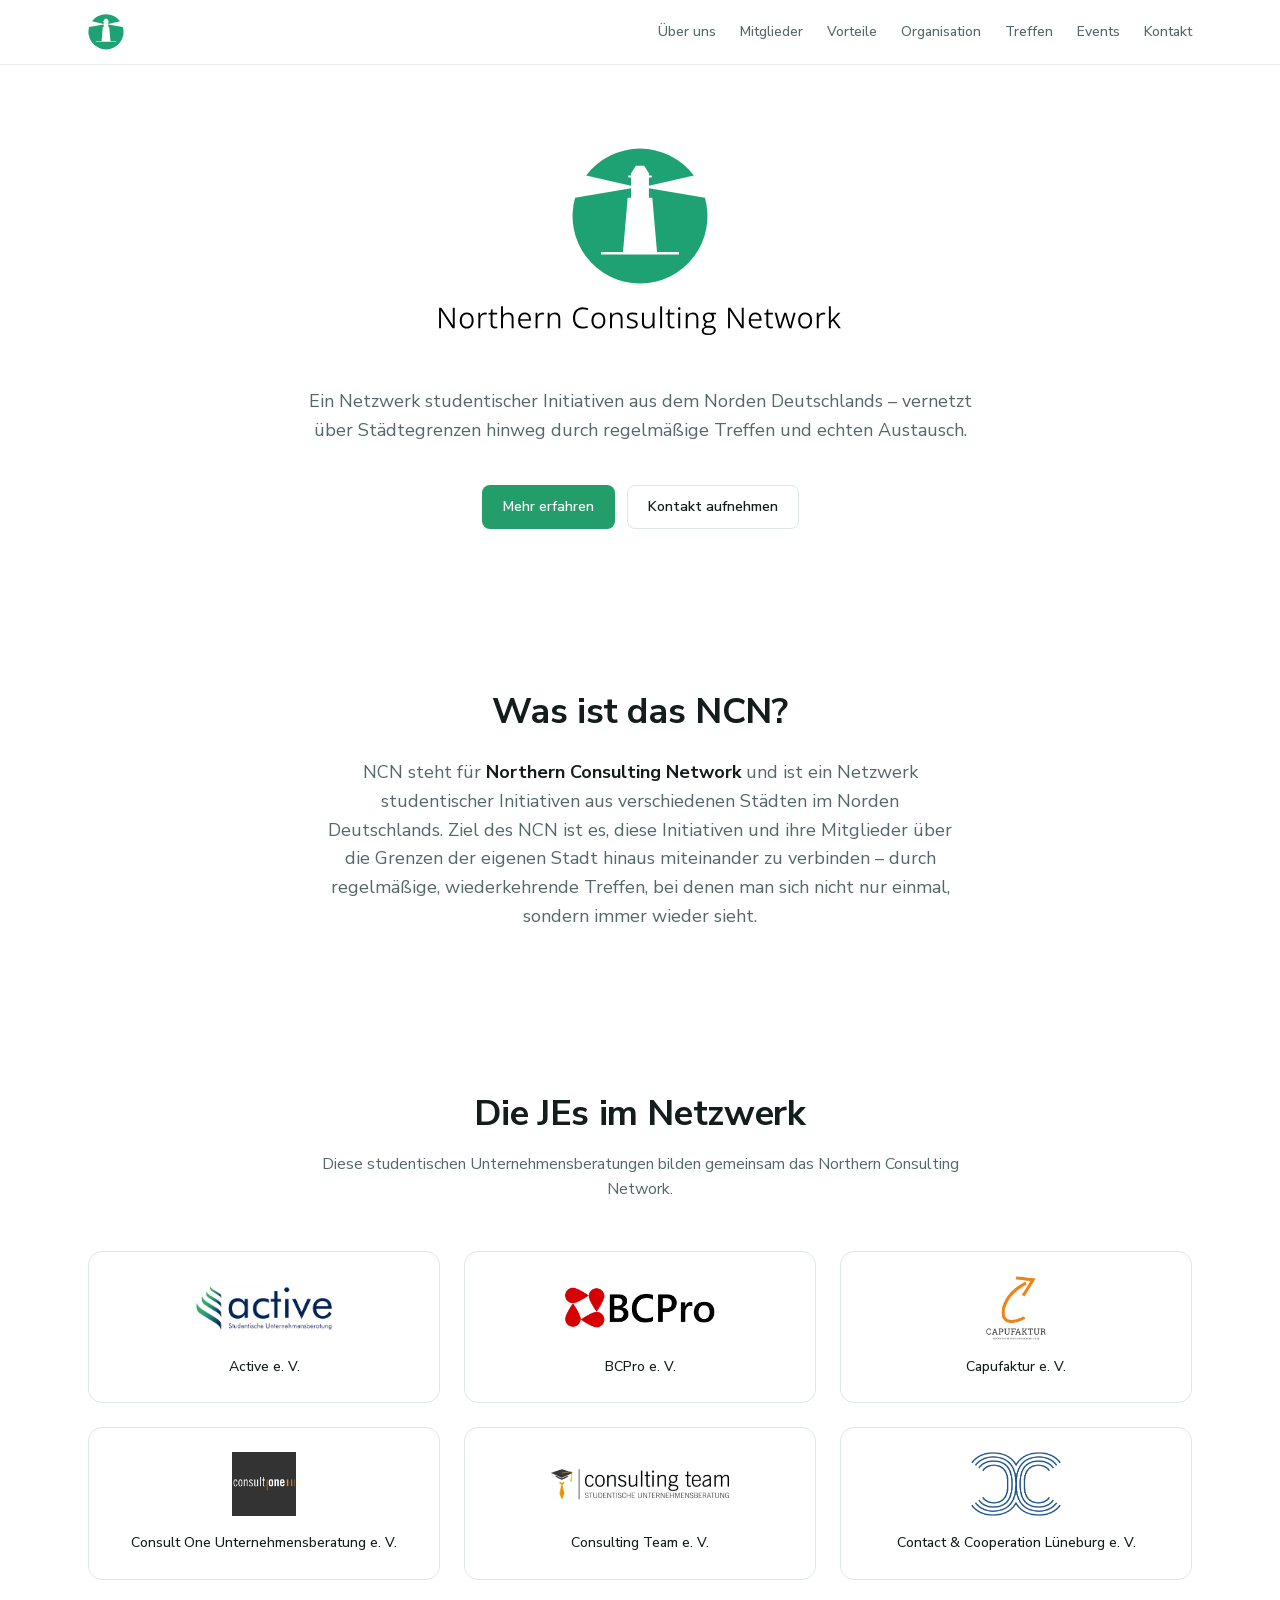
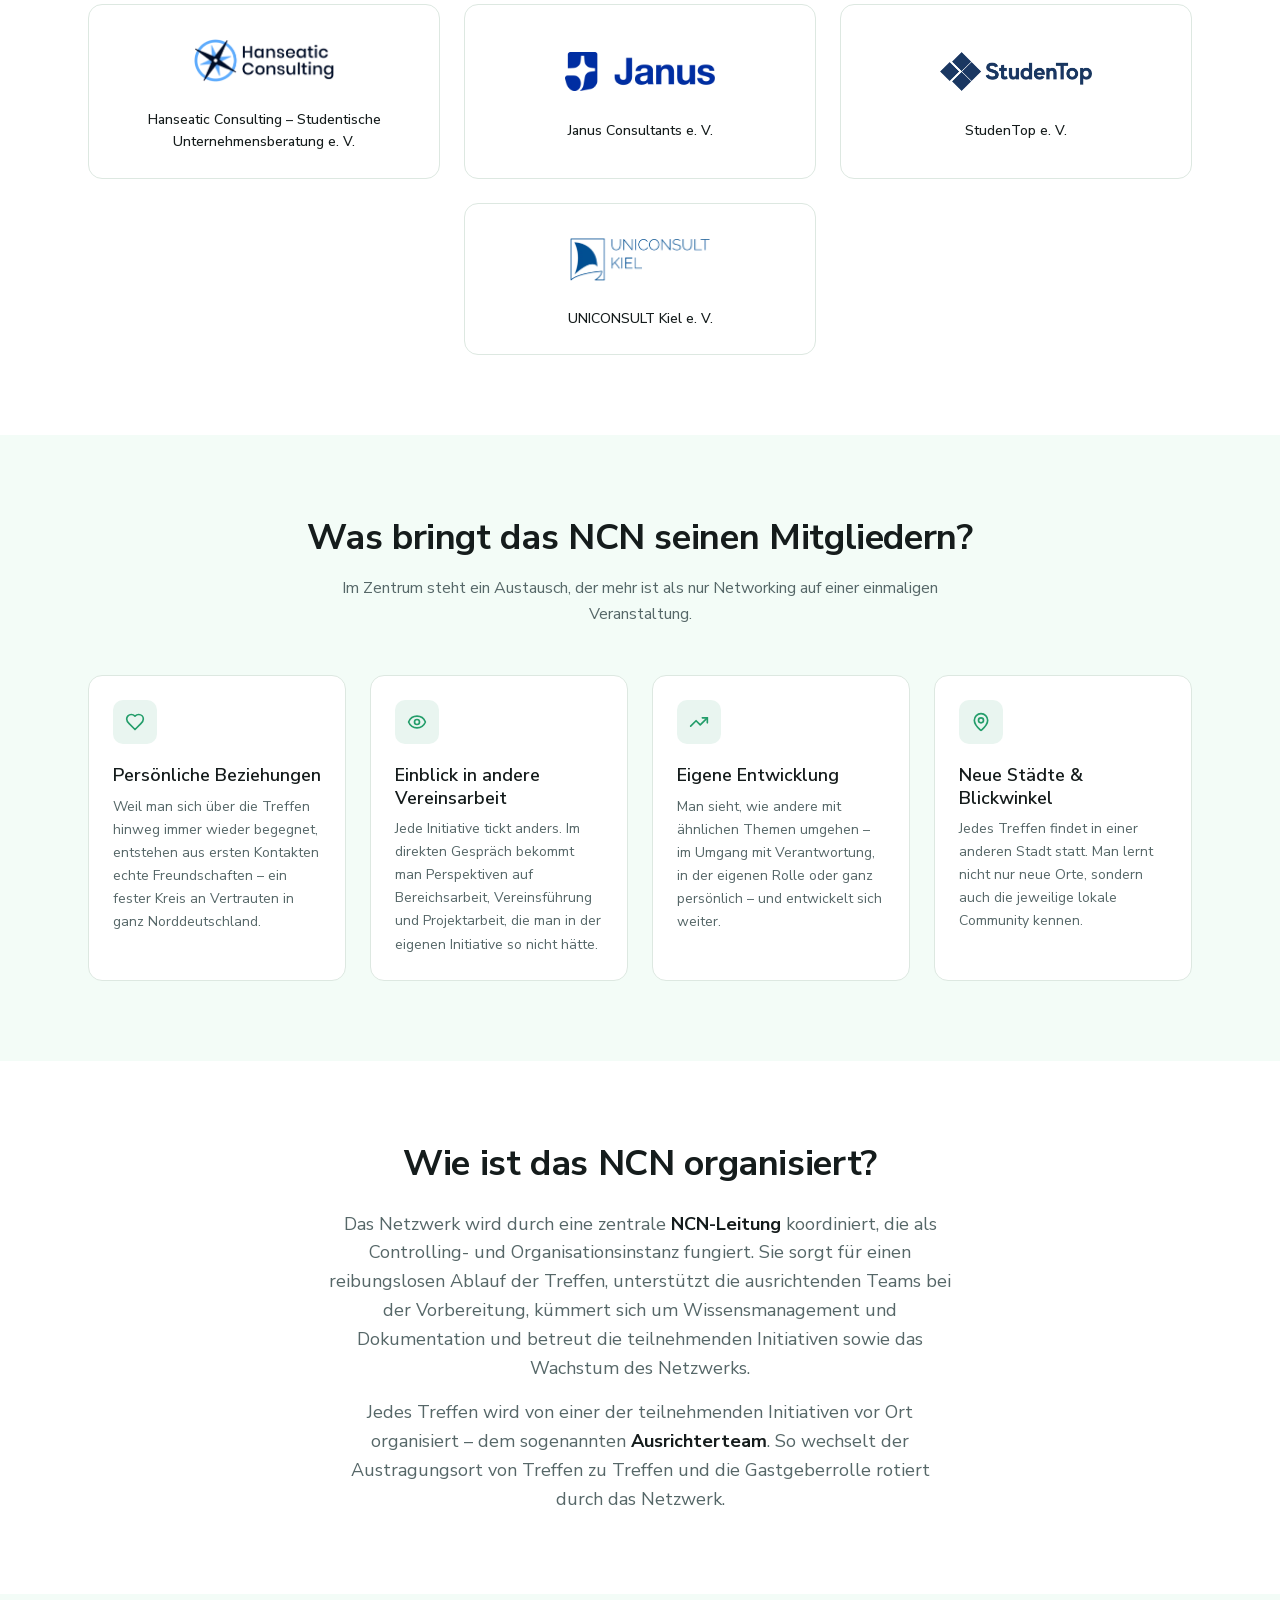
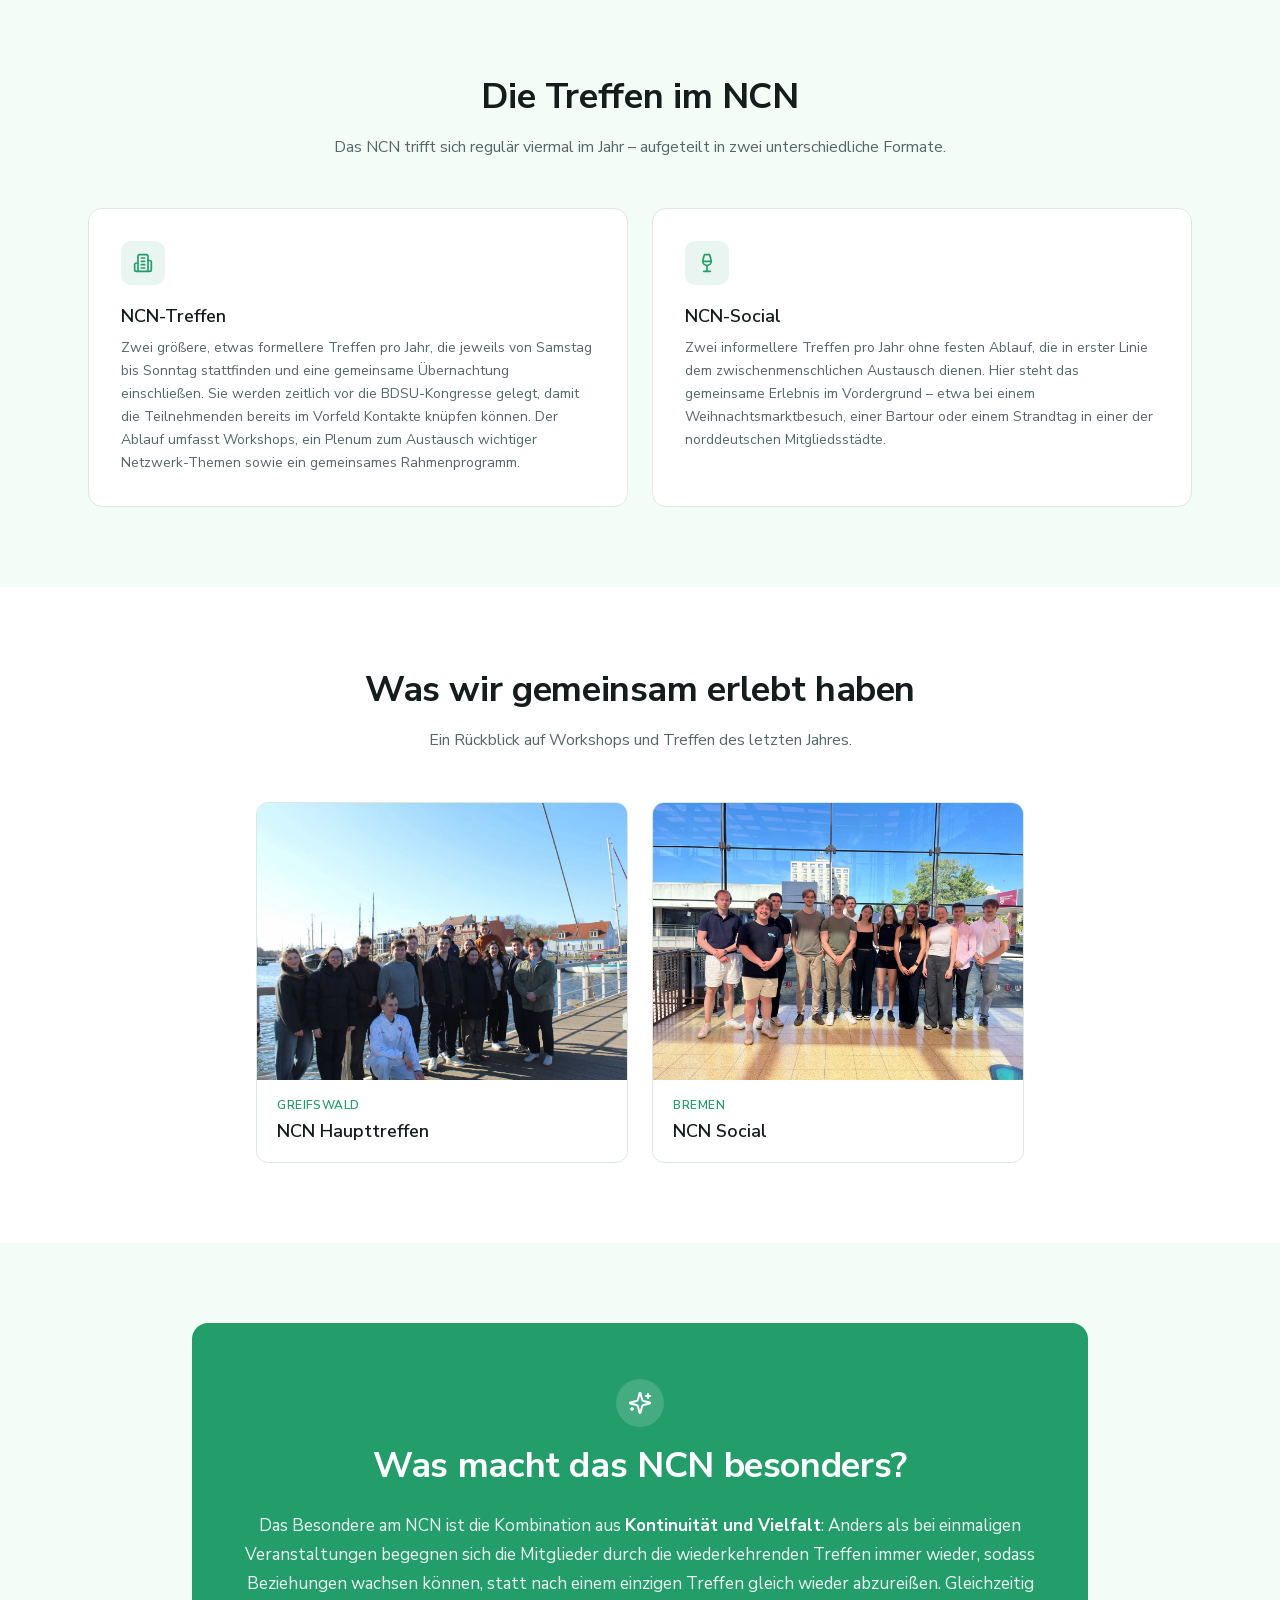
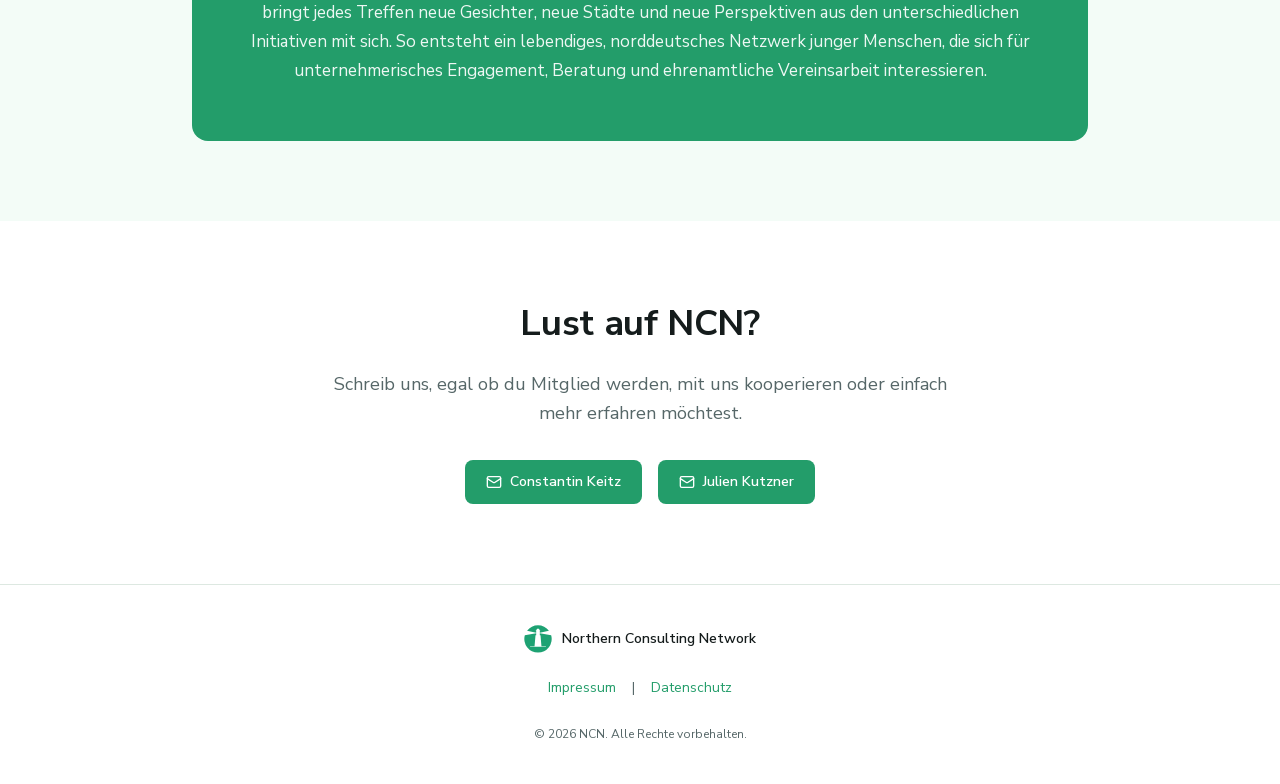
<file: index.html>
<!doctype html>
<html lang="de">
<head>
  <meta charset="utf-8">
  <meta name="viewport" content="width=device-width, initial-scale=1">
  <title>NCN – Northern Consulting Network</title>
  <meta name="description" content="Ein Netzwerk studentischer Initiativen aus dem Norden Deutschlands – vernetzt über Städtegrenzen hinweg durch regelmäßige Treffen und echten Austausch.">
  <meta name="theme-color" content="#239d6a">
  <meta property="og:title" content="NCN – Northern Consulting Network">
  <meta property="og:description" content="Ein Netzwerk studentischer Initiativen aus dem Norden Deutschlands.">
  <meta property="og:image" content="assets/logo/ncn-logo-schriftzug-1024.png">
  <meta property="og:type" content="website">
  <link rel="icon" type="image/svg+xml" href="assets/logo/ncn-logo.svg?v=cc4eda09">
  <link rel="icon" type="image/png" sizes="512x512" href="assets/logo/ncn-logo-512.png">
  <link rel="apple-touch-icon" href="assets/logo/ncn-logo-1024-weisser-hintergrund.png">
  <link rel="preload" href="assets/fonts/nunito-sans-latin.woff2" as="font" type="font/woff2" crossorigin>
  <link rel="stylesheet" href="styles.css">
</head>
<body>

<header class="header">
  <div class="container header__inner">
    <a class="header__logo" href="#top" aria-label="NCN – zum Seitenanfang">
      <img src="assets/logo/ncn-logo.svg?v=cc4eda09" alt="NCN Logo" width="36" height="36">
    </a>
    <nav class="nav" id="nav" aria-label="Hauptnavigation">
      <ul>
        <li><a href="#about">Über uns</a></li>
        <li><a href="#members">Mitglieder</a></li>
        <li><a href="#benefits">Vorteile</a></li>
        <li><a href="#organisation">Organisation</a></li>
        <li><a href="#meetings">Treffen</a></li>
        <li><a href="#events">Events</a></li>
        <li><a href="#contact">Kontakt</a></li>
      </ul>
    </nav>
    <button class="nav-toggle" aria-label="Menü öffnen" aria-expanded="false" aria-controls="nav"><span></span></button>
  </div>
</header>

<main>
  <!-- Hero -->
  <section class="hero" id="top">
    <div class="container">
      <h1><img class="hero__logo" src="assets/logo/ncn-logo-schriftzug.svg?v=cc4eda09" alt="NCN – Northern Consulting Network" width="418" height="226"></h1>
      <p>Ein Netzwerk studentischer Initiativen aus dem Norden Deutschlands – vernetzt über Städtegrenzen hinweg durch regelmäßige Treffen und echten Austausch.</p>
      <div class="hero__actions">
        <a class="btn btn--primary" href="#about">Mehr erfahren</a>
        <a class="btn btn--outline" href="#contact">Kontakt aufnehmen</a>
      </div>
    </div>
  </section>

  <!-- Über uns -->
  <section class="section" id="about">
    <div class="container narrow">
      <h2>Was ist das NCN?</h2>
      <p class="lead">NCN steht für <strong>Northern Consulting Network</strong> und ist ein Netzwerk studentischer Initiativen aus verschiedenen Städten im Norden Deutschlands. Ziel des NCN ist es, diese Initiativen und ihre Mitglieder über die Grenzen der eigenen Stadt hinaus miteinander zu verbinden – durch regelmäßige, wiederkehrende Treffen, bei denen man sich nicht nur einmal, sondern immer wieder sieht.</p>
    </div>
  </section>

  <!-- Mitglieder -->
  <section class="section" id="members">
    <div class="container">
      <div class="section-head">
        <h2>Die JEs im Netzwerk</h2>
        <p>Diese studentischen Unternehmensberatungen bilden gemeinsam das Northern Consulting Network.</p>
      </div>
      <div class="members">
        <a class="card member" href="https://www.active-bremen.de/" target="_blank" rel="noopener">
          <div class="member__logo"><img src="assets/logos/active.webp?v=7f52bd30" style="--h:44" alt="Active e. V. Logo" loading="lazy"></div>
          <p>Active e.&nbsp;V.</p>
        </a>
        <a class="card member" href="https://bcpro.de/" target="_blank" rel="noopener">
          <div class="member__logo"><img src="assets/logos/bcpro.webp?v=18778efe" style="--h:41" alt="BCPro e. V. Logo" loading="lazy"></div>
          <p>BCPro e.&nbsp;V.</p>
        </a>
        <a class="card member" href="https://www.capufaktur.de/" target="_blank" rel="noopener">
          <div class="member__logo"><img src="assets/logos/capufaktur.webp?v=cbca4695" style="--h:64" alt="Capufaktur e. V. Logo" loading="lazy"></div>
          <p>Capufaktur e.&nbsp;V.</p>
        </a>
        <a class="card member" href="https://consult-one.de/" target="_blank" rel="noopener">
          <div class="member__logo"><img src="assets/logos/consultone.webp?v=aee1ece2" style="--h:64" alt="Consult One Unternehmensberatung e. V. Logo" loading="lazy"></div>
          <p>Consult One Unternehmensberatung e.&nbsp;V.</p>
        </a>
        <a class="card member" href="https://www.consulting-team.eu/" target="_blank" rel="noopener">
          <div class="member__logo"><img src="assets/logos/consulting-team.webp?v=d029c0ea" style="--h:33" alt="Consulting Team e. V. Logo" loading="lazy"></div>
          <p>Consulting Team e.&nbsp;V.</p>
        </a>
        <a class="card member" href="https://www.contact-cooperation.de/" target="_blank" rel="noopener">
          <div class="member__logo"><img src="assets/logos/cc.webp?v=ea2e2847" style="--h:64" alt="Contact &amp; Cooperation Lüneburg e. V. Logo" loading="lazy"></div>
          <p>Contact &amp; Cooperation Lüneburg e.&nbsp;V.</p>
        </a>
        <a class="card member" href="https://hanseaticconsulting.de/" target="_blank" rel="noopener">
          <div class="member__logo"><img src="assets/logos/hanseatic.webp?v=c09eda58" style="--h:43" alt="Hanseatic Consulting – Studentische Unternehmensberatung e. V. Logo" loading="lazy"></div>
          <p>Hanseatic Consulting – Studentische Unternehmensberatung e.&nbsp;V.</p>
        </a>
        <a class="card member" href="https://janus-consultants.de/" target="_blank" rel="noopener">
          <div class="member__logo"><img src="assets/logos/janus.webp?v=9a06f813" style="--h:39" alt="Janus Consultants e. V. Logo" loading="lazy"></div>
          <p>Janus Consultants e.&nbsp;V.</p>
        </a>
        <a class="card member" href="https://studentop.de/" target="_blank" rel="noopener">
          <div class="member__logo"><img src="assets/logos/studentop.webp?v=fa76de7b" style="--h:39" alt="StudenTop e. V. Logo" loading="lazy"></div>
          <p>StudenTop e.&nbsp;V.</p>
        </a>
        <a class="card member" href="https://uniconsult-kiel.de/" target="_blank" rel="noopener">
          <div class="member__logo"><img src="assets/logos/uniconsult.webp?v=5b8a38c9" style="--h:43" alt="UNICONSULT Kiel e. V. Logo" loading="lazy"></div>
          <p>UNICONSULT Kiel e.&nbsp;V.</p>
        </a>
      </div>
    </div>
  </section>

  <!-- Vorteile -->
  <section class="section section--alt" id="benefits">
    <div class="container">
      <div class="section-head">
        <h2>Was bringt das NCN seinen Mitgliedern?</h2>
        <p>Im Zentrum steht ein Austausch, der mehr ist als nur Networking auf einer einmaligen Veranstaltung.</p>
      </div>
      <div class="benefits">
        <div class="card feature">
          <div class="feature__icon"><svg viewBox="0 0 24 24" fill="none" stroke="currentColor" stroke-width="2" stroke-linecap="round" stroke-linejoin="round" aria-hidden="true"><path d="M19 14c1.49-1.46 3-3.21 3-5.5A5.5 5.5 0 0 0 16.5 3c-1.76 0-3 .5-4.5 2-1.5-1.5-2.74-2-4.5-2A5.5 5.5 0 0 0 2 8.5c0 2.3 1.5 4.050 3 5.5l7 7Z"/></svg></div>
          <h3>Persönliche Beziehungen</h3>
          <p>Weil man sich über die Treffen hinweg immer wieder begegnet, entstehen aus ersten Kontakten echte Freundschaften – ein fester Kreis an Vertrauten in ganz Norddeutschland.</p>
        </div>
        <div class="card feature">
          <div class="feature__icon"><svg viewBox="0 0 24 24" fill="none" stroke="currentColor" stroke-width="2" stroke-linecap="round" stroke-linejoin="round" aria-hidden="true"><path d="M2.06 12.35a1 1 0 0 1 0-.7 10.75 10.75 0 0 1 19.88 0 1 1 0 0 1 0 .7 10.75 10.75 0 0 1-19.88 0"/><circle cx="12" cy="12" r="3"/></svg></div>
          <h3>Einblick in andere Vereinsarbeit</h3>
          <p>Jede Initiative tickt anders. Im direkten Gespräch bekommt man Perspektiven auf Bereichsarbeit, Vereinsführung und Projektarbeit, die man in der eigenen Initiative so nicht hätte.</p>
        </div>
        <div class="card feature">
          <div class="feature__icon"><svg viewBox="0 0 24 24" fill="none" stroke="currentColor" stroke-width="2" stroke-linecap="round" stroke-linejoin="round" aria-hidden="true"><path d="M16 7h6v6"/><path d="m22 7-8.5 8.5-5-5L2 17"/></svg></div>
          <h3>Eigene Entwicklung</h3>
          <p>Man sieht, wie andere mit ähnlichen Themen umgehen – im Umgang mit Verantwortung, in der eigenen Rolle oder ganz persönlich – und entwickelt sich weiter.</p>
        </div>
        <div class="card feature">
          <div class="feature__icon"><svg viewBox="0 0 24 24" fill="none" stroke="currentColor" stroke-width="2" stroke-linecap="round" stroke-linejoin="round" aria-hidden="true"><path d="M20 10c0 4.99-5.54 10.19-7.4 11.8a1 1 0 0 1-1.2 0C9.540 20.19 4 14.99 4 10a8 8 0 0 1 16 0"/><circle cx="12" cy="10" r="3"/></svg></div>
          <h3>Neue Städte &amp; Blickwinkel</h3>
          <p>Jedes Treffen findet in einer anderen Stadt statt. Man lernt nicht nur neue Orte, sondern auch die jeweilige lokale Community kennen.</p>
        </div>
      </div>
    </div>
  </section>

  <!-- Organisation -->
  <section class="section" id="organisation">
    <div class="container narrow">
      <h2>Wie ist das NCN organisiert?</h2>
      <p class="lead">Das Netzwerk wird durch eine zentrale <strong>NCN-Leitung</strong> koordiniert, die als Controlling- und Organisationsinstanz fungiert. Sie sorgt für einen reibungslosen Ablauf der Treffen, unterstützt die ausrichtenden Teams bei der Vorbereitung, kümmert sich um Wissensmanagement und Dokumentation und betreut die teilnehmenden Initiativen sowie das Wachstum des Netzwerks.</p>
      <p class="lead">Jedes Treffen wird von einer der teilnehmenden Initiativen vor Ort organisiert – dem sogenannten <strong>Ausrichterteam</strong>. So wechselt der Austragungsort von Treffen zu Treffen und die Gastgeberrolle rotiert durch das Netzwerk.</p>
    </div>
  </section>

  <!-- Treffen -->
  <section class="section section--alt" id="meetings">
    <div class="container">
      <div class="section-head">
        <h2>Die Treffen im NCN</h2>
        <p>Das NCN trifft sich regulär viermal im Jahr – aufgeteilt in zwei unterschiedliche Formate.</p>
      </div>
      <div class="meetings">
        <div class="card feature">
          <div class="feature__icon"><svg viewBox="0 0 24 24" fill="none" stroke="currentColor" stroke-width="2" stroke-linecap="round" stroke-linejoin="round" aria-hidden="true"><path d="M6 22V4a2 2 0 0 1 2-2h8a2 2 0 0 1 2 2v18Z"/><path d="M6 12H4a2 2 0 0 0-2 2v6a2 2 0 0 0 2 2h2"/><path d="M18 9h2a2 2 0 0 1 2 2v9a2 2 0 0 1-2 2h-2"/><path d="M10 6h4"/><path d="M10 10h4"/><path d="M10 14h4"/><path d="M10 18h4"/></svg></div>
          <h3>NCN-Treffen</h3>
          <p>Zwei größere, etwas formellere Treffen pro Jahr, die jeweils von Samstag bis Sonntag stattfinden und eine gemeinsame Übernachtung einschließen. Sie werden zeitlich vor die BDSU-Kongresse gelegt, damit die Teilnehmenden bereits im Vorfeld Kontakte knüpfen können. Der Ablauf umfasst Workshops, ein Plenum zum Austausch wichtiger Netzwerk-Themen sowie ein gemeinsames Rahmenprogramm.</p>
        </div>
        <div class="card feature">
          <div class="feature__icon"><svg viewBox="0 0 24 24" fill="none" stroke="currentColor" stroke-width="2" stroke-linecap="round" stroke-linejoin="round" aria-hidden="true"><path d="M8 22h8"/><path d="M7 10h10"/><path d="M12 15v7"/><path d="M12 15a5 5 0 0 0 5-5c0-2-.5-4-2-8H9c-1.5 4-2 6-2 8a5 5 0 0 0 5 5Z"/></svg></div>
          <h3>NCN-Social</h3>
          <p>Zwei informellere Treffen pro Jahr ohne festen Ablauf, die in erster Linie dem zwischenmenschlichen Austausch dienen. Hier steht das gemeinsame Erlebnis im Vordergrund – etwa bei einem Weihnachtsmarktbesuch, einer Bartour oder einem Strandtag in einer der norddeutschen Mitgliedsstädte.</p>
        </div>
      </div>
    </div>
  </section>

  <!-- Events -->
  <section class="section" id="events">
    <div class="container">
      <div class="section-head">
        <h2>Was wir gemeinsam erlebt haben</h2>
        <p>Ein Rückblick auf Workshops und Treffen des letzten Jahres.</p>
      </div>
      <div class="events">
        <article class="card event">
          <div class="event__img"><img src="assets/events/greifswald.webp" alt="NCN Haupttreffen" loading="lazy"></div>
          <div class="event__body">
            <p class="event__city">Greifswald</p>
            <h3>NCN Haupttreffen</h3>
          </div>
        </article>
        <article class="card event">
          <div class="event__img"><img src="assets/events/bremen.webp" alt="NCN Social" loading="lazy"></div>
          <div class="event__body">
            <p class="event__city">Bremen</p>
            <h3>NCN Social</h3>
          </div>
        </article>
      </div>
    </div>
  </section>

  <!-- Besonderheit -->
  <section class="section section--alt">
    <div class="container">
      <div class="special">
        <div class="special__icon"><svg viewBox="0 0 24 24" fill="none" stroke="currentColor" stroke-width="2" stroke-linecap="round" stroke-linejoin="round" aria-hidden="true"><path d="M9.94 15.5A2 2 0 0 0 8.5 14.06l-6.14-1.58a.5.5 0 0 1 0-.96L8.5 9.94A2 2 0 0 0 9.94 8.5l1.58-6.14a.5.5 0 0 1 .96 0L14.06 8.5A2 2 0 0 0 15.5 9.94l6.14 1.58a.5.5 0 0 1 0 .96L15.5 14.06a2 2 0 0 0-1.44 1.44l-1.58 6.14a.5.5 0 0 1-.96 0z"/><path d="M20 3v4"/><path d="M22 5h-4"/><path d="M4 17v2"/><path d="M5 18H3"/></svg></div>
        <h2>Was macht das NCN besonders?</h2>
        <p>Das Besondere am NCN ist die Kombination aus <strong>Kontinuität und Vielfalt</strong>: Anders als bei einmaligen Veranstaltungen begegnen sich die Mitglieder durch die wiederkehrenden Treffen immer wieder, sodass Beziehungen wachsen können, statt nach einem einzigen Treffen gleich wieder abzureißen. Gleichzeitig bringt jedes Treffen neue Gesichter, neue Städte und neue Perspektiven aus den unterschiedlichen Initiativen mit sich. So entsteht ein lebendiges, norddeutsches Netzwerk junger Menschen, die sich für unternehmerisches Engagement, Beratung und ehrenamtliche Vereinsarbeit interessieren.</p>
      </div>
    </div>
  </section>

  <!-- Kontakt -->
  <section class="section" id="contact">
    <div class="container narrow">
      <h2>Lust auf NCN?</h2>
      <p class="lead">Schreib uns, egal ob du Mitglied werden, mit uns kooperieren oder einfach mehr erfahren möchtest.</p>
      <div class="contact__actions">
        <a class="btn btn--primary" href="mailto:constantin.keitz@bcpro.de">
          <svg viewBox="0 0 24 24" fill="none" stroke="currentColor" stroke-width="2" stroke-linecap="round" stroke-linejoin="round" aria-hidden="true"><path d="m22 7-8.991 5.727a2 2 0 0 1-2.009 0L2 7"/><rect x="2" y="4" width="20" height="16" rx="2"/></svg>
          Constantin Keitz
        </a>
        <a class="btn btn--primary" href="mailto:julien-finley.kutzner@bcpro.de">
          <svg viewBox="0 0 24 24" fill="none" stroke="currentColor" stroke-width="2" stroke-linecap="round" stroke-linejoin="round" aria-hidden="true"><path d="m22 7-8.991 5.727a2 2 0 0 1-2.009 0L2 7"/><rect x="2" y="4" width="20" height="16" rx="2"/></svg>
          Julien Kutzner
        </a>
      </div>
    </div>
  </section>
</main>

<footer class="footer">
  <div class="container">
    <div class="footer__brand"><img src="assets/logo/ncn-logo.svg?v=cc4eda09" alt="" width="28" height="28"><span>Northern Consulting Network</span></div>
    <div class="footer__links"><a href="impressum.html">Impressum</a><span>|</span><a href="datenschutz.html">Datenschutz</a></div>
    <p class="footer__copy">© <span id="year">2026</span> NCN. Alle Rechte vorbehalten.</p>
  </div>
</footer>

<script src="main.js"></script>
</body>
</html>
</file>
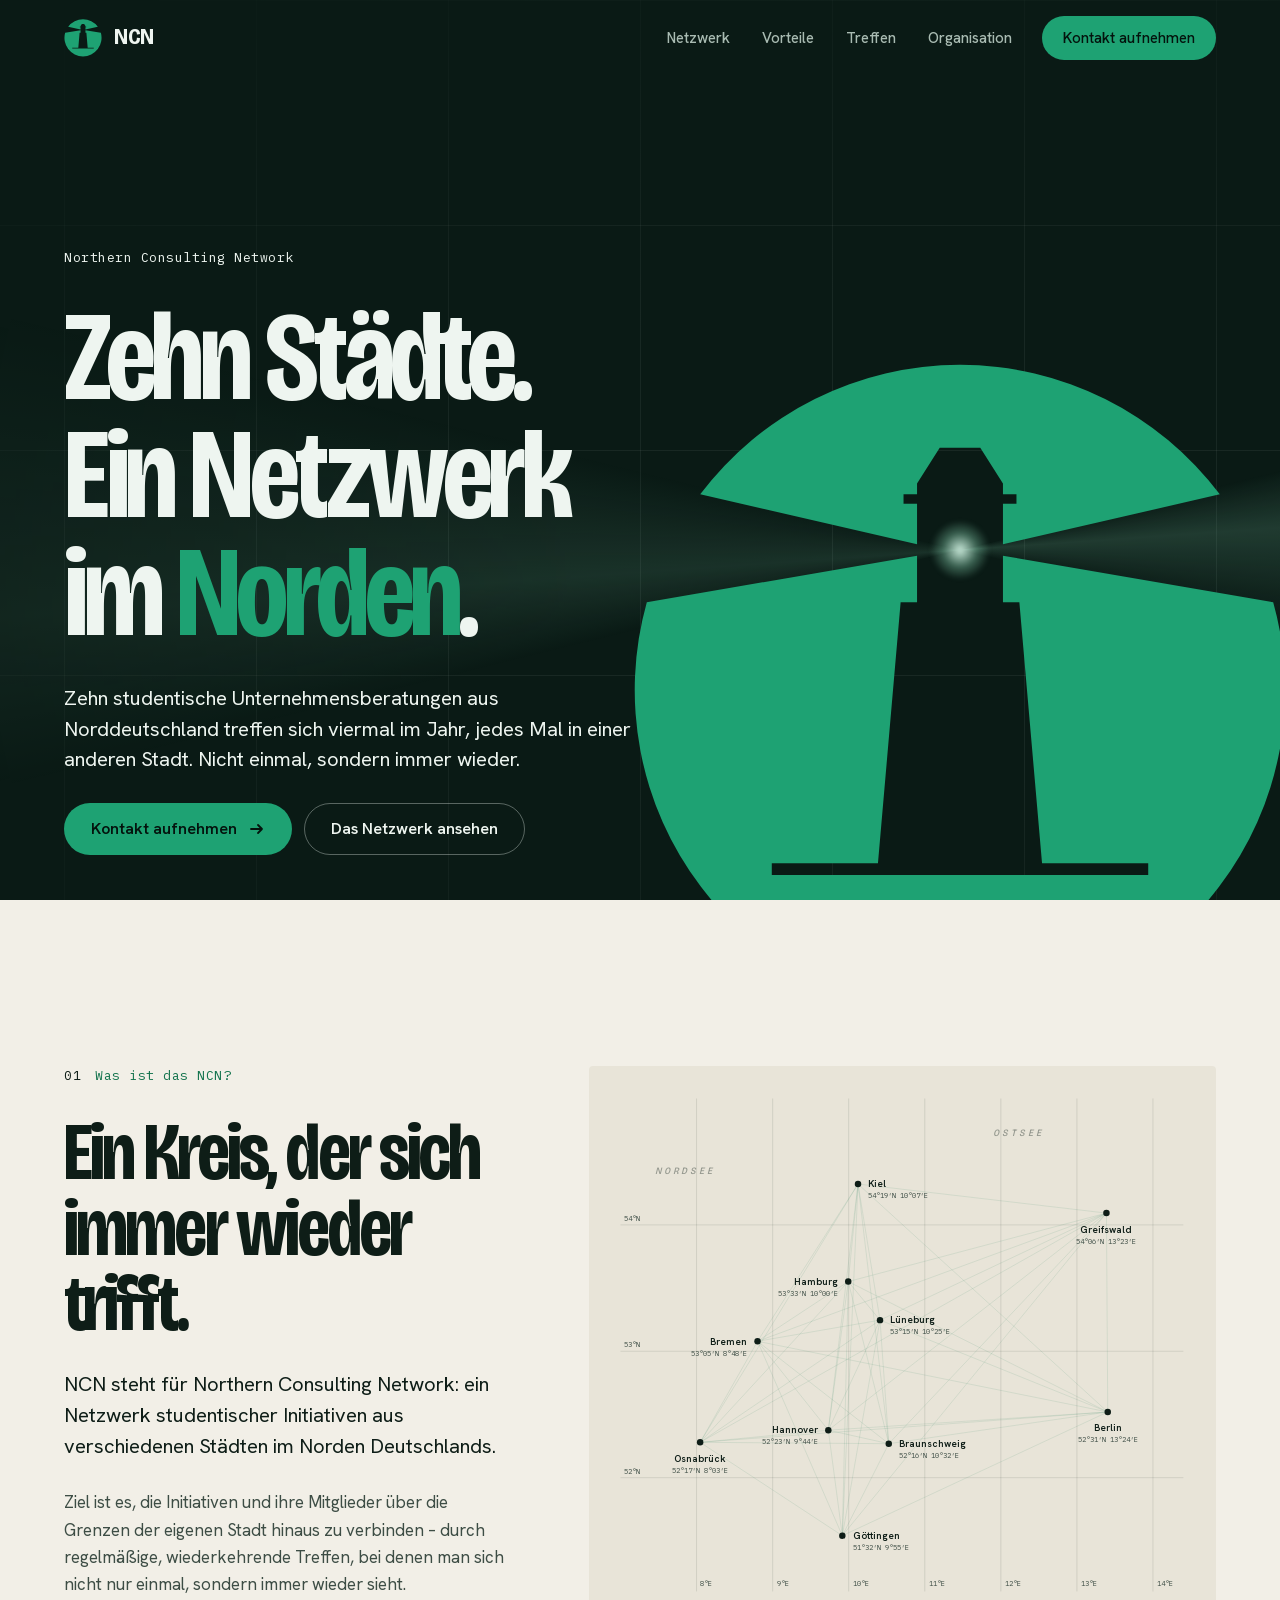
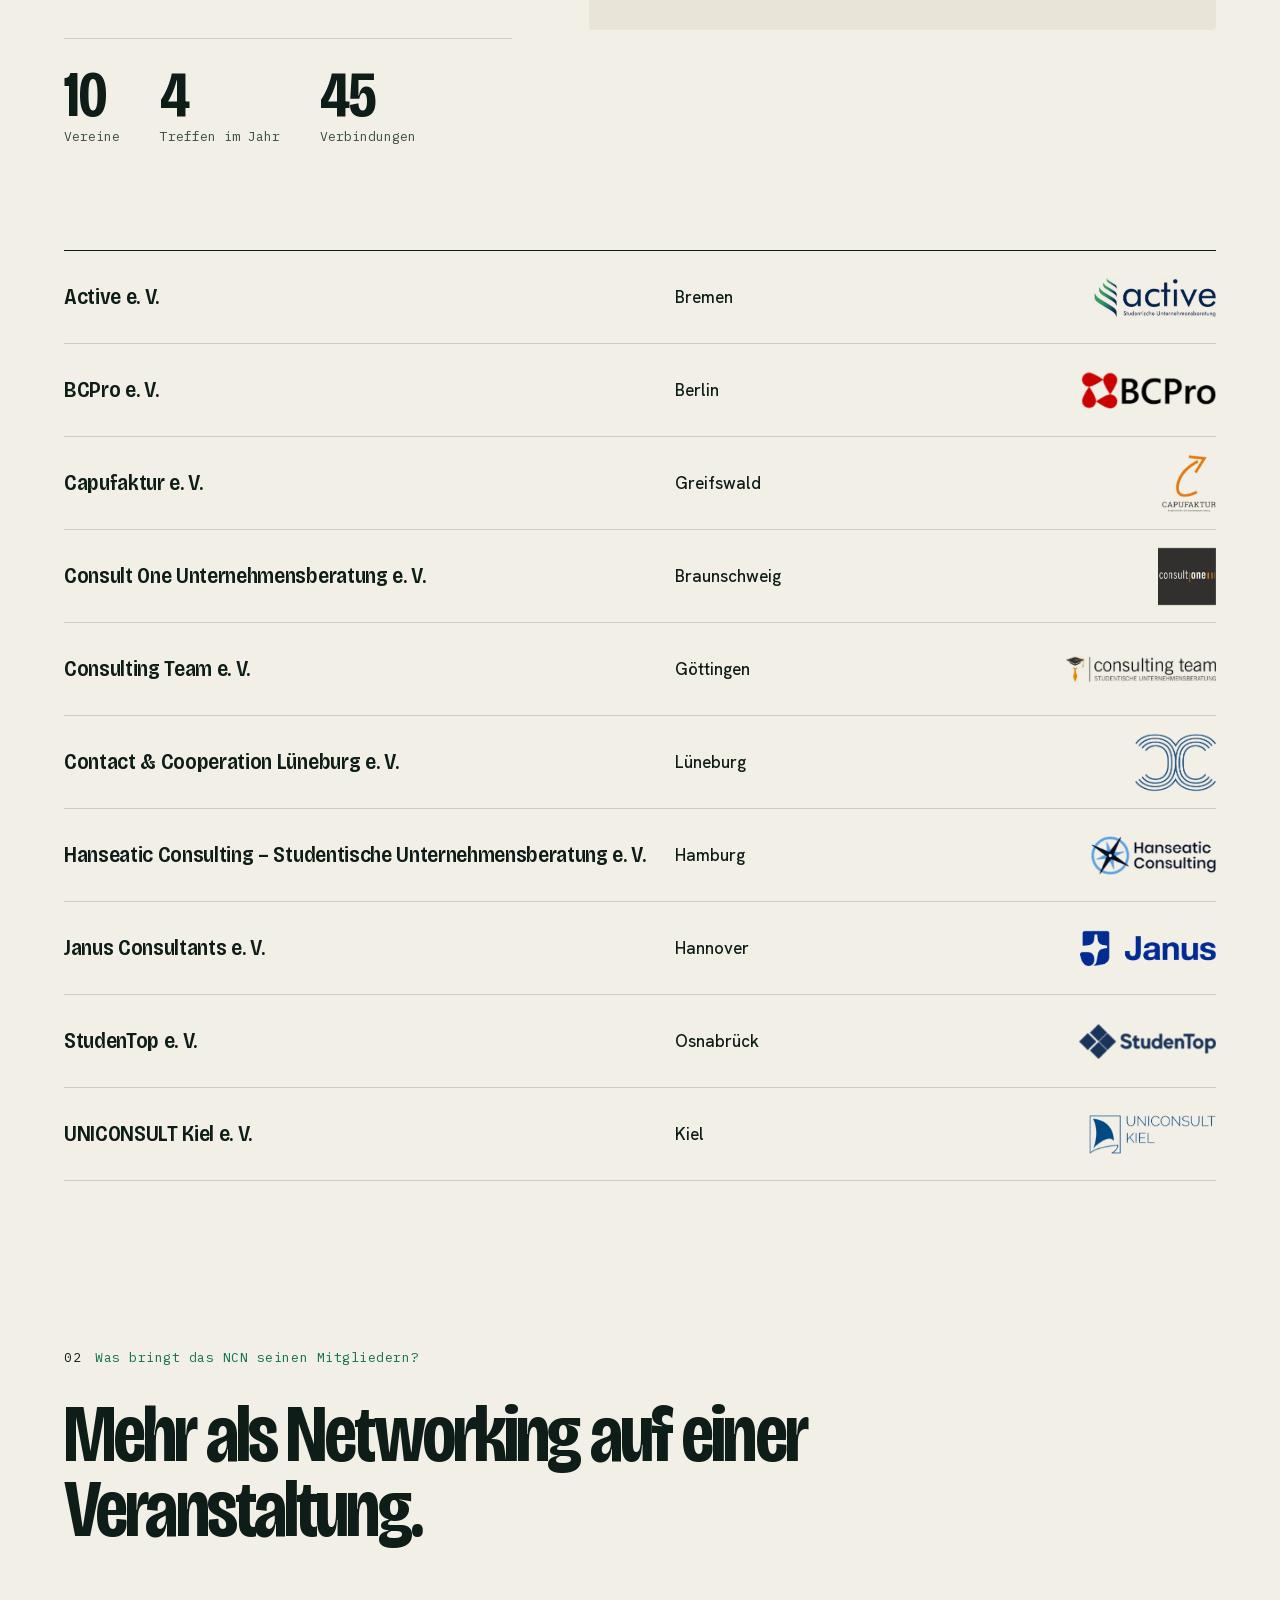
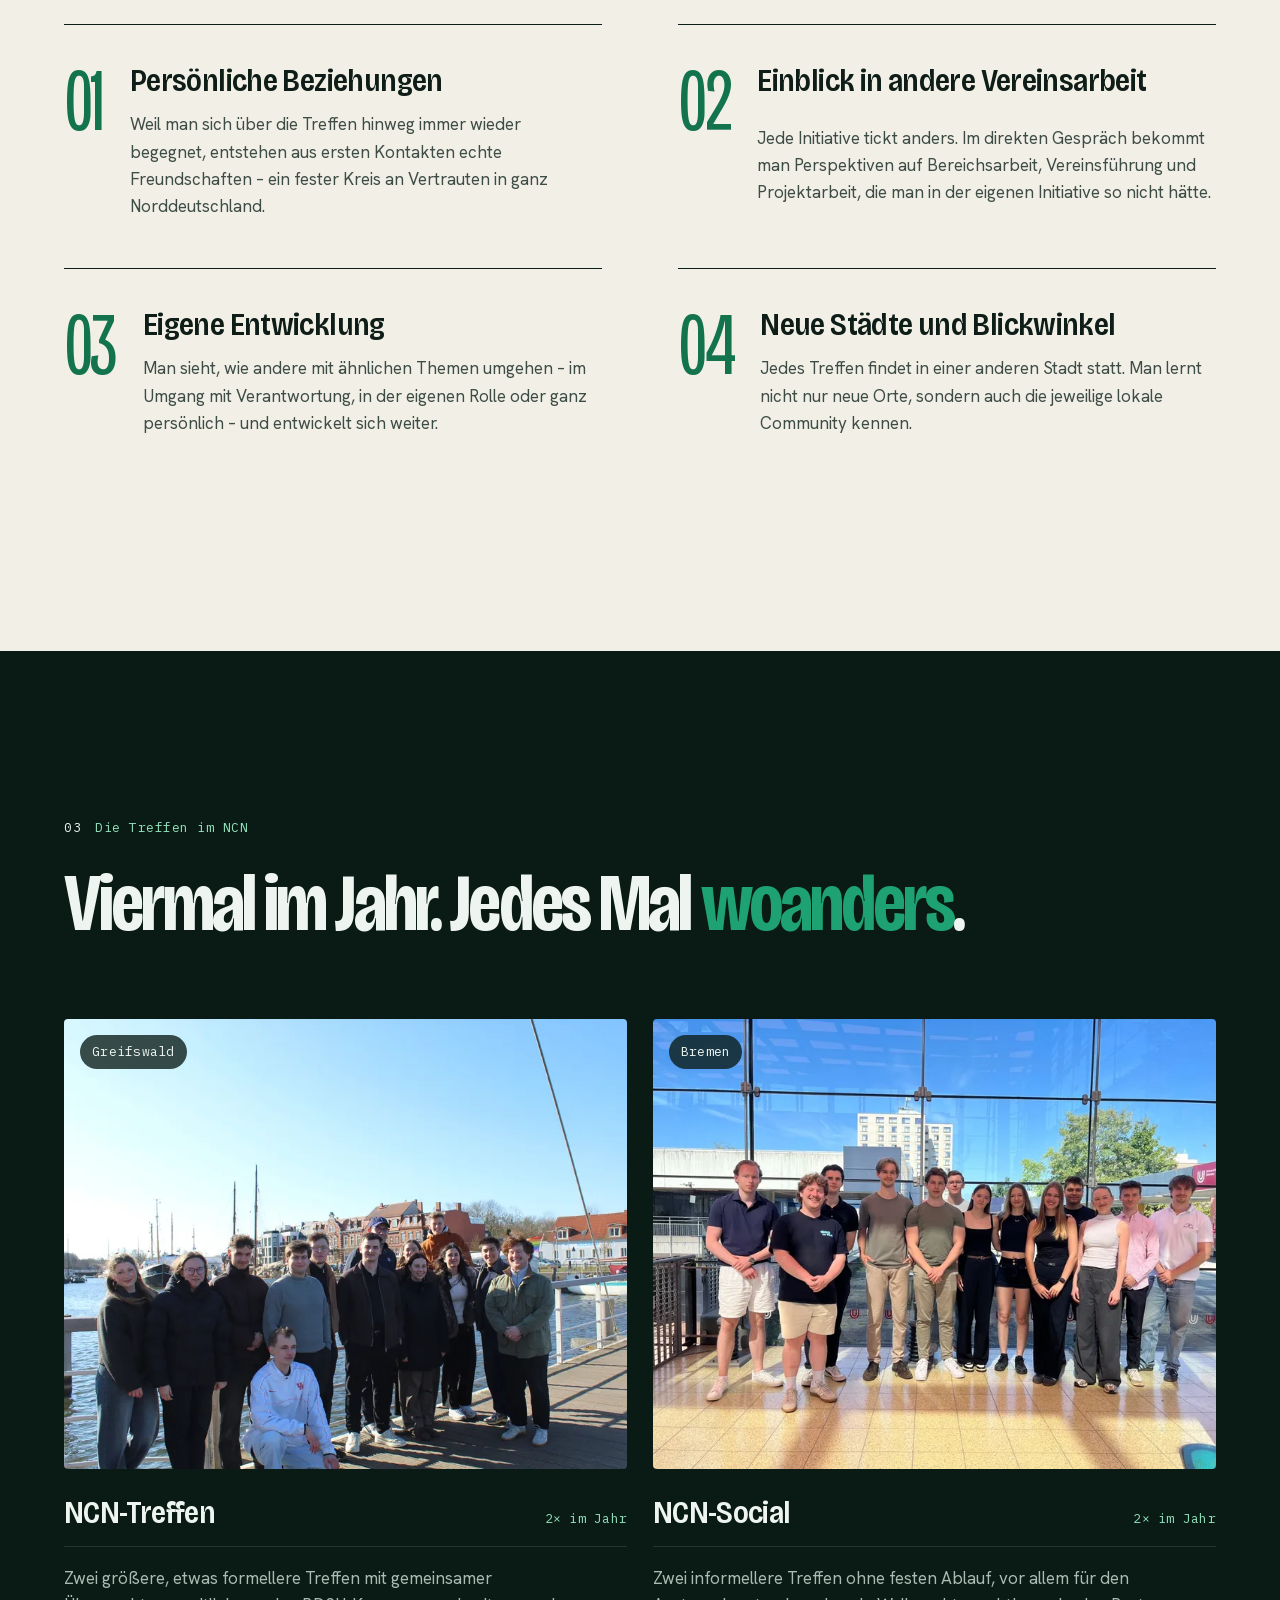
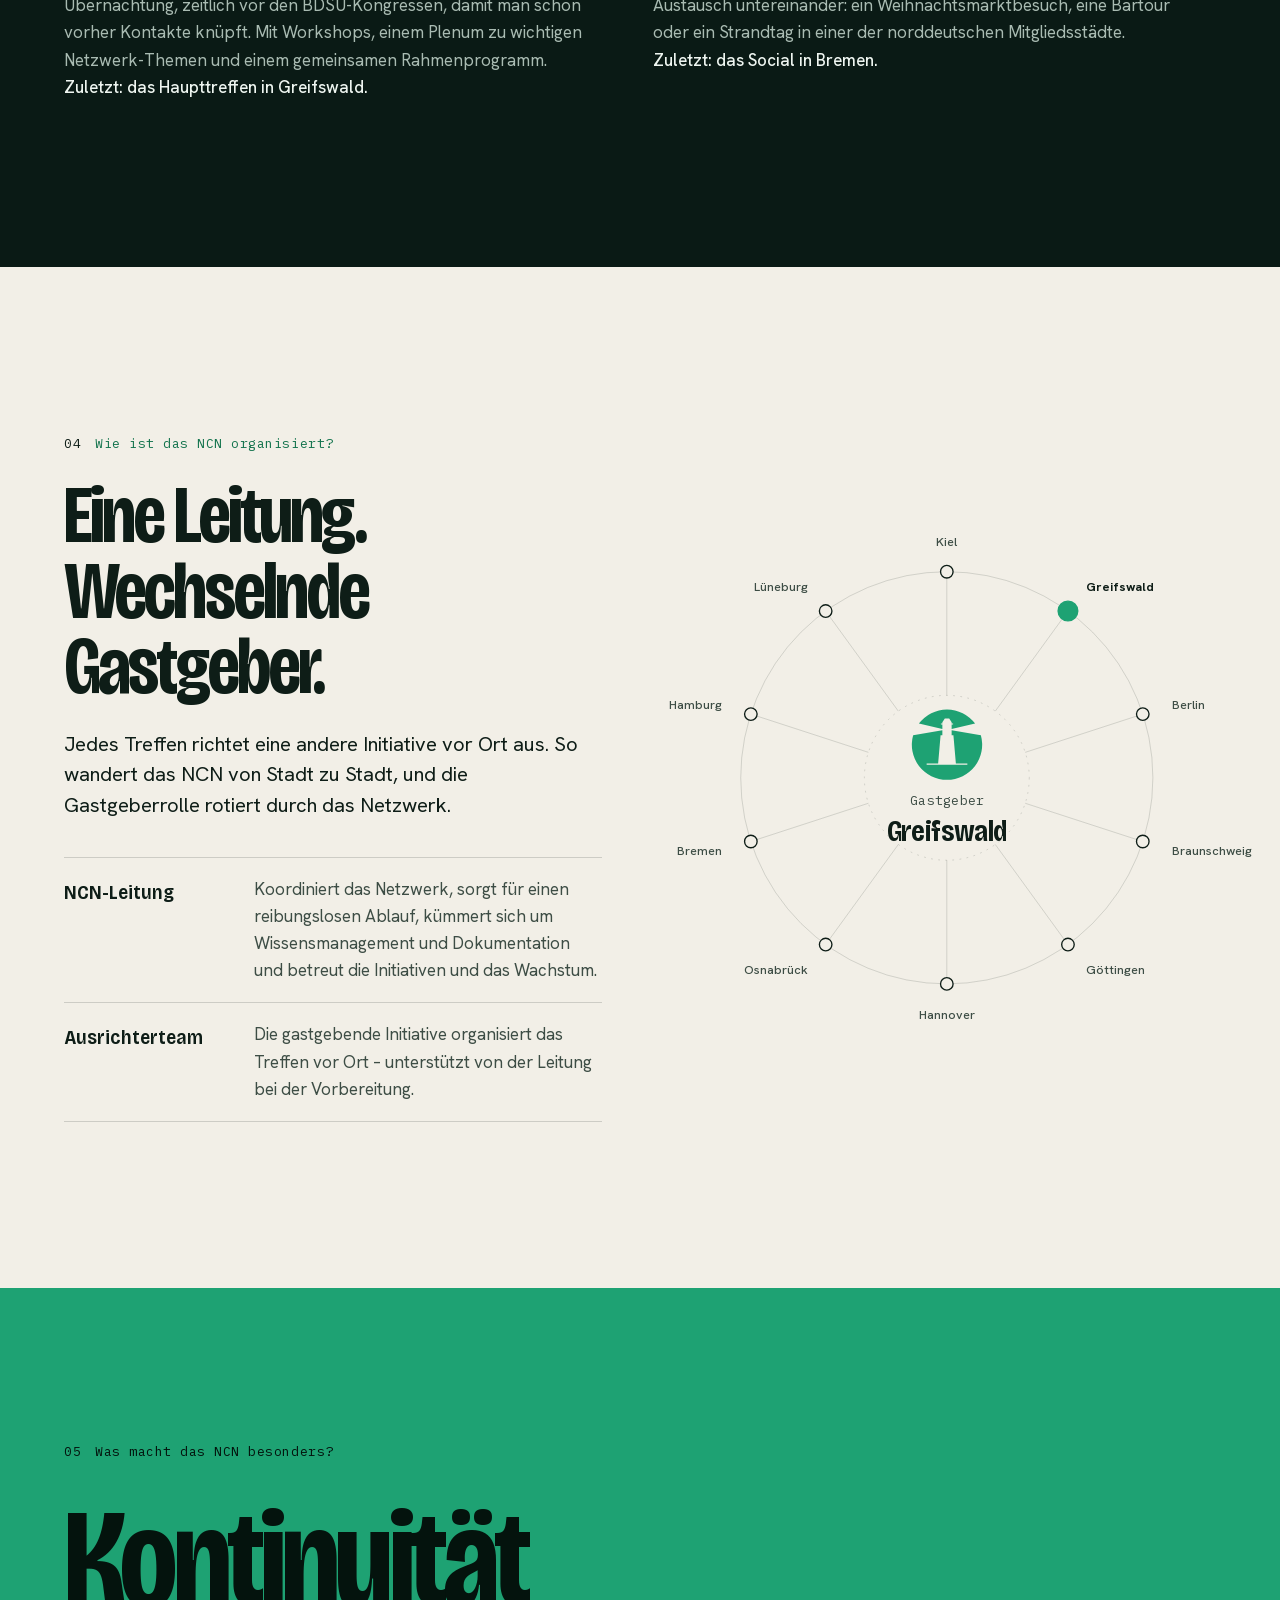
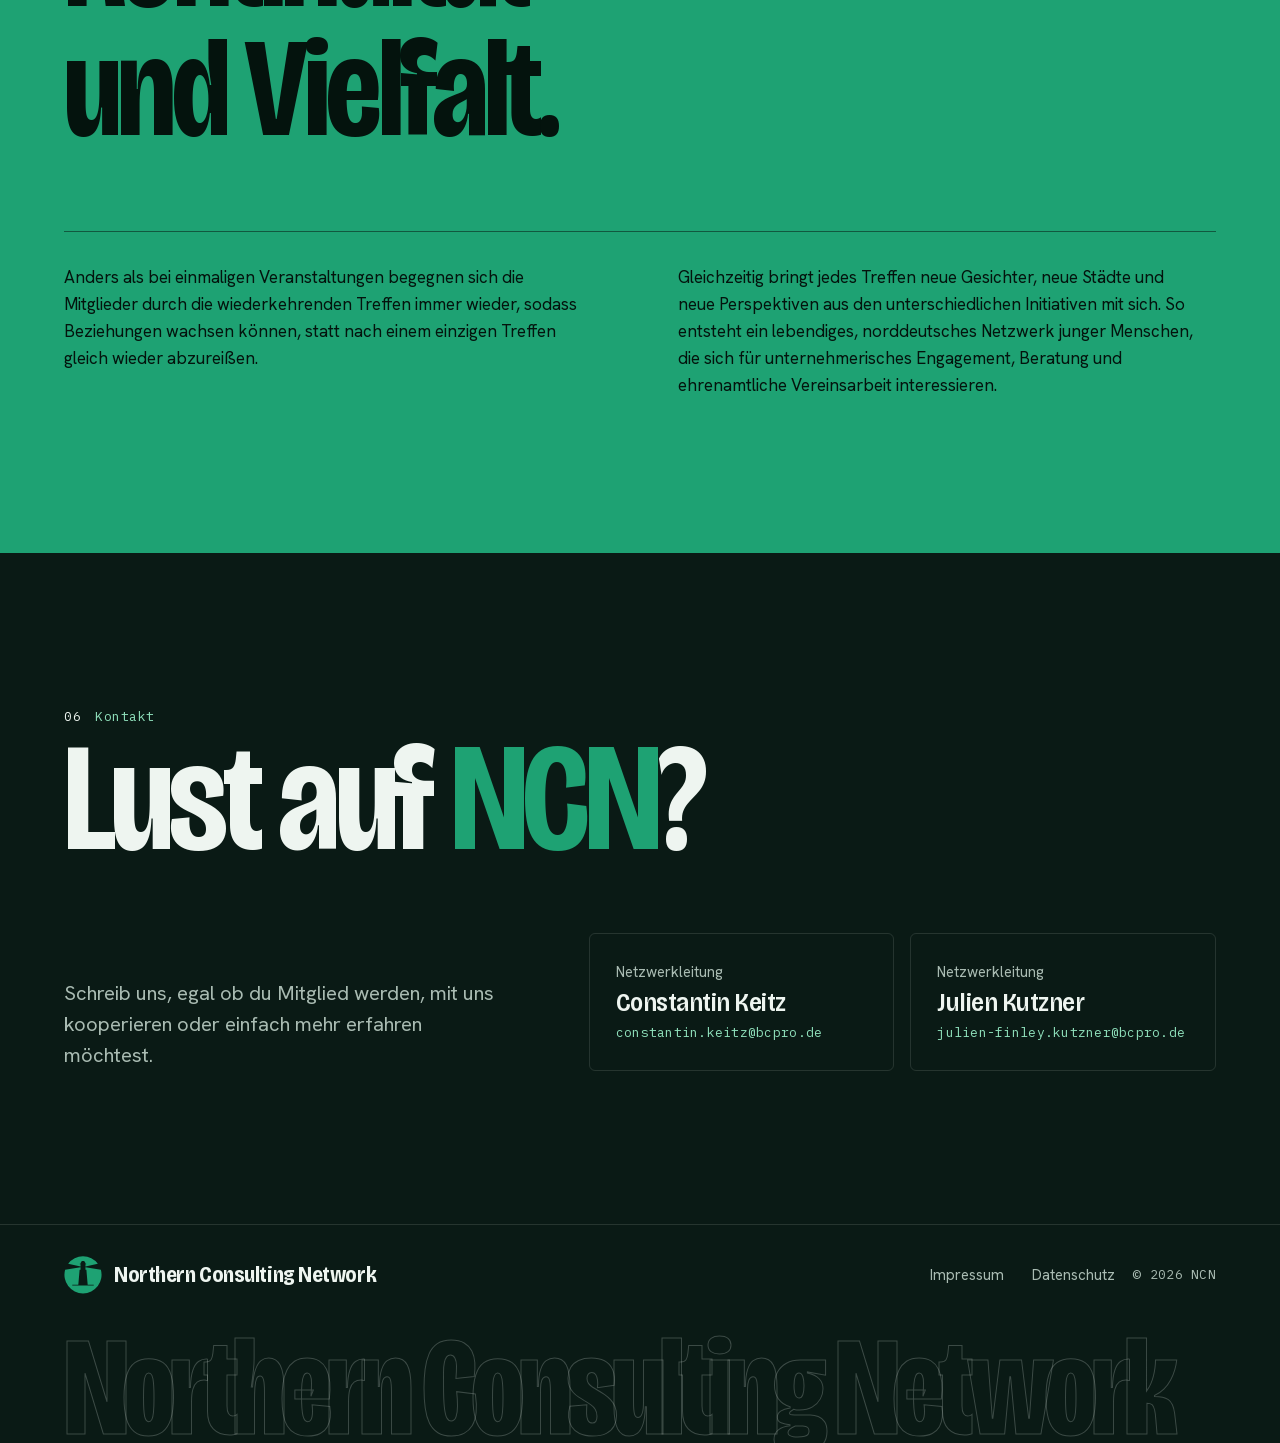
<file: v2/index.html>
<!doctype html>
<html lang="de">
<head>
<meta charset="utf-8">
<meta name="viewport" content="width=device-width, initial-scale=1, viewport-fit=cover">
<meta name="robots" content="noindex, nofollow">
<title>NCN – Northern Consulting Network: zehn studentische Unternehmensberatungen im Norden</title>
<meta name="description" content="Das Northern Consulting Network verbindet zehn studentische Unternehmensberatungen aus Norddeutschland. Viermal im Jahr treffen sie sich, jedes Mal in einer anderen Stadt.">
<meta property="og:type" content="website">
<meta property="og:title" content="NCN – Northern Consulting Network">
<meta property="og:description" content="Zehn Städte. Ein Netzwerk im Norden.">
<meta property="og:image" content="share.jpg">
<meta name="twitter:card" content="summary_large_image">
<link rel="icon" href="assets/logo/ncn-logo.svg" type="image/svg+xml">
<link rel="apple-touch-icon" href="assets/logo/ncn-logo-1024-weisser-hintergrund.png">
<meta name="theme-color" content="#0a1a15">
<link rel="preload" href="assets/fonts/bricolage-latin.woff2" as="font" type="font/woff2" crossorigin>
<link rel="preload" href="assets/fonts/hanken-grotesk-latin.woff2" as="font" type="font/woff2" crossorigin>
<link rel="stylesheet" href="assets/site.css?v=ffa34dd1">
</head>
<body>
<a class="skip" href="#netzwerk">Zum Inhalt</a>

<header class="top" id="top-bar">
  <div class="wrap top__bar">
    <a class="brand" href="#start"><img src="assets/logo/ncn-logo.svg" alt="" width="38" height="38">NCN</a>
    <nav class="menu" id="menu" aria-label="Hauptnavigation">
      <a href="#netzwerk">Netzwerk</a>
      <a href="#vorteile">Vorteile</a>
      <a href="#treffen">Treffen</a>
      <a href="#organisation">Organisation</a>
      <a class="btn btn--light" href="mailto:constantin.keitz@bcpro.de,julien-finley.kutzner@bcpro.de?subject=NCN">Kontakt aufnehmen</a>
    </nav>
    <button class="burger" type="button" aria-expanded="false" aria-controls="menu" aria-label="Menü öffnen"><span></span></button>
  </div>
</header>

<main>
  <!-- 1 · Leuchtfeuer -->
  <section class="hero night" id="start" aria-labelledby="hero-h">
    <div class="hero__grid" aria-hidden="true"></div>
    <div class="lighthouse" aria-hidden="true">
      <div class="beam"></div><div class="lamp"></div>
      <img src="assets/logo/ncn-logo.svg" alt="" width="760" height="760">
    </div>
    <div class="wrap hero__body">
      <p class="kicker fade-in"><b>Northern Consulting Network</b></p>
      <h1 class="display rise" id="hero-h"><span><span>Zehn Städte.</span></span><span><span>Ein Netzwerk</span></span><span><span>im <span class="green">Norden</span>.</span></span></h1>
      <div class="hero__foot fade-in">
        <div>
          <p class="lead hero__lead">Zehn studentische Unternehmensberatungen aus Norddeutschland treffen sich viermal im Jahr, jedes Mal in einer anderen Stadt. Nicht einmal, sondern immer wieder.</p>
          <div class="hero__actions">
            <a class="btn btn--light" href="mailto:constantin.keitz@bcpro.de,julien-finley.kutzner@bcpro.de?subject=NCN">Kontakt aufnehmen <svg viewBox="0 0 16 16" aria-hidden="true"><path d="M2 8h11M9 4l4 4-4 4" fill="none" stroke="currentColor" stroke-width="1.8" stroke-linecap="round" stroke-linejoin="round"/></svg></a>
            <a class="btn btn--ghost" href="#netzwerk">Das Netzwerk ansehen</a>
          </div>
        </div>
      </div>
    </div>
  </section>

  <!-- 2 · Seekarte -->
  <section class="sec" id="netzwerk" aria-labelledby="netzwerk-h">
    <div class="wrap">
      <div class="net">
        <div class="net__text">
          <p class="kicker"><b>01</b><span>Was ist das NCN?</span></p>
          <h2 class="display h2" id="netzwerk-h">Ein Kreis, der sich immer wieder trifft.</h2>
          <p class="lead">NCN steht für Northern Consulting Network: ein Netzwerk studentischer Initiativen aus verschiedenen Städten im Norden Deutschlands.</p>
          <p class="soft">Ziel ist es, die Initiativen und ihre Mitglieder über die Grenzen der eigenen Stadt hinaus zu verbinden – durch regelmäßige, wiederkehrende Treffen, bei denen man sich nicht nur einmal, sondern immer wieder sieht.</p>
          <dl class="facts">
            <div><dt>Vereine</dt><dd>10</dd></div>
            <div><dt>Treffen im Jahr</dt><dd>4</dd></div>
            <div><dt>Verbindungen</dt><dd>45</dd></div>
          </dl>
        </div>
        <figure class="chart">
          <svg viewBox="-10 -10 888 790" aria-labelledby="chart-t">
          <title id="chart-t">Seekarte Norddeutschlands mit den zehn Städten der NCN-Mitgliedsvereine, jede mit jeder verbunden</title>
          <line class="grat" x1="0" y1="584.6" x2="867.8" y2="584.6"/><text class="grat-label" x="6" y="578.6">52°N</text><line class="grat" x1="0" y1="389.7" x2="867.8" y2="389.7"/><text class="grat-label" x="6" y="383.7">53°N</text><line class="grat" x1="0" y1="194.9" x2="867.8" y2="194.9"/><text class="grat-label" x="6" y="188.9">54°N</text><line class="grat" x1="117.3" y1="0" x2="117.3" y2="760"/><text class="grat-label" x="123.3" y="752">8°E</text><line class="grat" x1="234.6" y1="0" x2="234.6" y2="760"/><text class="grat-label" x="240.6" y="752">9°E</text><line class="grat" x1="351.8" y1="0" x2="351.8" y2="760"/><text class="grat-label" x="357.8" y="752">10°E</text><line class="grat" x1="469.1" y1="0" x2="469.1" y2="760"/><text class="grat-label" x="475.1" y="752">11°E</text><line class="grat" x1="586.4" y1="0" x2="586.4" y2="760"/><text class="grat-label" x="592.4" y="752">12°E</text><line class="grat" x1="703.7" y1="0" x2="703.7" y2="760"/><text class="grat-label" x="709.7" y="752">13°E</text><line class="grat" x1="820.9" y1="0" x2="820.9" y2="760"/><text class="grat-label" x="826.9" y="752">14°E</text>
          <text class="sea" x="52.8" y="116.9">NORDSEE</text><text class="sea" x="574.7" y="58.5">OSTSEE</text>
          <line class="link" data-a="kiel" data-b="greifswald" x1="366.2" y1="131.9" x2="749.2" y2="176.7"/><line class="link" data-a="kiel" data-b="hamburg" x1="366.2" y1="131.9" x2="351.1" y2="282.3"/><line class="link" data-a="kiel" data-b="lueneburg" x1="366.2" y1="131.9" x2="400.1" y2="341.7"/><line class="link" data-a="kiel" data-b="bremen" x1="366.2" y1="131.9" x2="211.3" y2="374.3"/><line class="link" data-a="kiel" data-b="berlin" x1="366.2" y1="131.9" x2="751.2" y2="483.3"/><line class="link" data-a="kiel" data-b="hannover" x1="366.2" y1="131.9" x2="320.4" y2="511.4"/><line class="link" data-a="kiel" data-b="osnabrueck" x1="366.2" y1="131.9" x2="122.8" y2="530.1"/><line class="link" data-a="kiel" data-b="braunschweig" x1="366.2" y1="131.9" x2="413.6" y2="532.2"/><line class="link" data-a="kiel" data-b="goettingen" x1="366.2" y1="131.9" x2="342.0" y2="674.0"/><line class="link" data-a="greifswald" data-b="hamburg" x1="749.2" y1="176.7" x2="351.1" y2="282.3"/><line class="link" data-a="greifswald" data-b="lueneburg" x1="749.2" y1="176.7" x2="400.1" y2="341.7"/><line class="link" data-a="greifswald" data-b="bremen" x1="749.2" y1="176.7" x2="211.3" y2="374.3"/><line class="link" data-a="greifswald" data-b="berlin" x1="749.2" y1="176.7" x2="751.2" y2="483.3"/><line class="link" data-a="greifswald" data-b="hannover" x1="749.2" y1="176.7" x2="320.4" y2="511.4"/><line class="link" data-a="greifswald" data-b="osnabrueck" x1="749.2" y1="176.7" x2="122.8" y2="530.1"/><line class="link" data-a="greifswald" data-b="braunschweig" x1="749.2" y1="176.7" x2="413.6" y2="532.2"/><line class="link" data-a="greifswald" data-b="goettingen" x1="749.2" y1="176.7" x2="342.0" y2="674.0"/><line class="link" data-a="hamburg" data-b="lueneburg" x1="351.1" y1="282.3" x2="400.1" y2="341.7"/><line class="link" data-a="hamburg" data-b="bremen" x1="351.1" y1="282.3" x2="211.3" y2="374.3"/><line class="link" data-a="hamburg" data-b="berlin" x1="351.1" y1="282.3" x2="751.2" y2="483.3"/><line class="link" data-a="hamburg" data-b="hannover" x1="351.1" y1="282.3" x2="320.4" y2="511.4"/><line class="link" data-a="hamburg" data-b="osnabrueck" x1="351.1" y1="282.3" x2="122.8" y2="530.1"/><line class="link" data-a="hamburg" data-b="braunschweig" x1="351.1" y1="282.3" x2="413.6" y2="532.2"/><line class="link" data-a="hamburg" data-b="goettingen" x1="351.1" y1="282.3" x2="342.0" y2="674.0"/><line class="link" data-a="lueneburg" data-b="bremen" x1="400.1" y1="341.7" x2="211.3" y2="374.3"/><line class="link" data-a="lueneburg" data-b="berlin" x1="400.1" y1="341.7" x2="751.2" y2="483.3"/><line class="link" data-a="lueneburg" data-b="hannover" x1="400.1" y1="341.7" x2="320.4" y2="511.4"/><line class="link" data-a="lueneburg" data-b="osnabrueck" x1="400.1" y1="341.7" x2="122.8" y2="530.1"/><line class="link" data-a="lueneburg" data-b="braunschweig" x1="400.1" y1="341.7" x2="413.6" y2="532.2"/><line class="link" data-a="lueneburg" data-b="goettingen" x1="400.1" y1="341.7" x2="342.0" y2="674.0"/><line class="link" data-a="bremen" data-b="berlin" x1="211.3" y1="374.3" x2="751.2" y2="483.3"/><line class="link" data-a="bremen" data-b="hannover" x1="211.3" y1="374.3" x2="320.4" y2="511.4"/><line class="link" data-a="bremen" data-b="osnabrueck" x1="211.3" y1="374.3" x2="122.8" y2="530.1"/><line class="link" data-a="bremen" data-b="braunschweig" x1="211.3" y1="374.3" x2="413.6" y2="532.2"/><line class="link" data-a="bremen" data-b="goettingen" x1="211.3" y1="374.3" x2="342.0" y2="674.0"/><line class="link" data-a="berlin" data-b="hannover" x1="751.2" y1="483.3" x2="320.4" y2="511.4"/><line class="link" data-a="berlin" data-b="osnabrueck" x1="751.2" y1="483.3" x2="122.8" y2="530.1"/><line class="link" data-a="berlin" data-b="braunschweig" x1="751.2" y1="483.3" x2="413.6" y2="532.2"/><line class="link" data-a="berlin" data-b="goettingen" x1="751.2" y1="483.3" x2="342.0" y2="674.0"/><line class="link" data-a="hannover" data-b="osnabrueck" x1="320.4" y1="511.4" x2="122.8" y2="530.1"/><line class="link" data-a="hannover" data-b="braunschweig" x1="320.4" y1="511.4" x2="413.6" y2="532.2"/><line class="link" data-a="hannover" data-b="goettingen" x1="320.4" y1="511.4" x2="342.0" y2="674.0"/><line class="link" data-a="osnabrueck" data-b="braunschweig" x1="122.8" y1="530.1" x2="413.6" y2="532.2"/><line class="link" data-a="osnabrueck" data-b="goettingen" x1="122.8" y1="530.1" x2="342.0" y2="674.0"/><line class="link" data-a="braunschweig" data-b="goettingen" x1="413.6" y1="532.2" x2="342.0" y2="674.0"/>
          <g class="city" data-city="kiel" tabindex="0" role="img" aria-label="Kiel, 54°19′N 10°07′E: UNICONSULT Kiel e. V."><circle class="halo" cx="366.2" cy="131.9" r="22"/><circle class="dot" cx="366.2" cy="131.9" r="5"/><text x="382.2" y="136.9" text-anchor="start">Kiel</text><text class="sub" x="382.2" y="153.9" text-anchor="start">54°19′N 10°07′E</text></g><g class="city" data-city="greifswald" tabindex="0" role="img" aria-label="Greifswald, 54°06′N 13°23′E: Capufaktur e. V."><circle class="halo" cx="749.2" cy="176.7" r="22"/><circle class="dot" cx="749.2" cy="176.7" r="5"/><text x="749.2" y="206.7" text-anchor="middle">Greifswald</text><text class="sub" x="749.2" y="223.7" text-anchor="middle">54°06′N 13°23′E</text></g><g class="city" data-city="hamburg" tabindex="0" role="img" aria-label="Hamburg, 53°33′N 10°00′E: Hanseatic Consulting – Studentische Unternehmensberatung e. V."><circle class="halo" cx="351.1" cy="282.3" r="22"/><circle class="dot" cx="351.1" cy="282.3" r="5"/><text x="335.1" y="287.3" text-anchor="end">Hamburg</text><text class="sub" x="335.1" y="304.3" text-anchor="end">53°33′N 10°00′E</text></g><g class="city" data-city="lueneburg" tabindex="0" role="img" aria-label="Lüneburg, 53°15′N 10°25′E: Contact & Cooperation Lüneburg e. V."><circle class="halo" cx="400.1" cy="341.7" r="22"/><circle class="dot" cx="400.1" cy="341.7" r="5"/><text x="416.1" y="346.7" text-anchor="start">Lüneburg</text><text class="sub" x="416.1" y="363.7" text-anchor="start">53°15′N 10°25′E</text></g><g class="city" data-city="bremen" tabindex="0" role="img" aria-label="Bremen, 53°05′N 8°48′E: Active e. V."><circle class="halo" cx="211.3" cy="374.3" r="22"/><circle class="dot" cx="211.3" cy="374.3" r="5"/><text x="195.3" y="379.3" text-anchor="end">Bremen</text><text class="sub" x="195.3" y="396.3" text-anchor="end">53°05′N 8°48′E</text></g><g class="city" data-city="berlin" tabindex="0" role="img" aria-label="Berlin, 52°31′N 13°24′E: BCPro e. V."><circle class="halo" cx="751.2" cy="483.3" r="22"/><circle class="dot" cx="751.2" cy="483.3" r="5"/><text x="751.2" y="513.3" text-anchor="middle">Berlin</text><text class="sub" x="751.2" y="530.3" text-anchor="middle">52°31′N 13°24′E</text></g><g class="city" data-city="hannover" tabindex="0" role="img" aria-label="Hannover, 52°23′N 9°44′E: Janus Consultants e. V."><circle class="halo" cx="320.4" cy="511.4" r="22"/><circle class="dot" cx="320.4" cy="511.4" r="5"/><text x="304.4" y="516.4" text-anchor="end">Hannover</text><text class="sub" x="304.4" y="533.4" text-anchor="end">52°23′N 9°44′E</text></g><g class="city" data-city="osnabrueck" tabindex="0" role="img" aria-label="Osnabrück, 52°17′N 8°03′E: StudenTop e. V."><circle class="halo" cx="122.8" cy="530.1" r="22"/><circle class="dot" cx="122.8" cy="530.1" r="5"/><text x="122.8" y="560.1" text-anchor="middle">Osnabrück</text><text class="sub" x="122.8" y="577.1" text-anchor="middle">52°17′N 8°03′E</text></g><g class="city" data-city="braunschweig" tabindex="0" role="img" aria-label="Braunschweig, 52°16′N 10°32′E: Consult One Unternehmensberatung e. V."><circle class="halo" cx="413.6" cy="532.2" r="22"/><circle class="dot" cx="413.6" cy="532.2" r="5"/><text x="429.6" y="537.2" text-anchor="start">Braunschweig</text><text class="sub" x="429.6" y="554.2" text-anchor="start">52°16′N 10°32′E</text></g><g class="city" data-city="goettingen" tabindex="0" role="img" aria-label="Göttingen, 51°32′N 9°55′E: Consulting Team e. V."><circle class="halo" cx="342.0" cy="674.0" r="22"/><circle class="dot" cx="342.0" cy="674.0" r="5"/><text x="358.0" y="679.0" text-anchor="start">Göttingen</text><text class="sub" x="358.0" y="696.0" text-anchor="start">51°32′N 9°55′E</text></g>
        </svg>
        </figure>
      </div>

      <ol class="register" aria-label="Die zehn Mitgliedsvereine">
          <li><a href="https://www.active-bremen.de/" target="_blank" rel="noopener" data-city="bremen">
            <span class="name">Active e. V.</span><span class="city">Bremen</span>
            <span class="logo"><img src="assets/logos/active.webp" srcset="assets/logos/active-360.webp 360w, assets/logos/active.webp 725w" sizes="150px" style="--h:44" width="135" height="44" alt="Logo Active e. V." loading="lazy"></span></a></li>
          <li><a href="https://bcpro.de/" target="_blank" rel="noopener" data-city="berlin">
            <span class="name">BCPro e. V.</span><span class="city">Berlin</span>
            <span class="logo"><img src="assets/logos/bcpro.webp" srcset="assets/logos/bcpro-360.webp 360w, assets/logos/bcpro.webp 515w" sizes="150px" style="--h:41" width="150" height="41" alt="Logo BCPro e. V." loading="lazy"></span></a></li>
          <li><a href="https://www.capufaktur.de/" target="_blank" rel="noopener" data-city="greifswald">
            <span class="name">Capufaktur e. V.</span><span class="city">Greifswald</span>
            <span class="logo"><img src="assets/logos/capufaktur.webp" srcset="assets/logos/capufaktur-360.webp 360w, assets/logos/capufaktur.webp 409w" sizes="150px" style="--h:64" width="60" height="64" alt="Logo Capufaktur e. V." loading="lazy"></span></a></li>
          <li><a href="https://consult-one.de/" target="_blank" rel="noopener" data-city="braunschweig">
            <span class="name">Consult One Unternehmensberatung e. V.</span><span class="city">Braunschweig</span>
            <span class="logo"><img src="assets/logos/consultone.webp" srcset="assets/logos/consultone-360.webp 360w, assets/logos/consultone.webp 447w" sizes="150px" style="--h:64" width="64" height="64" alt="Logo Consult One Unternehmensberatung e. V." loading="lazy"></span></a></li>
          <li><a href="https://www.consulting-team.eu/" target="_blank" rel="noopener" data-city="goettingen">
            <span class="name">Consulting Team e. V.</span><span class="city">Göttingen</span>
            <span class="logo"><img src="assets/logos/consulting-team.webp" style="--h:33" width="179" height="33" alt="Logo Consulting Team e. V." loading="lazy"></span></a></li>
          <li><a href="https://www.contact-cooperation.de/" target="_blank" rel="noopener" data-city="lueneburg">
            <span class="name">Contact &amp; Cooperation Lüneburg e. V.</span><span class="city">Lüneburg</span>
            <span class="logo"><img src="assets/logos/cc.webp" srcset="assets/logos/cc-360.webp 360w, assets/logos/cc.webp 586w" sizes="150px" style="--h:64" width="90" height="64" alt="Logo Contact & Cooperation Lüneburg e. V." loading="lazy"></span></a></li>
          <li><a href="https://hanseaticconsulting.de/" target="_blank" rel="noopener" data-city="hamburg">
            <span class="name">Hanseatic Consulting – Studentische Unternehmensberatung e. V.</span><span class="city">Hamburg</span>
            <span class="logo"><img src="assets/logos/hanseatic.webp" srcset="assets/logos/hanseatic-360.webp 360w, assets/logos/hanseatic.webp 570w" sizes="150px" style="--h:43" width="139" height="43" alt="Logo Hanseatic Consulting – Studentische Unternehmensberatung e. V." loading="lazy"></span></a></li>
          <li><a href="https://janus-consultants.de/" target="_blank" rel="noopener" data-city="hannover">
            <span class="name">Janus Consultants e. V.</span><span class="city">Hannover</span>
            <span class="logo"><img src="assets/logos/janus.webp" srcset="assets/logos/janus-360.webp 360w, assets/logos/janus.webp 772w" sizes="150px" style="--h:39" width="151" height="39" alt="Logo Janus Consultants e. V." loading="lazy"></span></a></li>
          <li><a href="https://studentop.de/" target="_blank" rel="noopener" data-city="osnabrueck">
            <span class="name">StudenTop e. V.</span><span class="city">Osnabrück</span>
            <span class="logo"><img src="assets/logos/studentop.webp" srcset="assets/logos/studentop-360.webp 360w, assets/logos/studentop.webp 600w" sizes="150px" style="--h:39" width="152" height="39" alt="Logo StudenTop e. V." loading="lazy"></span></a></li>
          <li><a href="https://uniconsult-kiel.de/" target="_blank" rel="noopener" data-city="kiel">
            <span class="name">UNICONSULT Kiel e. V.</span><span class="city">Kiel</span>
            <span class="logo"><img src="assets/logos/uniconsult.webp" srcset="assets/logos/uniconsult-360.webp 360w, assets/logos/uniconsult.webp 567w" sizes="150px" style="--h:43" width="140" height="43" alt="Logo UNICONSULT Kiel e. V." loading="lazy"></span></a></li>
      </ol>
    </div>
  </section>

  <!-- 3 · Vorteile -->
  <section class="sec" id="vorteile" aria-labelledby="vorteile-h" style="padding-top: 0">
    <div class="wrap">
      <div class="sec__head">
        <p class="kicker"><b>02</b><span>Was bringt das NCN seinen Mitgliedern?</span></p>
        <h2 class="display h2" id="vorteile-h">Mehr als Networking auf einer Veranstaltung.</h2>
      </div>
      <div class="gains">
        <article class="gain"><span class="gain__no">01</span><h3 class="h3">Persönliche Beziehungen</h3><p>Weil man sich über die Treffen hinweg immer wieder begegnet, entstehen aus ersten Kontakten echte Freundschaften – ein fester Kreis an Vertrauten in ganz Norddeutschland.</p></article>
        <article class="gain"><span class="gain__no">02</span><h3 class="h3">Einblick in andere Vereinsarbeit</h3><p>Jede Initiative tickt anders. Im direkten Gespräch bekommt man Perspektiven auf Bereichsarbeit, Vereinsführung und Projektarbeit, die man in der eigenen Initiative so nicht hätte.</p></article>
        <article class="gain"><span class="gain__no">03</span><h3 class="h3">Eigene Entwicklung</h3><p>Man sieht, wie andere mit ähnlichen Themen umgehen – im Umgang mit Verantwortung, in der eigenen Rolle oder ganz persönlich – und entwickelt sich weiter.</p></article>
        <article class="gain"><span class="gain__no">04</span><h3 class="h3">Neue Städte und Blickwinkel</h3><p>Jedes Treffen findet in einer anderen Stadt statt. Man lernt nicht nur neue Orte, sondern auch die jeweilige lokale Community kennen.</p></article>
      </div>
    </div>
  </section>

  <!-- 4 · Treffen -->
  <section class="sec night" id="treffen" aria-labelledby="treffen-h">
    <div class="wrap">
      <div class="sec__head">
        <p class="kicker"><b>03</b><span>Die Treffen im NCN</span></p>
        <h2 class="display h2" id="treffen-h">Viermal im Jahr. Jedes Mal <span class="green">woanders</span>.</h2>
      </div>
      <div class="meets">
        <article class="meet">
          <div class="meet__img"><img src="assets/events/greifswald-1920.webp" srcset="assets/events/greifswald-960.webp 960w, assets/events/greifswald-1920.webp 1920w" sizes="(max-width: 960px) 100vw, 50vw" width="1920" height="1280" alt="Gruppenfoto der Teilnehmenden des NCN-Haupttreffens am Hafen in Greifswald" loading="lazy" style="object-position: 30% 50%"><span class="meet__tag mono">Greifswald</span></div>
          <div>
            <div class="meet__head"><h3 class="h3">NCN-Treffen</h3><span class="mono">2× im Jahr</span></div>
            <p>Zwei größere, etwas formellere Treffen mit gemeinsamer Übernachtung, zeitlich vor den BDSU-Kongressen, damit man schon vorher Kontakte knüpft. Mit Workshops, einem Plenum zu wichtigen Netzwerk-Themen und einem gemeinsamen Rahmenprogramm. <strong>Zuletzt: das Haupttreffen in Greifswald.</strong></p>
          </div>
        </article>
        <article class="meet">
          <div class="meet__img"><img src="assets/events/bremen-1600.webp" srcset="assets/events/bremen-800.webp 800w, assets/events/bremen-1600.webp 1600w" sizes="(max-width: 960px) 100vw, 50vw" width="1600" height="1200" alt="Die Teilnehmenden des NCN-Socials in Bremen vor einer Glasfassade" loading="lazy"><span class="meet__tag mono">Bremen</span></div>
          <div>
            <div class="meet__head"><h3 class="h3">NCN-Social</h3><span class="mono">2× im Jahr</span></div>
            <p>Zwei informellere Treffen ohne festen Ablauf, vor allem für den Austausch untereinander: ein Weihnachtsmarktbesuch, eine Bartour oder ein Strandtag in einer der norddeutschen Mitgliedsstädte. <strong>Zuletzt: das Social in Bremen.</strong></p>
          </div>
        </article>
      </div>
    </div>
  </section>

  <!-- 5 · Organisation -->
  <section class="sec" id="organisation" aria-labelledby="organisation-h">
    <div class="wrap org">
      <div class="org__text">
        <p class="kicker"><b>04</b><span>Wie ist das NCN organisiert?</span></p>
        <h2 class="display h2" id="organisation-h">Eine Leitung. Wechselnde Gastgeber.</h2>
        <p class="lead">Jedes Treffen richtet eine andere Initiative vor Ort aus. So wandert das NCN von Stadt zu Stadt, und die Gastgeberrolle rotiert durch das Netzwerk.</p>
        <dl class="roles">
          <div><dt>NCN-Leitung</dt><dd>Koordiniert das Netzwerk, sorgt für einen reibungslosen Ablauf, kümmert sich um Wissensmanagement und Dokumentation und betreut die Initiativen und das Wachstum.</dd></div>
          <div><dt>Ausrichterteam</dt><dd>Die gastgebende Initiative organisiert das Treffen vor Ort – unterstützt von der Leitung bei der Vorbereitung.</dd></div>
        </dl>
      </div>
      <div class="wheel" id="wheel">
        <svg viewBox="0 0 600 600" aria-hidden="true">
            <circle class="ring" cx="300" cy="300" r="230"/><circle class="ring ring--dash" cx="300" cy="300" r="92"/>
            <line class="spoke" x1="300.0" y1="208.0" x2="300.0" y2="70.0"/><line class="spoke" x1="354.1" y1="225.6" x2="435.2" y2="113.9"/><line class="spoke" x1="387.5" y1="271.6" x2="518.7" y2="228.9"/><line class="spoke" x1="387.5" y1="328.4" x2="518.7" y2="371.1"/><line class="spoke" x1="354.1" y1="374.4" x2="435.2" y2="486.1"/><line class="spoke" x1="300.0" y1="392.0" x2="300.0" y2="530.0"/><line class="spoke" x1="245.9" y1="374.4" x2="164.8" y2="486.1"/><line class="spoke" x1="212.5" y1="328.4" x2="81.3" y2="371.1"/><line class="spoke" x1="212.5" y1="271.6" x2="81.3" y2="228.9"/><line class="spoke" x1="245.9" y1="225.6" x2="164.8" y2="113.9"/><g class="node" data-host="Kiel"><circle cx="300.0" cy="70.0" r="7"/><text x="300.0" y="41.0" text-anchor="middle">Kiel</text></g><g class="node" data-host="Greifswald"><circle cx="435.2" cy="113.9" r="7"/><text x="455.2" y="91.4" text-anchor="start">Greifswald</text></g><g class="node" data-host="Berlin"><circle cx="518.7" cy="228.9" r="7"/><text x="551.1" y="223.4" text-anchor="start">Berlin</text></g><g class="node" data-host="Braunschweig"><circle cx="518.7" cy="371.1" r="7"/><text x="551.1" y="386.6" text-anchor="start">Braunschweig</text></g><g class="node" data-host="Göttingen"><circle cx="435.2" cy="486.1" r="7"/><text x="455.2" y="518.6" text-anchor="start">Göttingen</text></g><g class="node" data-host="Hannover"><circle cx="300.0" cy="530.0" r="7"/><text x="300.0" y="569.0" text-anchor="middle">Hannover</text></g><g class="node" data-host="Osnabrück"><circle cx="164.8" cy="486.1" r="7"/><text x="144.8" y="518.6" text-anchor="end">Osnabrück</text></g><g class="node" data-host="Bremen"><circle cx="81.3" cy="371.1" r="7"/><text x="48.9" y="386.6" text-anchor="end">Bremen</text></g><g class="node" data-host="Hamburg"><circle cx="81.3" cy="228.9" r="7"/><text x="48.9" y="223.4" text-anchor="end">Hamburg</text></g><g class="node" data-host="Lüneburg"><circle cx="164.8" cy="113.9" r="7"/><text x="144.8" y="91.4" text-anchor="end">Lüneburg</text></g>
          </svg>
        <div class="wheel__center" aria-live="off">
          <img src="assets/logo/ncn-logo.svg" alt="" width="72" height="72">
          <span class="mono">Gastgeber</span>
          <span class="wheel__host" id="wheel-host">Greifswald</span>
        </div>
      </div>
    </div>
  </section>

  <!-- 6 · Statement in NCN-Grün -->
  <section class="statement" id="besonders" aria-labelledby="besonders-h">
    <div class="wrap">
      <p class="kicker"><b>05</b><span>Was macht das NCN besonders?</span></p>
      <h2 class="display statement__text" id="besonders-h">Kontinuität und Vielfalt.</h2>
      <div class="statement__sub">
        <p>Anders als bei einmaligen Veranstaltungen begegnen sich die Mitglieder durch die wiederkehrenden Treffen immer wieder, sodass Beziehungen wachsen können, statt nach einem einzigen Treffen gleich wieder abzureißen.</p>
        <p>Gleichzeitig bringt jedes Treffen neue Gesichter, neue Städte und neue Perspektiven aus den unterschiedlichen Initiativen mit sich. So entsteht ein lebendiges, norddeutsches Netzwerk junger Menschen, die sich für unternehmerisches Engagement, Beratung und ehrenamtliche Vereinsarbeit interessieren.</p>
      </div>
    </div>
  </section>
</main>

<!-- 7 · Kontakt + Footer -->
<footer class="night contact" id="kontakt" aria-labelledby="kontakt-h">
  <div class="wrap">
    <p class="kicker"><b>06</b><span>Kontakt</span></p>
    <h2 class="display" id="kontakt-h">Lust auf <span class="green">NCN</span>?</h2>
    <div class="contact__grid">
      <p class="lead soft">Schreib uns, egal ob du Mitglied werden, mit uns kooperieren oder einfach mehr erfahren möchtest.</p>
      <div class="people">
        <a class="person" href="mailto:constantin.keitz@bcpro.de"><span class="soft">Netzwerkleitung</span><span class="h3">Constantin Keitz</span><span class="mono">constantin.keitz@bcpro.de</span></a>
        <a class="person" href="mailto:julien-finley.kutzner@bcpro.de"><span class="soft">Netzwerkleitung</span><span class="h3">Julien Kutzner</span><span class="mono">julien-finley.kutzner@bcpro.de</span></a>
      </div>
    </div>
  </div>
  <div class="foot">
    <div class="wrap foot__row">
      <a class="brand" href="#start"><img src="assets/logo/ncn-logo.svg" alt="" width="38" height="38">Northern Consulting Network</a>
      <nav class="foot__links" aria-label="Rechtliches">
        <a href="impressum.html">Impressum</a><a href="datenschutz.html">Datenschutz</a><span class="mono" style="align-self:center;color:var(--on-night-soft)">© <span id="year">2026</span> NCN</span>
      </nav>
    </div>
    <div class="wrap wordmark-wrap"><p class="wordmark" aria-hidden="true"><span>Northern</span> <span>Consulting</span> <span>Network</span></p></div>
  </div>
</footer>

<script src="assets/site.js?v=ffa34dd1" defer></script>
</body>
</html>
</file>
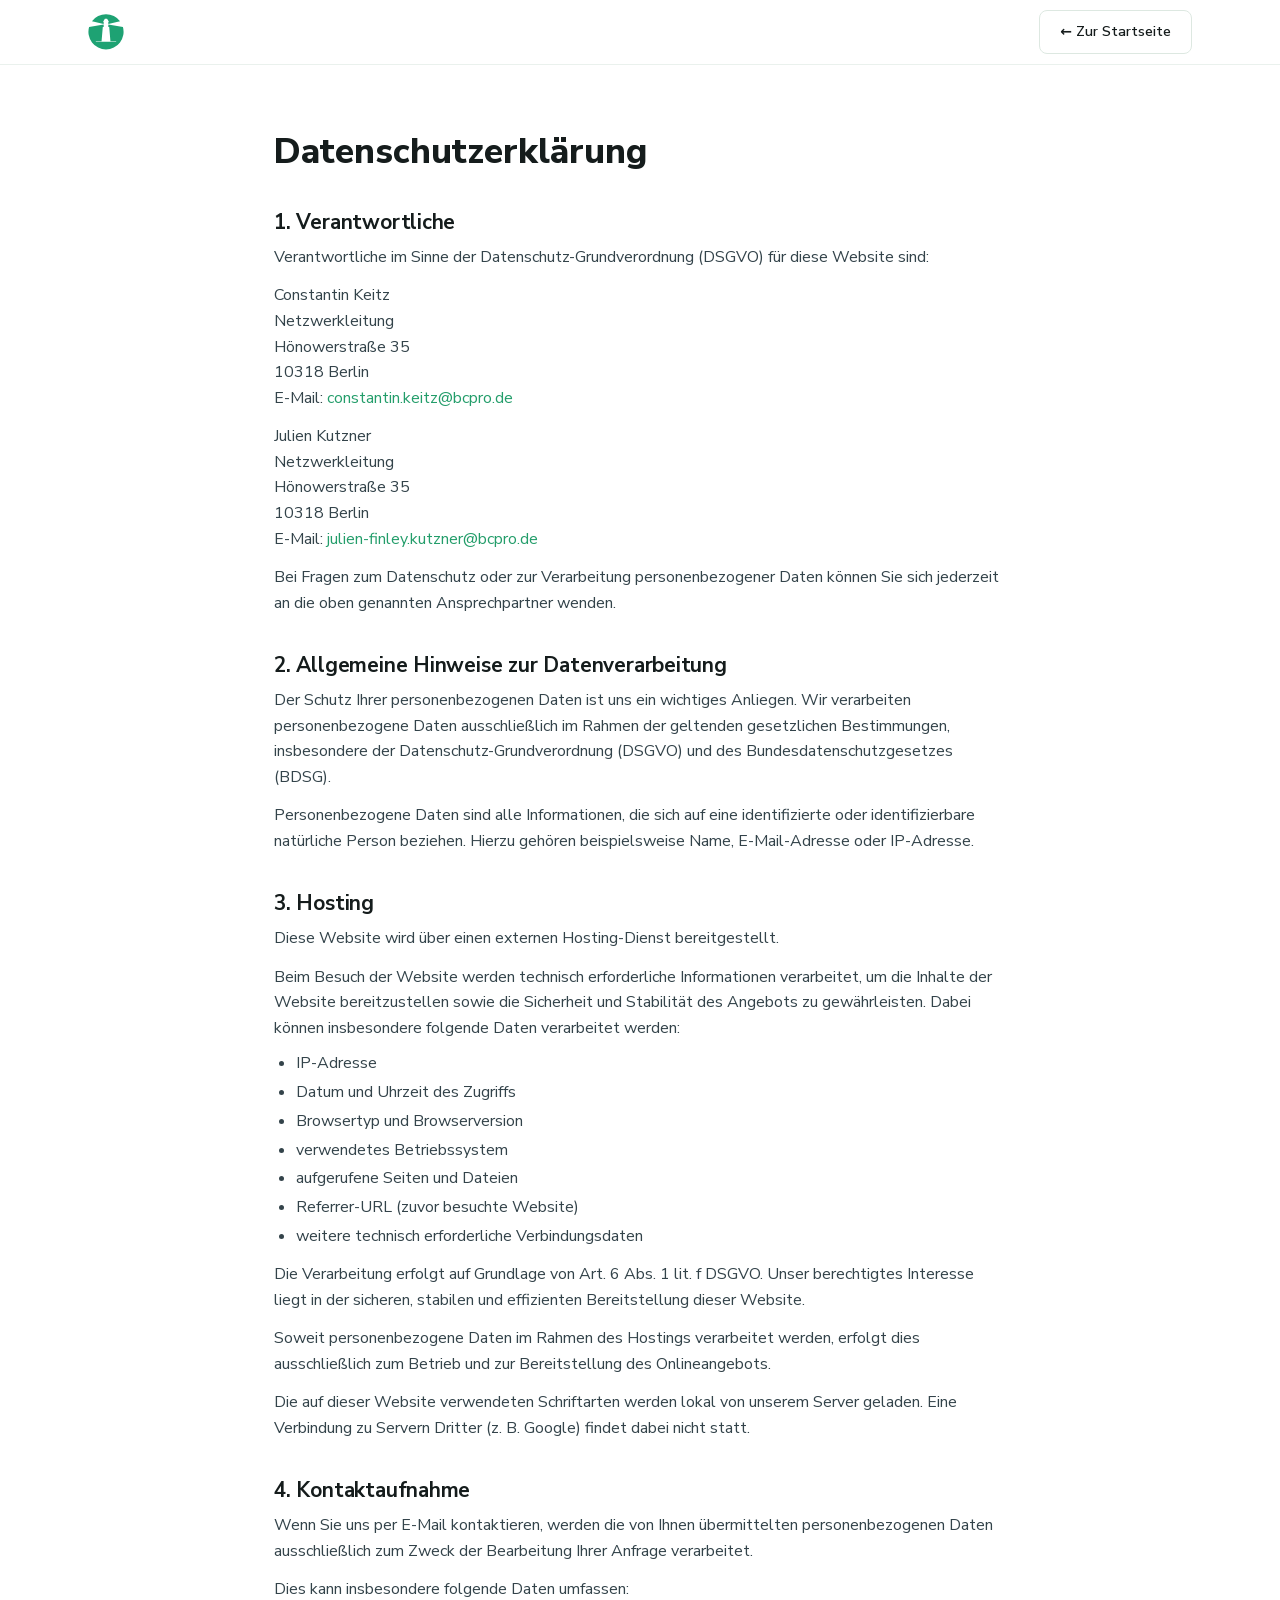
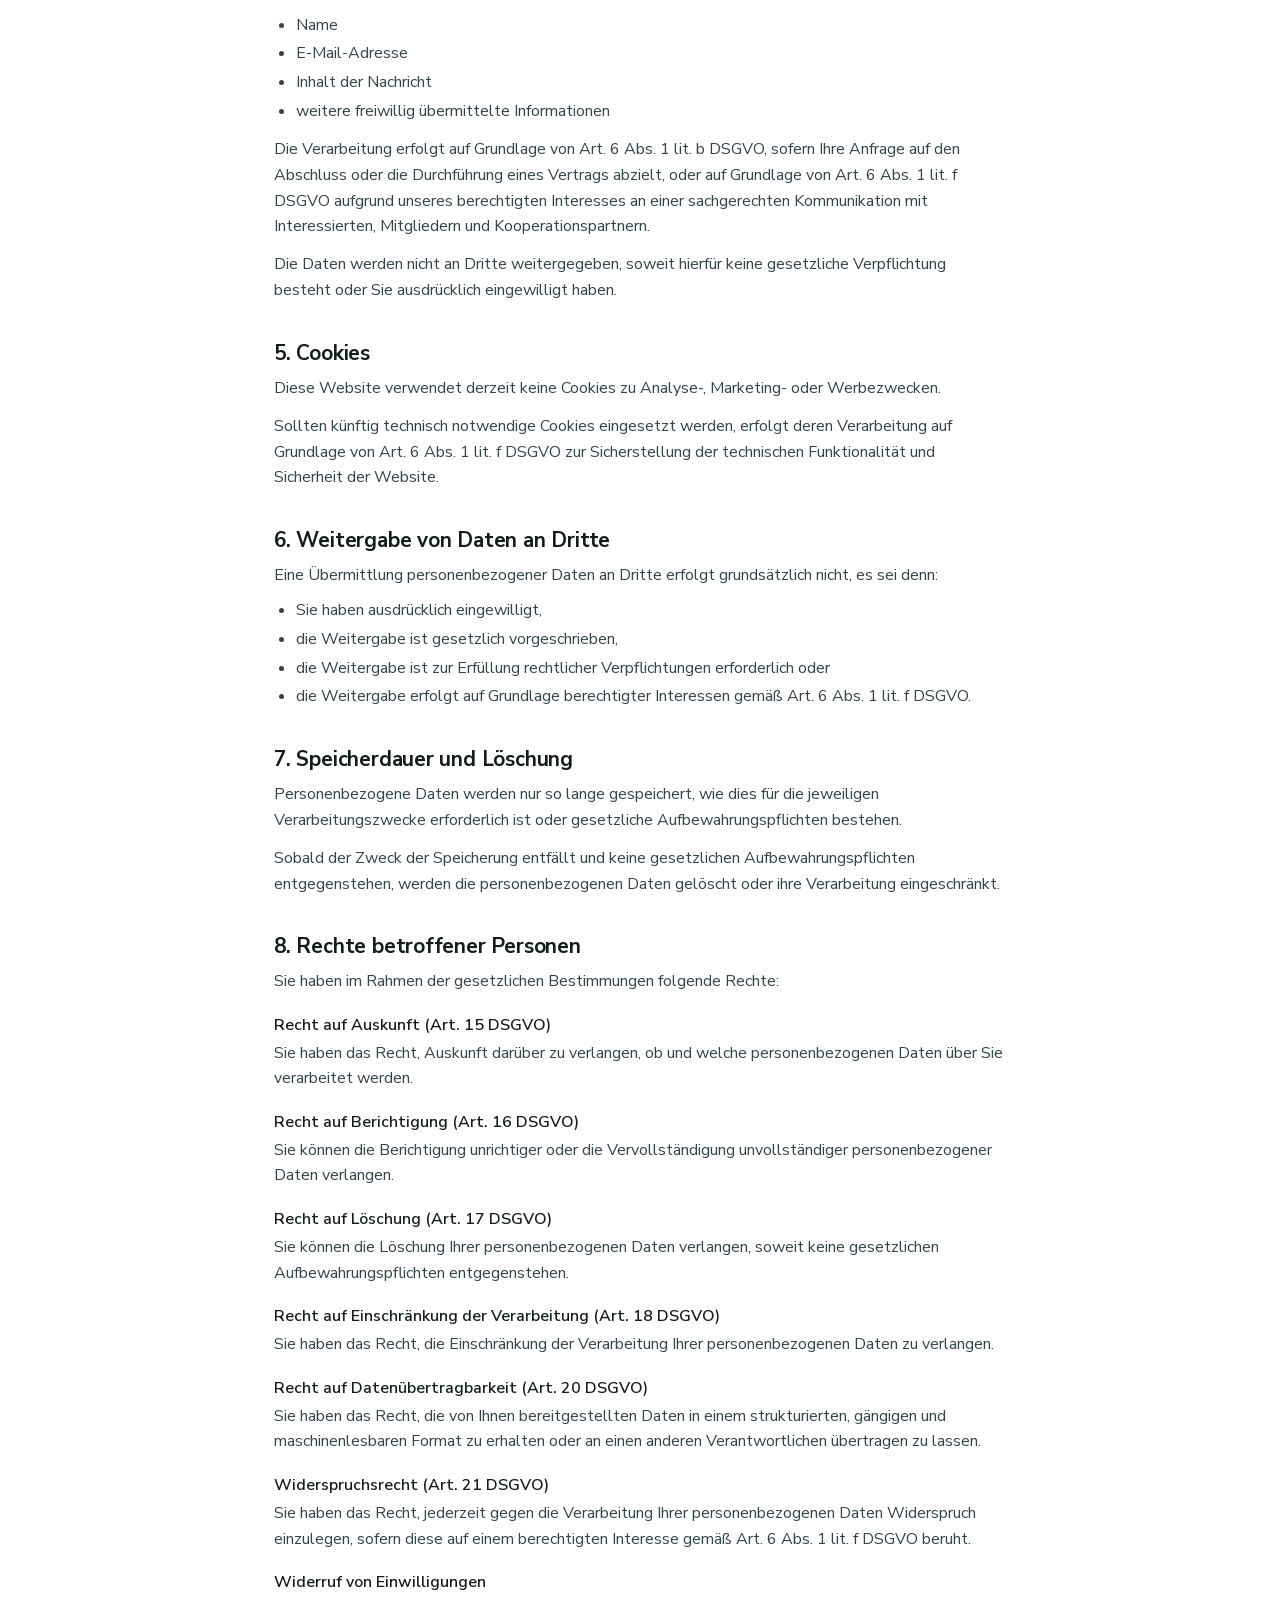
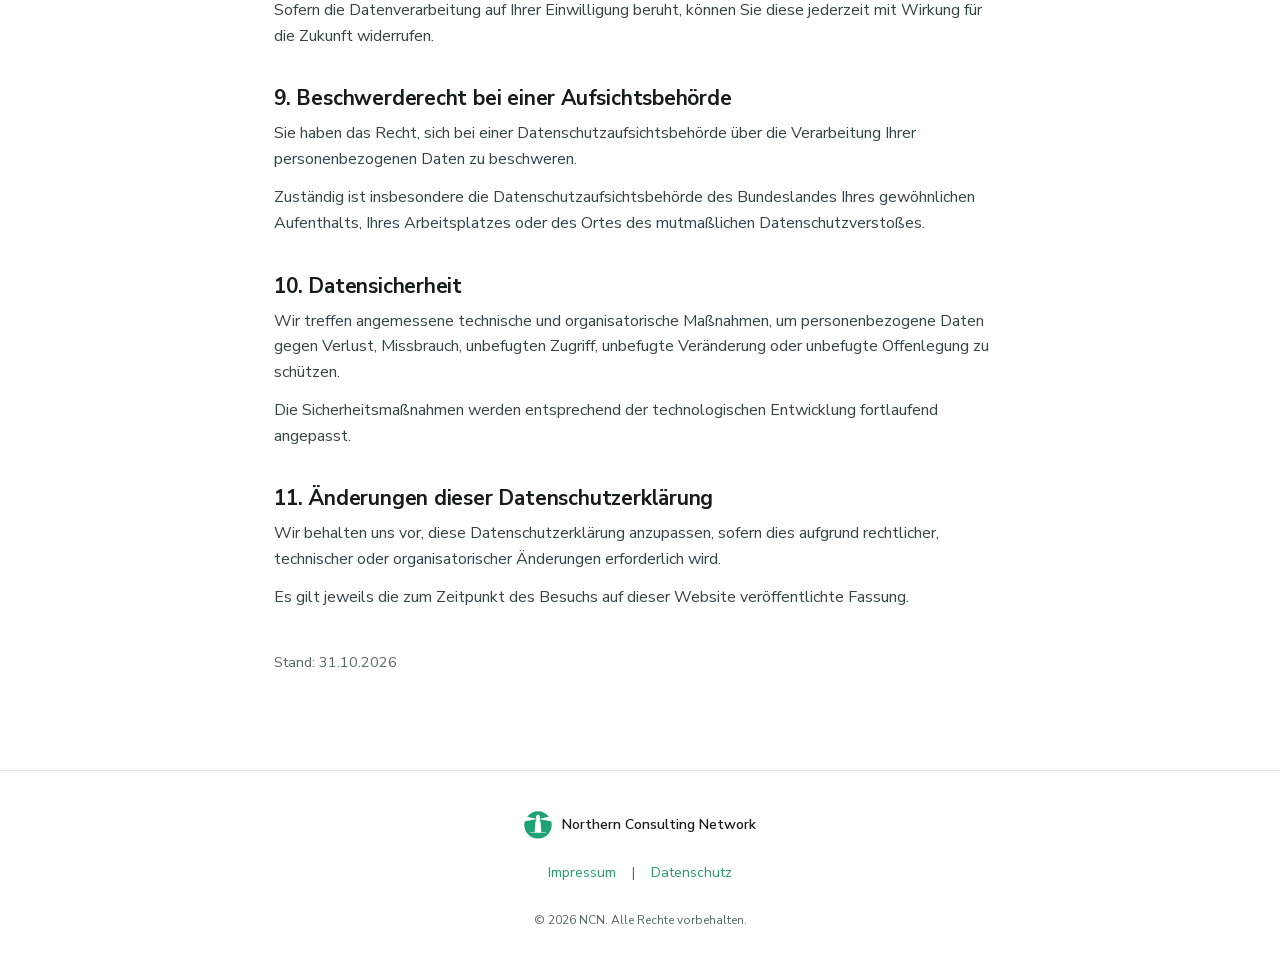
<file: datenschutz.html>
<!doctype html>
<html lang="de">
<head>
  <meta charset="utf-8">
  <meta name="viewport" content="width=device-width, initial-scale=1">
  <title>Datenschutzerklärung – NCN Northern Consulting Network</title>
  <meta name="robots" content="noindex">
  <link rel="icon" type="image/svg+xml" href="assets/logo/ncn-logo.svg?v=cc4eda09">
  <link rel="icon" type="image/png" sizes="512x512" href="assets/logo/ncn-logo-512.png">
  <link rel="apple-touch-icon" href="assets/logo/ncn-logo-1024-weisser-hintergrund.png">
  <link rel="preload" href="assets/fonts/nunito-sans-latin.woff2" as="font" type="font/woff2" crossorigin>
  <link rel="stylesheet" href="styles.css">
</head>
<body>
<header class="header">
  <div class="container header__inner">
    <a class="header__logo" href="index.html" aria-label="Zur Startseite"><img src="assets/logo/ncn-logo.svg?v=cc4eda09" alt="NCN Logo" width="36" height="36"></a>
    <a class="btn btn--outline" href="index.html">← Zur Startseite</a>
  </div>
</header>

<main class="legal">
  <div class="container">
    <h1>Datenschutzerklärung</h1>

    <h2>1. Verantwortliche</h2>
    <p>Verantwortliche im Sinne der Datenschutz-Grundverordnung (DSGVO) für diese Website sind:</p>
    <p>Constantin Keitz<br>Netzwerkleitung<br>Hönowerstraße 35<br>10318 Berlin<br>
      E-Mail: <a href="mailto:constantin.keitz@bcpro.de">constantin.keitz@bcpro.de</a></p>
    <p>Julien Kutzner<br>Netzwerkleitung<br>Hönowerstraße 35<br>10318 Berlin<br>
      E-Mail: <a href="mailto:julien-finley.kutzner@bcpro.de">julien-finley.kutzner@bcpro.de</a></p>
    <p>Bei Fragen zum Datenschutz oder zur Verarbeitung personenbezogener Daten können Sie sich jederzeit an die oben genannten Ansprechpartner wenden.</p>

    <h2>2. Allgemeine Hinweise zur Datenverarbeitung</h2>
    <p>Der Schutz Ihrer personenbezogenen Daten ist uns ein wichtiges Anliegen. Wir verarbeiten personenbezogene Daten ausschließlich im Rahmen der geltenden gesetzlichen Bestimmungen, insbesondere der Datenschutz-Grundverordnung (DSGVO) und des Bundesdatenschutzgesetzes (BDSG).</p>
    <p>Personenbezogene Daten sind alle Informationen, die sich auf eine identifizierte oder identifizierbare natürliche Person beziehen. Hierzu gehören beispielsweise Name, E-Mail-Adresse oder IP-Adresse.</p>

    <h2>3. Hosting</h2>
    <p>Diese Website wird über einen externen Hosting-Dienst bereitgestellt.</p>
    <p>Beim Besuch der Website werden technisch erforderliche Informationen verarbeitet, um die Inhalte der Website bereitzustellen sowie die Sicherheit und Stabilität des Angebots zu gewährleisten. Dabei können insbesondere folgende Daten verarbeitet werden:</p>
    <ul>
      <li>IP-Adresse</li>
      <li>Datum und Uhrzeit des Zugriffs</li>
      <li>Browsertyp und Browserversion</li>
      <li>verwendetes Betriebssystem</li>
      <li>aufgerufene Seiten und Dateien</li>
      <li>Referrer-URL (zuvor besuchte Website)</li>
      <li>weitere technisch erforderliche Verbindungsdaten</li>
    </ul>
    <p>Die Verarbeitung erfolgt auf Grundlage von Art. 6 Abs. 1 lit. f DSGVO. Unser berechtigtes Interesse liegt in der sicheren, stabilen und effizienten Bereitstellung dieser Website.</p>
    <p>Soweit personenbezogene Daten im Rahmen des Hostings verarbeitet werden, erfolgt dies ausschließlich zum Betrieb und zur Bereitstellung des Onlineangebots.</p>
    <p>Die auf dieser Website verwendeten Schriftarten werden lokal von unserem Server geladen. Eine Verbindung zu Servern Dritter (z.&nbsp;B. Google) findet dabei nicht statt.</p>

    <h2>4. Kontaktaufnahme</h2>
    <p>Wenn Sie uns per E-Mail kontaktieren, werden die von Ihnen übermittelten personenbezogenen Daten ausschließlich zum Zweck der Bearbeitung Ihrer Anfrage verarbeitet.</p>
    <p>Dies kann insbesondere folgende Daten umfassen:</p>
    <ul>
      <li>Name</li>
      <li>E-Mail-Adresse</li>
      <li>Inhalt der Nachricht</li>
      <li>weitere freiwillig übermittelte Informationen</li>
    </ul>
    <p>Die Verarbeitung erfolgt auf Grundlage von Art. 6 Abs. 1 lit. b DSGVO, sofern Ihre Anfrage auf den Abschluss oder die Durchführung eines Vertrags abzielt, oder auf Grundlage von Art. 6 Abs. 1 lit. f DSGVO aufgrund unseres berechtigten Interesses an einer sachgerechten Kommunikation mit Interessierten, Mitgliedern und Kooperationspartnern.</p>
    <p>Die Daten werden nicht an Dritte weitergegeben, soweit hierfür keine gesetzliche Verpflichtung besteht oder Sie ausdrücklich eingewilligt haben.</p>

    <h2>5. Cookies</h2>
    <p>Diese Website verwendet derzeit keine Cookies zu Analyse-, Marketing- oder Werbezwecken.</p>
    <p>Sollten künftig technisch notwendige Cookies eingesetzt werden, erfolgt deren Verarbeitung auf Grundlage von Art. 6 Abs. 1 lit. f DSGVO zur Sicherstellung der technischen Funktionalität und Sicherheit der Website.</p>

    <h2>6. Weitergabe von Daten an Dritte</h2>
    <p>Eine Übermittlung personenbezogener Daten an Dritte erfolgt grundsätzlich nicht, es sei denn:</p>
    <ul>
      <li>Sie haben ausdrücklich eingewilligt,</li>
      <li>die Weitergabe ist gesetzlich vorgeschrieben,</li>
      <li>die Weitergabe ist zur Erfüllung rechtlicher Verpflichtungen erforderlich oder</li>
      <li>die Weitergabe erfolgt auf Grundlage berechtigter Interessen gemäß Art. 6 Abs. 1 lit. f DSGVO.</li>
    </ul>

    <h2>7. Speicherdauer und Löschung</h2>
    <p>Personenbezogene Daten werden nur so lange gespeichert, wie dies für die jeweiligen Verarbeitungszwecke erforderlich ist oder gesetzliche Aufbewahrungspflichten bestehen.</p>
    <p>Sobald der Zweck der Speicherung entfällt und keine gesetzlichen Aufbewahrungspflichten entgegenstehen, werden die personenbezogenen Daten gelöscht oder ihre Verarbeitung eingeschränkt.</p>

    <h2>8. Rechte betroffener Personen</h2>
    <p>Sie haben im Rahmen der gesetzlichen Bestimmungen folgende Rechte:</p>
    <h3>Recht auf Auskunft (Art. 15 DSGVO)</h3>
    <p>Sie haben das Recht, Auskunft darüber zu verlangen, ob und welche personenbezogenen Daten über Sie verarbeitet werden.</p>
    <h3>Recht auf Berichtigung (Art. 16 DSGVO)</h3>
    <p>Sie können die Berichtigung unrichtiger oder die Vervollständigung unvollständiger personenbezogener Daten verlangen.</p>
    <h3>Recht auf Löschung (Art. 17 DSGVO)</h3>
    <p>Sie können die Löschung Ihrer personenbezogenen Daten verlangen, soweit keine gesetzlichen Aufbewahrungspflichten entgegenstehen.</p>
    <h3>Recht auf Einschränkung der Verarbeitung (Art. 18 DSGVO)</h3>
    <p>Sie haben das Recht, die Einschränkung der Verarbeitung Ihrer personenbezogenen Daten zu verlangen.</p>
    <h3>Recht auf Datenübertragbarkeit (Art. 20 DSGVO)</h3>
    <p>Sie haben das Recht, die von Ihnen bereitgestellten Daten in einem strukturierten, gängigen und maschinenlesbaren Format zu erhalten oder an einen anderen Verantwortlichen übertragen zu lassen.</p>
    <h3>Widerspruchsrecht (Art. 21 DSGVO)</h3>
    <p>Sie haben das Recht, jederzeit gegen die Verarbeitung Ihrer personenbezogenen Daten Widerspruch einzulegen, sofern diese auf einem berechtigten Interesse gemäß Art. 6 Abs. 1 lit. f DSGVO beruht.</p>
    <h3>Widerruf von Einwilligungen</h3>
    <p>Sofern die Datenverarbeitung auf Ihrer Einwilligung beruht, können Sie diese jederzeit mit Wirkung für die Zukunft widerrufen.</p>

    <h2>9. Beschwerderecht bei einer Aufsichtsbehörde</h2>
    <p>Sie haben das Recht, sich bei einer Datenschutzaufsichtsbehörde über die Verarbeitung Ihrer personenbezogenen Daten zu beschweren.</p>
    <p>Zuständig ist insbesondere die Datenschutzaufsichtsbehörde des Bundeslandes Ihres gewöhnlichen Aufenthalts, Ihres Arbeitsplatzes oder des Ortes des mutmaßlichen Datenschutzverstoßes.</p>

    <h2>10. Datensicherheit</h2>
    <p>Wir treffen angemessene technische und organisatorische Maßnahmen, um personenbezogene Daten gegen Verlust, Missbrauch, unbefugten Zugriff, unbefugte Veränderung oder unbefugte Offenlegung zu schützen.</p>
    <p>Die Sicherheitsmaßnahmen werden entsprechend der technologischen Entwicklung fortlaufend angepasst.</p>

    <h2>11. Änderungen dieser Datenschutzerklärung</h2>
    <p>Wir behalten uns vor, diese Datenschutzerklärung anzupassen, sofern dies aufgrund rechtlicher, technischer oder organisatorischer Änderungen erforderlich wird.</p>
    <p>Es gilt jeweils die zum Zeitpunkt des Besuchs auf dieser Website veröffentlichte Fassung.</p>

    <p class="legal__date">Stand: 31.10.2026</p>
  </div>
</main>

<footer class="footer">
  <div class="container">
    <div class="footer__brand"><img src="assets/logo/ncn-logo.svg?v=cc4eda09" alt="" width="28" height="28"><span>Northern Consulting Network</span></div>
    <div class="footer__links"><a href="impressum.html">Impressum</a><span>|</span><a href="datenschutz.html">Datenschutz</a></div>
    <p class="footer__copy">© 2026 NCN. Alle Rechte vorbehalten.</p>
  </div>
</footer>
</body>
</html>
</file>
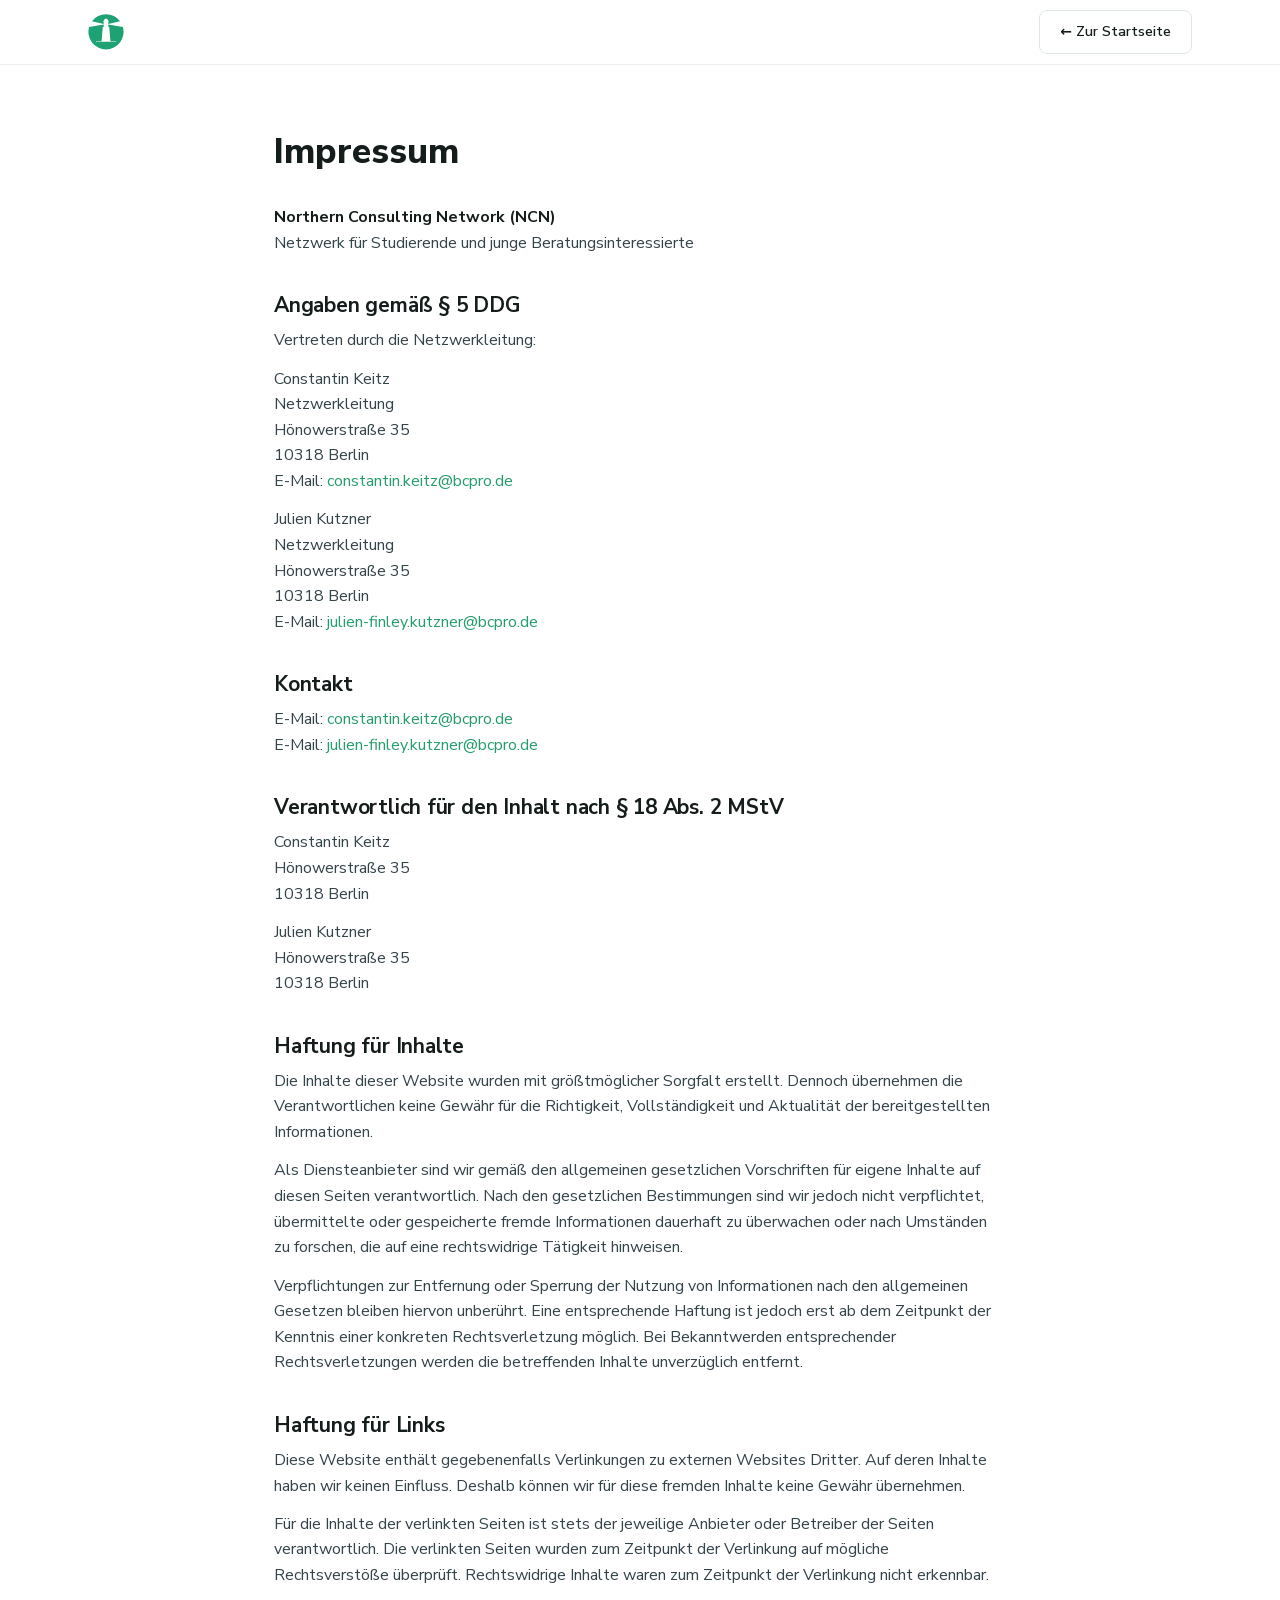
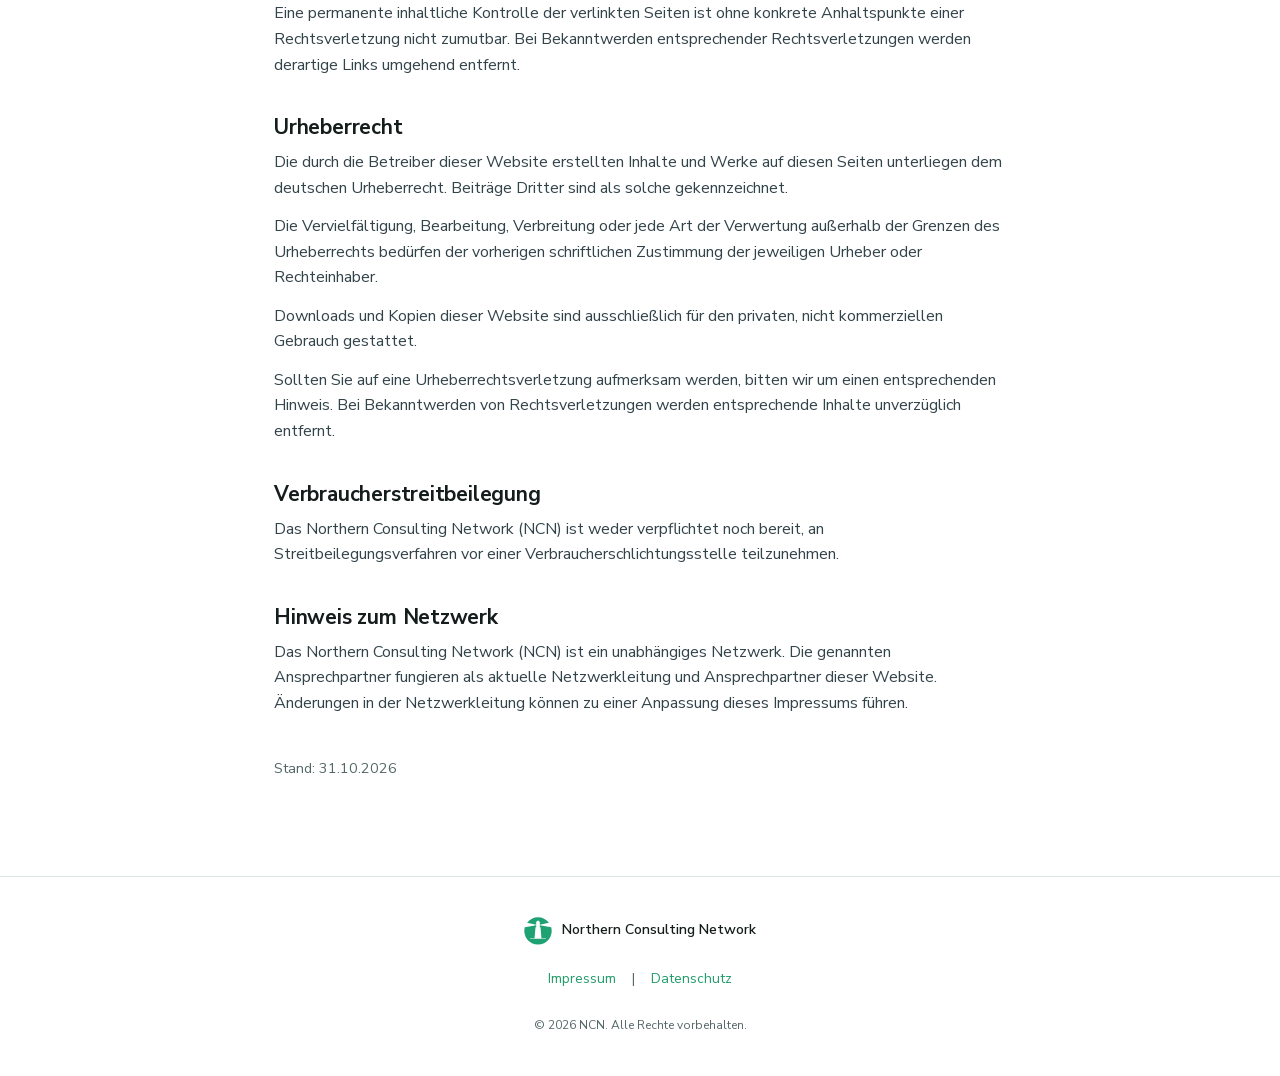
<file: impressum.html>
<!doctype html>
<html lang="de">
<head>
  <meta charset="utf-8">
  <meta name="viewport" content="width=device-width, initial-scale=1">
  <title>Impressum – NCN Northern Consulting Network</title>
  <meta name="robots" content="noindex">
  <link rel="icon" type="image/svg+xml" href="assets/logo/ncn-logo.svg?v=cc4eda09">
  <link rel="icon" type="image/png" sizes="512x512" href="assets/logo/ncn-logo-512.png">
  <link rel="apple-touch-icon" href="assets/logo/ncn-logo-1024-weisser-hintergrund.png">
  <link rel="preload" href="assets/fonts/nunito-sans-latin.woff2" as="font" type="font/woff2" crossorigin>
  <link rel="stylesheet" href="styles.css">
</head>
<body>
<header class="header">
  <div class="container header__inner">
    <a class="header__logo" href="index.html" aria-label="Zur Startseite"><img src="assets/logo/ncn-logo.svg?v=cc4eda09" alt="NCN Logo" width="36" height="36"></a>
    <a class="btn btn--outline" href="index.html">← Zur Startseite</a>
  </div>
</header>

<main class="legal">
  <div class="container">
    <h1>Impressum</h1>

    <p><strong>Northern Consulting Network (NCN)</strong><br>
      Netzwerk für Studierende und junge Beratungsinteressierte</p>

    <h2>Angaben gemäß § 5 DDG</h2>
    <p>Vertreten durch die Netzwerkleitung:</p>
    <p>Constantin Keitz<br>Netzwerkleitung<br>Hönowerstraße 35<br>10318 Berlin<br>
      E-Mail: <a href="mailto:constantin.keitz@bcpro.de">constantin.keitz@bcpro.de</a></p>
    <p>Julien Kutzner<br>Netzwerkleitung<br>Hönowerstraße 35<br>10318 Berlin<br>
      E-Mail: <a href="mailto:julien-finley.kutzner@bcpro.de">julien-finley.kutzner@bcpro.de</a></p>

    <h2>Kontakt</h2>
    <p>E-Mail: <a href="mailto:constantin.keitz@bcpro.de">constantin.keitz@bcpro.de</a><br>
      E-Mail: <a href="mailto:julien-finley.kutzner@bcpro.de">julien-finley.kutzner@bcpro.de</a></p>

    <h2>Verantwortlich für den Inhalt nach § 18 Abs. 2 MStV</h2>
    <p>Constantin Keitz<br>Hönowerstraße 35<br>10318 Berlin</p>
    <p>Julien Kutzner<br>Hönowerstraße 35<br>10318 Berlin</p>

    <h2>Haftung für Inhalte</h2>
    <p>Die Inhalte dieser Website wurden mit größtmöglicher Sorgfalt erstellt. Dennoch übernehmen die Verantwortlichen keine Gewähr für die Richtigkeit, Vollständigkeit und Aktualität der bereitgestellten Informationen.</p>
    <p>Als Diensteanbieter sind wir gemäß den allgemeinen gesetzlichen Vorschriften für eigene Inhalte auf diesen Seiten verantwortlich. Nach den gesetzlichen Bestimmungen sind wir jedoch nicht verpflichtet, übermittelte oder gespeicherte fremde Informationen dauerhaft zu überwachen oder nach Umständen zu forschen, die auf eine rechtswidrige Tätigkeit hinweisen.</p>
    <p>Verpflichtungen zur Entfernung oder Sperrung der Nutzung von Informationen nach den allgemeinen Gesetzen bleiben hiervon unberührt. Eine entsprechende Haftung ist jedoch erst ab dem Zeitpunkt der Kenntnis einer konkreten Rechtsverletzung möglich. Bei Bekanntwerden entsprechender Rechtsverletzungen werden die betreffenden Inhalte unverzüglich entfernt.</p>

    <h2>Haftung für Links</h2>
    <p>Diese Website enthält gegebenenfalls Verlinkungen zu externen Websites Dritter. Auf deren Inhalte haben wir keinen Einfluss. Deshalb können wir für diese fremden Inhalte keine Gewähr übernehmen.</p>
    <p>Für die Inhalte der verlinkten Seiten ist stets der jeweilige Anbieter oder Betreiber der Seiten verantwortlich. Die verlinkten Seiten wurden zum Zeitpunkt der Verlinkung auf mögliche Rechtsverstöße überprüft. Rechtswidrige Inhalte waren zum Zeitpunkt der Verlinkung nicht erkennbar.</p>
    <p>Eine permanente inhaltliche Kontrolle der verlinkten Seiten ist ohne konkrete Anhaltspunkte einer Rechtsverletzung nicht zumutbar. Bei Bekanntwerden entsprechender Rechtsverletzungen werden derartige Links umgehend entfernt.</p>

    <h2>Urheberrecht</h2>
    <p>Die durch die Betreiber dieser Website erstellten Inhalte und Werke auf diesen Seiten unterliegen dem deutschen Urheberrecht. Beiträge Dritter sind als solche gekennzeichnet.</p>
    <p>Die Vervielfältigung, Bearbeitung, Verbreitung oder jede Art der Verwertung außerhalb der Grenzen des Urheberrechts bedürfen der vorherigen schriftlichen Zustimmung der jeweiligen Urheber oder Rechteinhaber.</p>
    <p>Downloads und Kopien dieser Website sind ausschließlich für den privaten, nicht kommerziellen Gebrauch gestattet.</p>
    <p>Sollten Sie auf eine Urheberrechtsverletzung aufmerksam werden, bitten wir um einen entsprechenden Hinweis. Bei Bekanntwerden von Rechtsverletzungen werden entsprechende Inhalte unverzüglich entfernt.</p>

    <h2>Verbraucherstreitbeilegung</h2>
    <p>Das Northern Consulting Network (NCN) ist weder verpflichtet noch bereit, an Streitbeilegungsverfahren vor einer Verbraucherschlichtungsstelle teilzunehmen.</p>

    <h2>Hinweis zum Netzwerk</h2>
    <p>Das Northern Consulting Network (NCN) ist ein unabhängiges Netzwerk. Die genannten Ansprechpartner fungieren als aktuelle Netzwerkleitung und Ansprechpartner dieser Website. Änderungen in der Netzwerkleitung können zu einer Anpassung dieses Impressums führen.</p>

    <p class="legal__date">Stand: 31.10.2026</p>
  </div>
</main>

<footer class="footer">
  <div class="container">
    <div class="footer__brand"><img src="assets/logo/ncn-logo.svg?v=cc4eda09" alt="" width="28" height="28"><span>Northern Consulting Network</span></div>
    <div class="footer__links"><a href="impressum.html">Impressum</a><span>|</span><a href="datenschutz.html">Datenschutz</a></div>
    <p class="footer__copy">© 2026 NCN. Alle Rechte vorbehalten.</p>
  </div>
</footer>
</body>
</html>
</file>
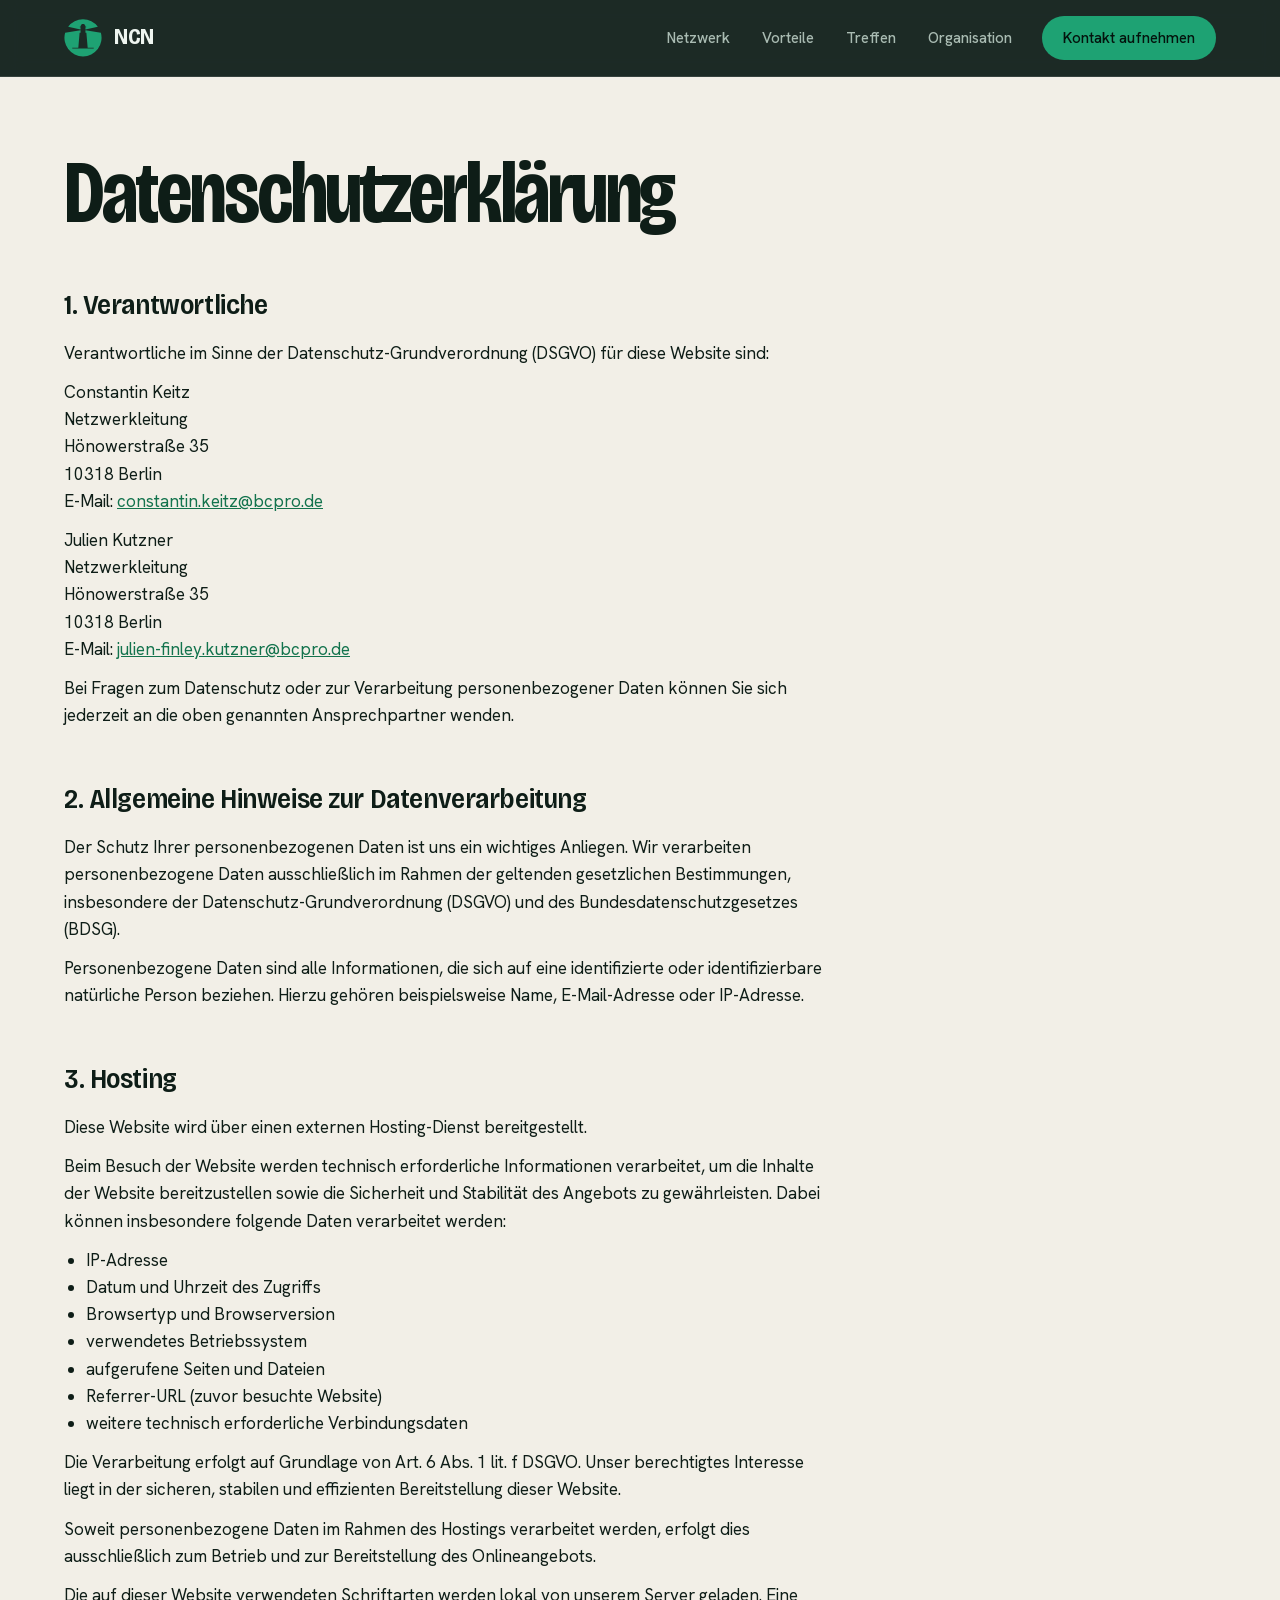
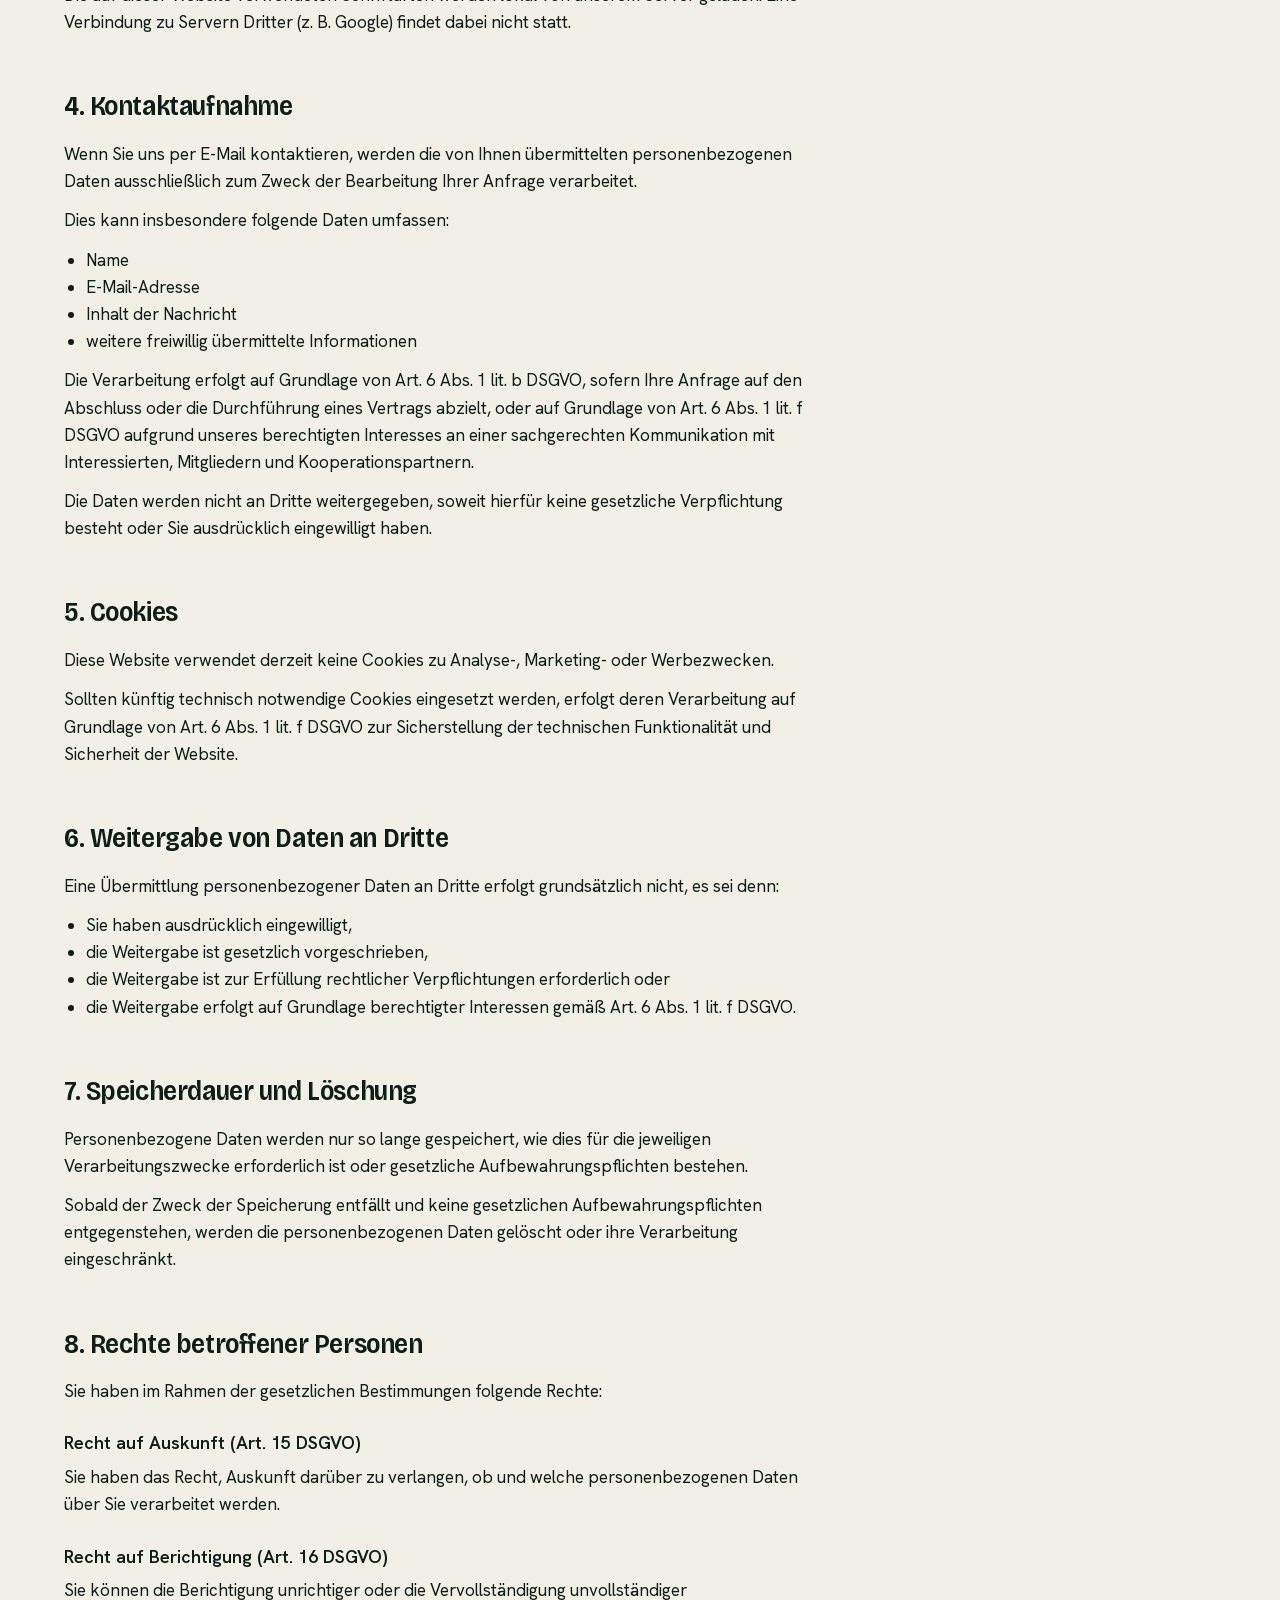
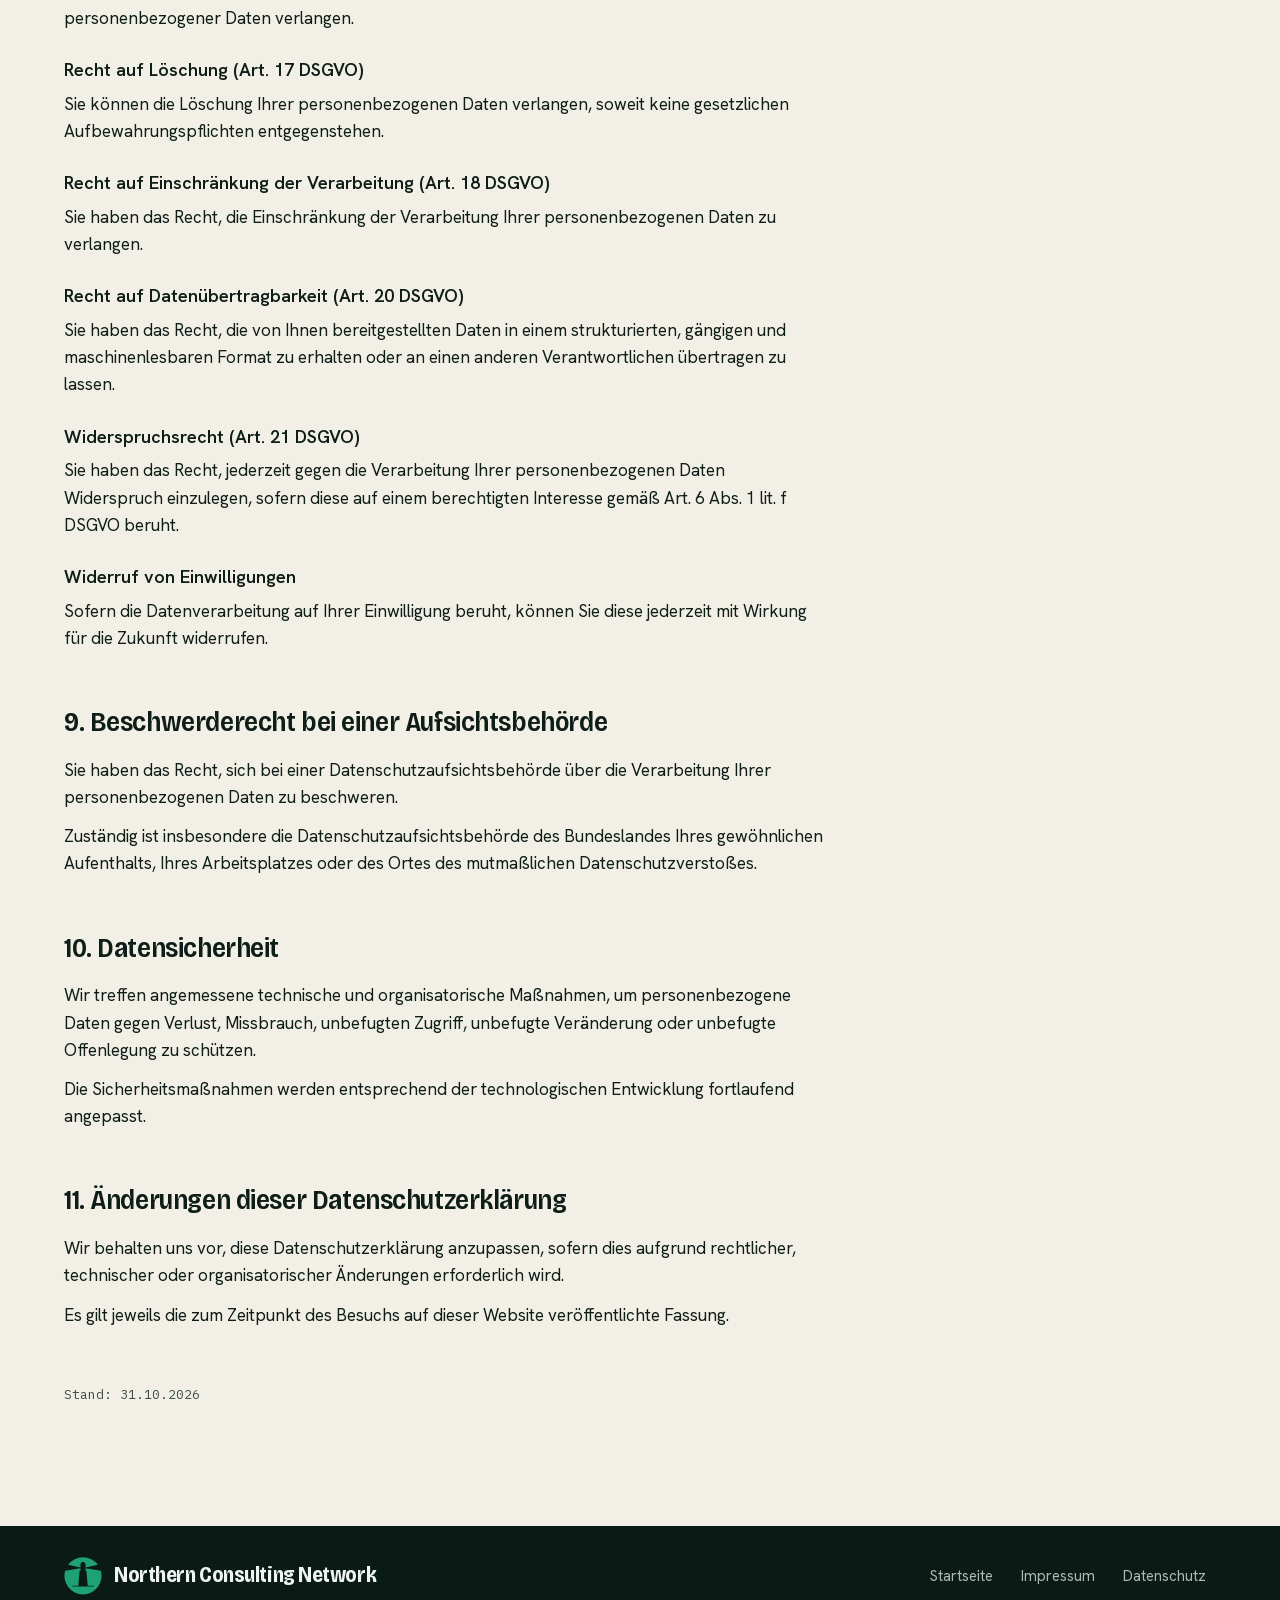
<file: v2/datenschutz.html>
<!doctype html>
<html lang="de">
<head>
<meta charset="utf-8">
<meta name="viewport" content="width=device-width, initial-scale=1, viewport-fit=cover">
<meta name="robots" content="noindex, nofollow">
<title>Datenschutzerklärung – NCN Northern Consulting Network</title>
<meta name="description" content="Datenschutzerklärung des Northern Consulting Network (NCN).">
<link rel="icon" href="assets/logo/ncn-logo.svg" type="image/svg+xml">
<link rel="apple-touch-icon" href="assets/logo/ncn-logo-1024-weisser-hintergrund.png">
<meta name="theme-color" content="#0a1a15">
<link rel="preload" href="assets/fonts/bricolage-latin.woff2" as="font" type="font/woff2" crossorigin>
<link rel="stylesheet" href="assets/site.css?v=ffa34dd1">
</head>
<body>
<a class="skip" href="#inhalt">Zum Inhalt</a>
<header class="top is-solid" id="top-bar">
  <div class="wrap top__bar">
    <a class="brand" href="index.html"><img src="assets/logo/ncn-logo.svg" alt="" width="38" height="38">NCN</a>
    <nav class="menu" id="menu" aria-label="Hauptnavigation">
      <a href="index.html#netzwerk">Netzwerk</a>
      <a href="index.html#vorteile">Vorteile</a>
      <a href="index.html#treffen">Treffen</a>
      <a href="index.html#organisation">Organisation</a>
      <a class="btn btn--light" href="mailto:constantin.keitz@bcpro.de,julien-finley.kutzner@bcpro.de?subject=NCN">Kontakt aufnehmen</a>
    </nav>
    <button class="burger" type="button" aria-expanded="false" aria-controls="menu" aria-label="Menü öffnen"><span></span></button>
  </div>
</header>

<main id="inhalt" class="legal">
  <div class="wrap">
    <h1>Datenschutzerklärung</h1>

    <h2>1. Verantwortliche</h2>
    <p>Verantwortliche im Sinne der Datenschutz-Grundverordnung (DSGVO) für diese Website sind:</p>
    <p>Constantin Keitz<br>Netzwerkleitung<br>Hönowerstraße 35<br>10318 Berlin<br>
      E-Mail: <a href="mailto:constantin.keitz@bcpro.de">constantin.keitz@bcpro.de</a></p>
    <p>Julien Kutzner<br>Netzwerkleitung<br>Hönowerstraße 35<br>10318 Berlin<br>
      E-Mail: <a href="mailto:julien-finley.kutzner@bcpro.de">julien-finley.kutzner@bcpro.de</a></p>
    <p>Bei Fragen zum Datenschutz oder zur Verarbeitung personenbezogener Daten können Sie sich jederzeit an die oben genannten Ansprechpartner wenden.</p>

    <h2>2. Allgemeine Hinweise zur Datenverarbeitung</h2>
    <p>Der Schutz Ihrer personenbezogenen Daten ist uns ein wichtiges Anliegen. Wir verarbeiten personenbezogene Daten ausschließlich im Rahmen der geltenden gesetzlichen Bestimmungen, insbesondere der Datenschutz-Grundverordnung (DSGVO) und des Bundesdatenschutzgesetzes (BDSG).</p>
    <p>Personenbezogene Daten sind alle Informationen, die sich auf eine identifizierte oder identifizierbare natürliche Person beziehen. Hierzu gehören beispielsweise Name, E-Mail-Adresse oder IP-Adresse.</p>

    <h2>3. Hosting</h2>
    <p>Diese Website wird über einen externen Hosting-Dienst bereitgestellt.</p>
    <p>Beim Besuch der Website werden technisch erforderliche Informationen verarbeitet, um die Inhalte der Website bereitzustellen sowie die Sicherheit und Stabilität des Angebots zu gewährleisten. Dabei können insbesondere folgende Daten verarbeitet werden:</p>
    <ul>
      <li>IP-Adresse</li>
      <li>Datum und Uhrzeit des Zugriffs</li>
      <li>Browsertyp und Browserversion</li>
      <li>verwendetes Betriebssystem</li>
      <li>aufgerufene Seiten und Dateien</li>
      <li>Referrer-URL (zuvor besuchte Website)</li>
      <li>weitere technisch erforderliche Verbindungsdaten</li>
    </ul>
    <p>Die Verarbeitung erfolgt auf Grundlage von Art. 6 Abs. 1 lit. f DSGVO. Unser berechtigtes Interesse liegt in der sicheren, stabilen und effizienten Bereitstellung dieser Website.</p>
    <p>Soweit personenbezogene Daten im Rahmen des Hostings verarbeitet werden, erfolgt dies ausschließlich zum Betrieb und zur Bereitstellung des Onlineangebots.</p>
    <p>Die auf dieser Website verwendeten Schriftarten werden lokal von unserem Server geladen. Eine Verbindung zu Servern Dritter (z.&nbsp;B. Google) findet dabei nicht statt.</p>

    <h2>4. Kontaktaufnahme</h2>
    <p>Wenn Sie uns per E-Mail kontaktieren, werden die von Ihnen übermittelten personenbezogenen Daten ausschließlich zum Zweck der Bearbeitung Ihrer Anfrage verarbeitet.</p>
    <p>Dies kann insbesondere folgende Daten umfassen:</p>
    <ul>
      <li>Name</li>
      <li>E-Mail-Adresse</li>
      <li>Inhalt der Nachricht</li>
      <li>weitere freiwillig übermittelte Informationen</li>
    </ul>
    <p>Die Verarbeitung erfolgt auf Grundlage von Art. 6 Abs. 1 lit. b DSGVO, sofern Ihre Anfrage auf den Abschluss oder die Durchführung eines Vertrags abzielt, oder auf Grundlage von Art. 6 Abs. 1 lit. f DSGVO aufgrund unseres berechtigten Interesses an einer sachgerechten Kommunikation mit Interessierten, Mitgliedern und Kooperationspartnern.</p>
    <p>Die Daten werden nicht an Dritte weitergegeben, soweit hierfür keine gesetzliche Verpflichtung besteht oder Sie ausdrücklich eingewilligt haben.</p>

    <h2>5. Cookies</h2>
    <p>Diese Website verwendet derzeit keine Cookies zu Analyse-, Marketing- oder Werbezwecken.</p>
    <p>Sollten künftig technisch notwendige Cookies eingesetzt werden, erfolgt deren Verarbeitung auf Grundlage von Art. 6 Abs. 1 lit. f DSGVO zur Sicherstellung der technischen Funktionalität und Sicherheit der Website.</p>

    <h2>6. Weitergabe von Daten an Dritte</h2>
    <p>Eine Übermittlung personenbezogener Daten an Dritte erfolgt grundsätzlich nicht, es sei denn:</p>
    <ul>
      <li>Sie haben ausdrücklich eingewilligt,</li>
      <li>die Weitergabe ist gesetzlich vorgeschrieben,</li>
      <li>die Weitergabe ist zur Erfüllung rechtlicher Verpflichtungen erforderlich oder</li>
      <li>die Weitergabe erfolgt auf Grundlage berechtigter Interessen gemäß Art. 6 Abs. 1 lit. f DSGVO.</li>
    </ul>

    <h2>7. Speicherdauer und Löschung</h2>
    <p>Personenbezogene Daten werden nur so lange gespeichert, wie dies für die jeweiligen Verarbeitungszwecke erforderlich ist oder gesetzliche Aufbewahrungspflichten bestehen.</p>
    <p>Sobald der Zweck der Speicherung entfällt und keine gesetzlichen Aufbewahrungspflichten entgegenstehen, werden die personenbezogenen Daten gelöscht oder ihre Verarbeitung eingeschränkt.</p>

    <h2>8. Rechte betroffener Personen</h2>
    <p>Sie haben im Rahmen der gesetzlichen Bestimmungen folgende Rechte:</p>
    <h3>Recht auf Auskunft (Art. 15 DSGVO)</h3>
    <p>Sie haben das Recht, Auskunft darüber zu verlangen, ob und welche personenbezogenen Daten über Sie verarbeitet werden.</p>
    <h3>Recht auf Berichtigung (Art. 16 DSGVO)</h3>
    <p>Sie können die Berichtigung unrichtiger oder die Vervollständigung unvollständiger personenbezogener Daten verlangen.</p>
    <h3>Recht auf Löschung (Art. 17 DSGVO)</h3>
    <p>Sie können die Löschung Ihrer personenbezogenen Daten verlangen, soweit keine gesetzlichen Aufbewahrungspflichten entgegenstehen.</p>
    <h3>Recht auf Einschränkung der Verarbeitung (Art. 18 DSGVO)</h3>
    <p>Sie haben das Recht, die Einschränkung der Verarbeitung Ihrer personenbezogenen Daten zu verlangen.</p>
    <h3>Recht auf Datenübertragbarkeit (Art. 20 DSGVO)</h3>
    <p>Sie haben das Recht, die von Ihnen bereitgestellten Daten in einem strukturierten, gängigen und maschinenlesbaren Format zu erhalten oder an einen anderen Verantwortlichen übertragen zu lassen.</p>
    <h3>Widerspruchsrecht (Art. 21 DSGVO)</h3>
    <p>Sie haben das Recht, jederzeit gegen die Verarbeitung Ihrer personenbezogenen Daten Widerspruch einzulegen, sofern diese auf einem berechtigten Interesse gemäß Art. 6 Abs. 1 lit. f DSGVO beruht.</p>
    <h3>Widerruf von Einwilligungen</h3>
    <p>Sofern die Datenverarbeitung auf Ihrer Einwilligung beruht, können Sie diese jederzeit mit Wirkung für die Zukunft widerrufen.</p>

    <h2>9. Beschwerderecht bei einer Aufsichtsbehörde</h2>
    <p>Sie haben das Recht, sich bei einer Datenschutzaufsichtsbehörde über die Verarbeitung Ihrer personenbezogenen Daten zu beschweren.</p>
    <p>Zuständig ist insbesondere die Datenschutzaufsichtsbehörde des Bundeslandes Ihres gewöhnlichen Aufenthalts, Ihres Arbeitsplatzes oder des Ortes des mutmaßlichen Datenschutzverstoßes.</p>

    <h2>10. Datensicherheit</h2>
    <p>Wir treffen angemessene technische und organisatorische Maßnahmen, um personenbezogene Daten gegen Verlust, Missbrauch, unbefugten Zugriff, unbefugte Veränderung oder unbefugte Offenlegung zu schützen.</p>
    <p>Die Sicherheitsmaßnahmen werden entsprechend der technologischen Entwicklung fortlaufend angepasst.</p>

    <h2>11. Änderungen dieser Datenschutzerklärung</h2>
    <p>Wir behalten uns vor, diese Datenschutzerklärung anzupassen, sofern dies aufgrund rechtlicher, technischer oder organisatorischer Änderungen erforderlich wird.</p>
    <p>Es gilt jeweils die zum Zeitpunkt des Besuchs auf dieser Website veröffentlichte Fassung.</p>

    <p class="legal__date">Stand: 31.10.2026</p>
  </div>
</main>

<footer class="night">
  <div class="wrap foot__row">
    <a class="brand" href="index.html"><img src="assets/logo/ncn-logo.svg" alt="" width="38" height="38">Northern Consulting Network</a>
    <nav class="foot__links" aria-label="Rechtliches"><a href="index.html">Startseite</a><a href="impressum.html">Impressum</a><a href="datenschutz.html">Datenschutz</a></nav>
  </div>
</footer>
<script src="assets/site.js?v=ffa34dd1" defer></script>
</body>
</html>
</file>
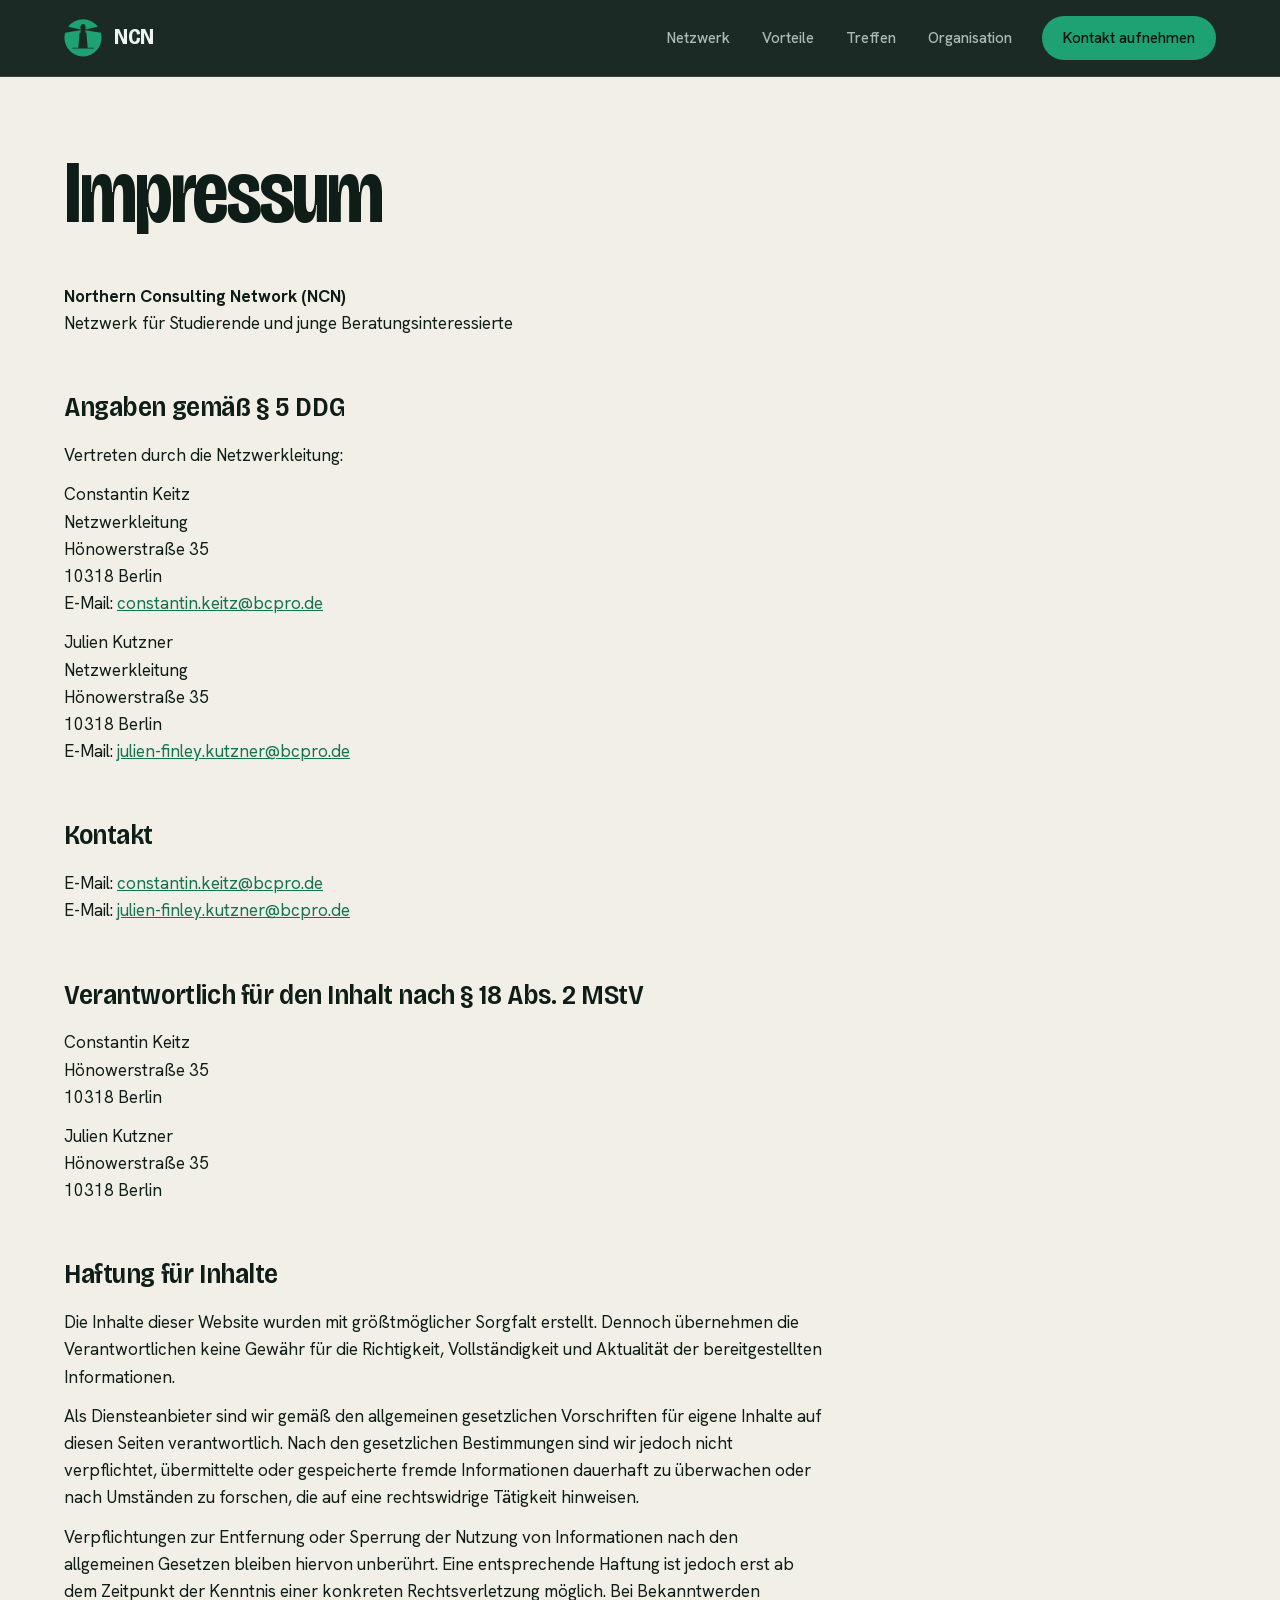
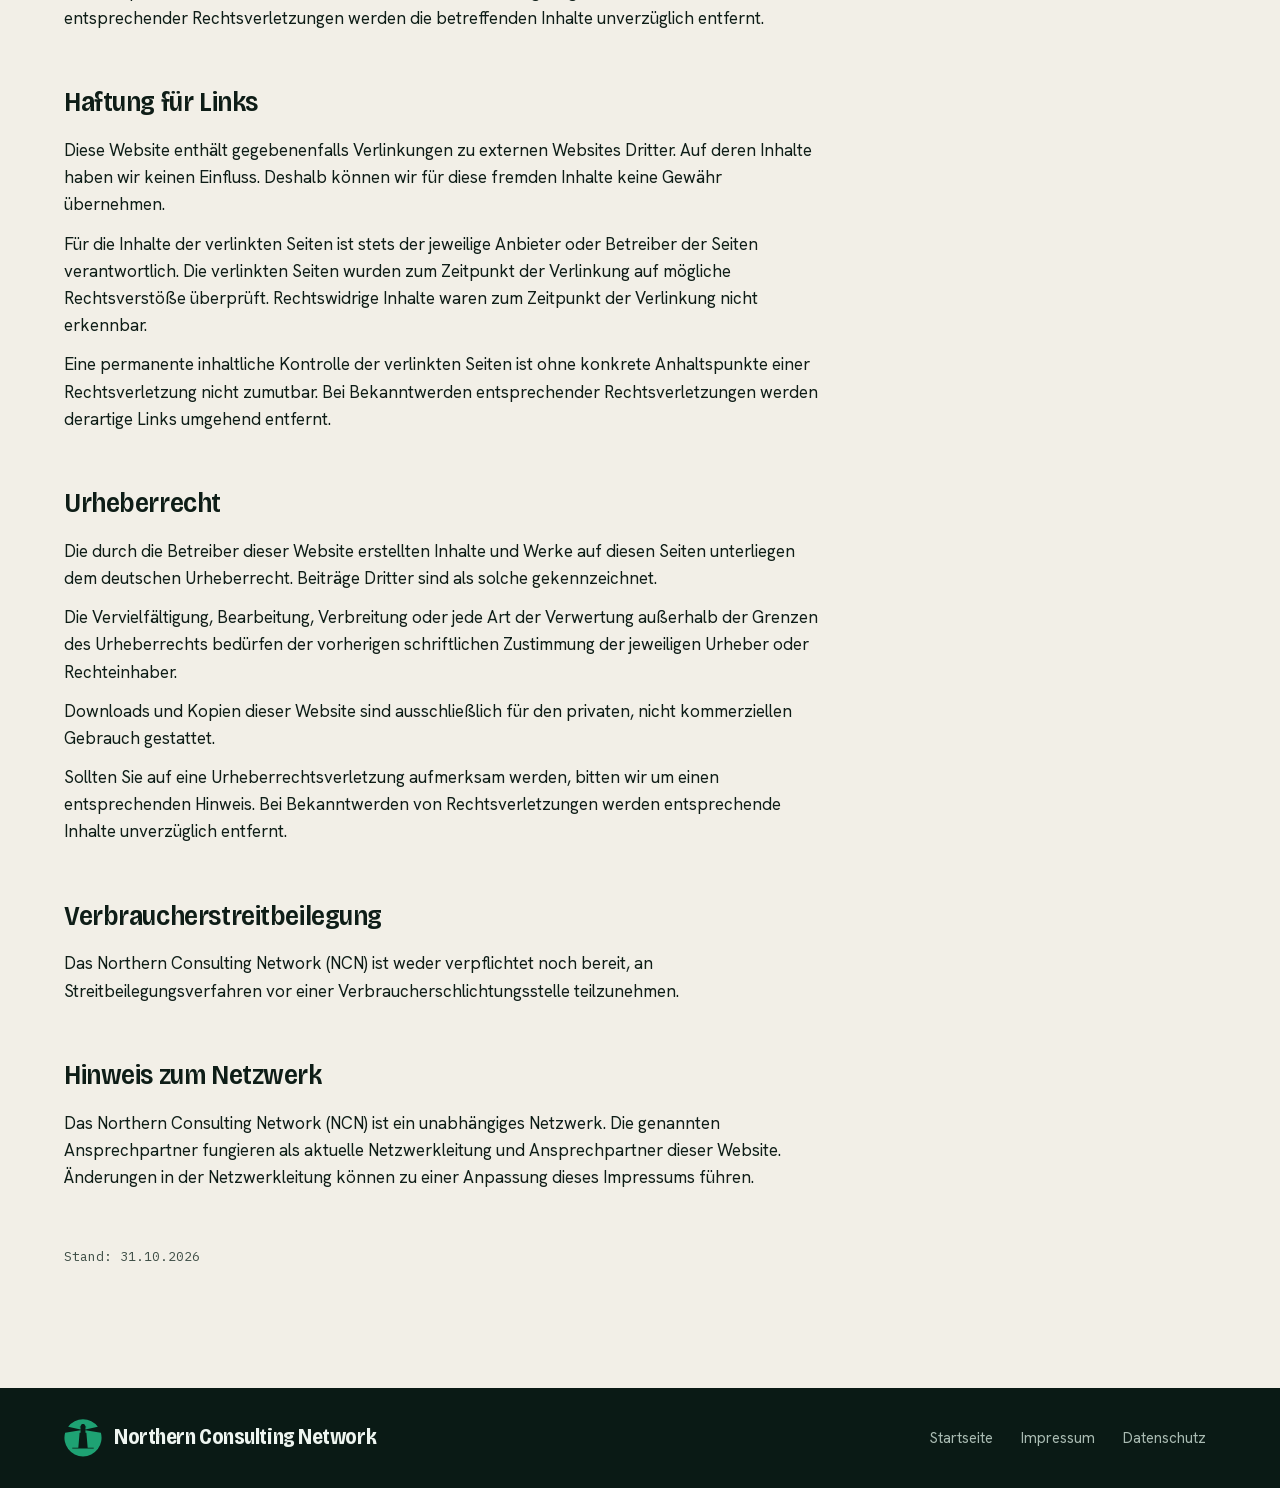
<file: v2/impressum.html>
<!doctype html>
<html lang="de">
<head>
<meta charset="utf-8">
<meta name="viewport" content="width=device-width, initial-scale=1, viewport-fit=cover">
<meta name="robots" content="noindex, nofollow">
<title>Impressum – NCN Northern Consulting Network</title>
<meta name="description" content="Impressum des Northern Consulting Network (NCN).">
<link rel="icon" href="assets/logo/ncn-logo.svg" type="image/svg+xml">
<link rel="apple-touch-icon" href="assets/logo/ncn-logo-1024-weisser-hintergrund.png">
<meta name="theme-color" content="#0a1a15">
<link rel="preload" href="assets/fonts/bricolage-latin.woff2" as="font" type="font/woff2" crossorigin>
<link rel="stylesheet" href="assets/site.css?v=ffa34dd1">
</head>
<body>
<a class="skip" href="#inhalt">Zum Inhalt</a>
<header class="top is-solid" id="top-bar">
  <div class="wrap top__bar">
    <a class="brand" href="index.html"><img src="assets/logo/ncn-logo.svg" alt="" width="38" height="38">NCN</a>
    <nav class="menu" id="menu" aria-label="Hauptnavigation">
      <a href="index.html#netzwerk">Netzwerk</a>
      <a href="index.html#vorteile">Vorteile</a>
      <a href="index.html#treffen">Treffen</a>
      <a href="index.html#organisation">Organisation</a>
      <a class="btn btn--light" href="mailto:constantin.keitz@bcpro.de,julien-finley.kutzner@bcpro.de?subject=NCN">Kontakt aufnehmen</a>
    </nav>
    <button class="burger" type="button" aria-expanded="false" aria-controls="menu" aria-label="Menü öffnen"><span></span></button>
  </div>
</header>

<main id="inhalt" class="legal">
  <div class="wrap">
    <h1>Impressum</h1>

    <p><strong>Northern Consulting Network (NCN)</strong><br>
      Netzwerk für Studierende und junge Beratungsinteressierte</p>

    <h2>Angaben gemäß § 5 DDG</h2>
    <p>Vertreten durch die Netzwerkleitung:</p>
    <p>Constantin Keitz<br>Netzwerkleitung<br>Hönowerstraße 35<br>10318 Berlin<br>
      E-Mail: <a href="mailto:constantin.keitz@bcpro.de">constantin.keitz@bcpro.de</a></p>
    <p>Julien Kutzner<br>Netzwerkleitung<br>Hönowerstraße 35<br>10318 Berlin<br>
      E-Mail: <a href="mailto:julien-finley.kutzner@bcpro.de">julien-finley.kutzner@bcpro.de</a></p>

    <h2>Kontakt</h2>
    <p>E-Mail: <a href="mailto:constantin.keitz@bcpro.de">constantin.keitz@bcpro.de</a><br>
      E-Mail: <a href="mailto:julien-finley.kutzner@bcpro.de">julien-finley.kutzner@bcpro.de</a></p>

    <h2>Verantwortlich für den Inhalt nach § 18 Abs. 2 MStV</h2>
    <p>Constantin Keitz<br>Hönowerstraße 35<br>10318 Berlin</p>
    <p>Julien Kutzner<br>Hönowerstraße 35<br>10318 Berlin</p>

    <h2>Haftung für Inhalte</h2>
    <p>Die Inhalte dieser Website wurden mit größtmöglicher Sorgfalt erstellt. Dennoch übernehmen die Verantwortlichen keine Gewähr für die Richtigkeit, Vollständigkeit und Aktualität der bereitgestellten Informationen.</p>
    <p>Als Diensteanbieter sind wir gemäß den allgemeinen gesetzlichen Vorschriften für eigene Inhalte auf diesen Seiten verantwortlich. Nach den gesetzlichen Bestimmungen sind wir jedoch nicht verpflichtet, übermittelte oder gespeicherte fremde Informationen dauerhaft zu überwachen oder nach Umständen zu forschen, die auf eine rechtswidrige Tätigkeit hinweisen.</p>
    <p>Verpflichtungen zur Entfernung oder Sperrung der Nutzung von Informationen nach den allgemeinen Gesetzen bleiben hiervon unberührt. Eine entsprechende Haftung ist jedoch erst ab dem Zeitpunkt der Kenntnis einer konkreten Rechtsverletzung möglich. Bei Bekanntwerden entsprechender Rechtsverletzungen werden die betreffenden Inhalte unverzüglich entfernt.</p>

    <h2>Haftung für Links</h2>
    <p>Diese Website enthält gegebenenfalls Verlinkungen zu externen Websites Dritter. Auf deren Inhalte haben wir keinen Einfluss. Deshalb können wir für diese fremden Inhalte keine Gewähr übernehmen.</p>
    <p>Für die Inhalte der verlinkten Seiten ist stets der jeweilige Anbieter oder Betreiber der Seiten verantwortlich. Die verlinkten Seiten wurden zum Zeitpunkt der Verlinkung auf mögliche Rechtsverstöße überprüft. Rechtswidrige Inhalte waren zum Zeitpunkt der Verlinkung nicht erkennbar.</p>
    <p>Eine permanente inhaltliche Kontrolle der verlinkten Seiten ist ohne konkrete Anhaltspunkte einer Rechtsverletzung nicht zumutbar. Bei Bekanntwerden entsprechender Rechtsverletzungen werden derartige Links umgehend entfernt.</p>

    <h2>Urheberrecht</h2>
    <p>Die durch die Betreiber dieser Website erstellten Inhalte und Werke auf diesen Seiten unterliegen dem deutschen Urheberrecht. Beiträge Dritter sind als solche gekennzeichnet.</p>
    <p>Die Vervielfältigung, Bearbeitung, Verbreitung oder jede Art der Verwertung außerhalb der Grenzen des Urheberrechts bedürfen der vorherigen schriftlichen Zustimmung der jeweiligen Urheber oder Rechteinhaber.</p>
    <p>Downloads und Kopien dieser Website sind ausschließlich für den privaten, nicht kommerziellen Gebrauch gestattet.</p>
    <p>Sollten Sie auf eine Urheberrechtsverletzung aufmerksam werden, bitten wir um einen entsprechenden Hinweis. Bei Bekanntwerden von Rechtsverletzungen werden entsprechende Inhalte unverzüglich entfernt.</p>

    <h2>Verbraucherstreitbeilegung</h2>
    <p>Das Northern Consulting Network (NCN) ist weder verpflichtet noch bereit, an Streitbeilegungsverfahren vor einer Verbraucherschlichtungsstelle teilzunehmen.</p>

    <h2>Hinweis zum Netzwerk</h2>
    <p>Das Northern Consulting Network (NCN) ist ein unabhängiges Netzwerk. Die genannten Ansprechpartner fungieren als aktuelle Netzwerkleitung und Ansprechpartner dieser Website. Änderungen in der Netzwerkleitung können zu einer Anpassung dieses Impressums führen.</p>

    <p class="legal__date">Stand: 31.10.2026</p>
  </div>
</main>

<footer class="night">
  <div class="wrap foot__row">
    <a class="brand" href="index.html"><img src="assets/logo/ncn-logo.svg" alt="" width="38" height="38">Northern Consulting Network</a>
    <nav class="foot__links" aria-label="Rechtliches"><a href="index.html">Startseite</a><a href="impressum.html">Impressum</a><a href="datenschutz.html">Datenschutz</a></nav>
  </div>
</footer>
<script src="assets/site.js?v=ffa34dd1" defer></script>
</body>
</html>
</file>
<file: styles.css>
/* NCN – Northern Consulting Network */
/* Nunito Sans (OFL), lokal eingebunden – keine Verbindung zu Google */
@font-face {
  font-family: "Nunito Sans"; font-style: normal; font-weight: 400 800; font-display: swap;
  src: url("assets/fonts/nunito-sans-latin-ext.woff2") format("woff2");
  unicode-range: U+0100-02BA, U+02BD-02C5, U+02C7-02CC, U+02CE-02D7, U+02DD-02FF, U+0304, U+0308, U+0329, U+1D00-1DBF, U+1E00-1E9F, U+1EF2-1EFF, U+2020, U+20A0-20AB, U+20AD-20C4, U+2113, U+2C60-2C7F, U+A720-A7FF;
}
@font-face {
  font-family: "Nunito Sans"; font-style: normal; font-weight: 400 800; font-display: swap;
  src: url("assets/fonts/nunito-sans-latin.woff2") format("woff2");
  unicode-range: U+0000-00FF, U+0131, U+0152-0153, U+02BB-02BC, U+02C6, U+02DA, U+02DC, U+0304, U+0308, U+0329, U+2000-206F, U+20AC, U+2122, U+2191, U+2193, U+2212, U+2215, U+FEFF, U+FFFD;
}

:root {
  --primary: #239d6a;
  --primary-dark: #1d8659;
  --primary-soft: #e9f5f0;
  --ink: #151c1c;
  --muted: #566768;
  --line: #dde8e1;
  --bg: #ffffff;
  --bg-alt: #f3fcf7;
  --max: 1152px;
}

*, *::before, *::after { box-sizing: border-box; }
html { scroll-behavior: smooth; scroll-padding-top: 64px; }
body {
  margin: 0;
  font-family: "Nunito Sans", ui-sans-serif, system-ui, -apple-system, sans-serif;
  font-size: 16px;
  line-height: 1.6;
  color: var(--ink);
  background: var(--bg);
  -webkit-font-smoothing: antialiased;
}
img { max-width: 100%; display: block; }
h1, h2, h3 { margin: 0; line-height: 1.25; }
h2 { font-size: clamp(1.875rem, 4vw, 2.25rem); font-weight: 700; letter-spacing: -.01em; }
h3 { font-size: 1.125rem; font-weight: 600; }
p { margin: 0; }
strong { font-weight: 700; color: var(--ink); }

.container { max-width: var(--max); margin: 0 auto; padding: 0 24px; }
.narrow { max-width: 672px; margin: 0 auto; text-align: center; }
.section { padding: 80px 0; }
.section--alt { background: var(--bg-alt); }
.section-head { max-width: 672px; margin: 0 auto 48px; text-align: center; }
.section-head p { margin-top: 16px; color: var(--muted); }
.lead { margin-top: 24px; font-size: 1.125rem; color: var(--muted); }
.lead + .lead { margin-top: 16px; }

/* Buttons */
.btn {
  display: inline-flex; align-items: center; justify-content: center; gap: 8px;
  padding: 10px 20px; border-radius: 8px; border: 1px solid transparent;
  font: inherit; font-size: .875rem; font-weight: 600; text-decoration: none;
  transition: background-color .2s, border-color .2s;
}
.btn--primary { background: var(--primary); color: #fff; }
.btn--primary:hover { background: var(--primary-dark); }
.btn--outline { background: #fff; color: var(--ink); border-color: var(--line); }
.btn--outline:hover { background: var(--bg-alt); }
.btn svg { width: 16px; height: 16px; }

/* Header */
.header {
  position: sticky; top: 0; z-index: 40;
  background: rgba(255, 255, 255, .8);
  backdrop-filter: blur(8px); -webkit-backdrop-filter: blur(8px);
  border-bottom: 1px solid rgba(221, 232, 225, .6);
}
.header__inner { display: flex; align-items: center; justify-content: space-between; height: 64px; }
.header__logo img { width: 36px; height: 36px; }
.nav ul { display: flex; gap: 24px; list-style: none; margin: 0; padding: 0; }
.nav a { color: var(--muted); font-size: .875rem; font-weight: 500; text-decoration: none; }
.nav a:hover { color: var(--primary); }
.nav-toggle {
  display: none; width: 40px; height: 40px; border: 1px solid var(--line); border-radius: 8px;
  background: #fff; cursor: pointer; align-items: center; justify-content: center;
}
.nav-toggle span, .nav-toggle span::before, .nav-toggle span::after {
  content: ""; display: block; width: 18px; height: 2px; background: var(--ink); border-radius: 2px;
  position: relative; transition: transform .2s, background .2s;
}
.nav-toggle span::before { position: absolute; top: -6px; }
.nav-toggle span::after { position: absolute; top: 6px; }
.header.nav-open .nav-toggle span { background: transparent; }
.header.nav-open .nav-toggle span::before { transform: translateY(6px) rotate(45deg); }
.header.nav-open .nav-toggle span::after { transform: translateY(-6px) rotate(-45deg); }

/* Hero */
.hero { padding: 64px 0 80px; text-align: center; }
.hero__logo { width: 418px; max-width: 100%; margin: 0 auto; }
.hero p { max-width: 672px; margin: 32px auto 0; font-size: 1.125rem; color: var(--muted); }
.hero__actions { margin-top: 40px; display: flex; gap: 12px; justify-content: center; flex-wrap: wrap; }

/* Cards (Mitglieder, Vorteile, Treffen, Events) */
.card { background: #fff; border: 1px solid var(--line); border-radius: 14px; }

.members { display: grid; grid-template-columns: repeat(3, minmax(0, 1fr)); gap: 24px; }
.member {
  display: flex; flex-direction: column; align-items: center; justify-content: center; gap: 16px;
  padding: 24px; text-align: center; text-decoration: none; color: var(--ink);
  transition: box-shadow .2s, border-color .2s;
}
.member:hover { border-color: var(--primary); box-shadow: 0 4px 12px rgba(21, 28, 28, .06); }
.member__logo { height: 64px; display: flex; align-items: center; justify-content: center; }
.member img { --k: 1; height: calc(var(--h, 48) * var(--k) * 1px); width: auto; max-width: 100%; object-fit: contain; }
.member p { font-size: .875rem; font-weight: 500; max-width: 100%; overflow-wrap: break-word; }
.members .member:last-child:nth-child(3n+1) { grid-column-start: 2; }

.benefits { display: grid; grid-template-columns: repeat(4, 1fr); gap: 24px; }
.meetings { display: grid; grid-template-columns: repeat(2, 1fr); gap: 24px; }
.feature { padding: 24px; }
.feature__icon {
  width: 44px; height: 44px; margin-bottom: 20px; border-radius: 10px;
  display: flex; align-items: center; justify-content: center;
  background: var(--primary-soft); color: var(--primary);
}
.feature__icon svg { width: 20px; height: 20px; }
.feature p { margin-top: 8px; font-size: .875rem; color: var(--muted); line-height: 1.65; }
.meetings .feature { padding: 32px; }

.events { display: grid; grid-template-columns: repeat(2, 1fr); gap: 24px; max-width: 768px; margin: 0 auto; }
.event { overflow: hidden; border-radius: 12px; transition: box-shadow .2s; }
.event:hover { box-shadow: 0 4px 12px rgba(21, 28, 28, .08); }
.event__img { aspect-ratio: 4 / 3; overflow: hidden; background: var(--bg-alt); }
.event__img img { width: 100%; height: 100%; object-fit: cover; transition: transform .5s; }
.event:hover .event__img img { transform: scale(1.05); }
.event__body { padding: 16px 20px 20px; }
.event__city { font-size: .75rem; font-weight: 600; letter-spacing: .05em; text-transform: uppercase; color: var(--primary); }
.event h3 { margin-top: 4px; }

/* Besonderheit */
.special {
  max-width: 896px; margin: 0 auto; padding: 56px 48px; border-radius: 16px;
  background: var(--primary); color: #fff; text-align: center;
}
.special__icon {
  width: 48px; height: 48px; margin: 0 auto 16px; border-radius: 999px;
  display: flex; align-items: center; justify-content: center; background: rgba(255, 255, 255, .15);
}
.special__icon svg { width: 24px; height: 24px; }
.special p { margin-top: 24px; font-size: 1.0625rem; line-height: 1.7; color: rgba(255, 255, 255, .92); }
.special strong { color: #fff; }

/* Kontakt */
.contact__actions { margin-top: 32px; display: flex; gap: 16px; justify-content: center; flex-wrap: wrap; }

/* Footer */
.footer { border-top: 1px solid var(--line); padding: 40px 0; text-align: center; font-size: .875rem; color: var(--muted); }
.footer__brand { display: inline-flex; align-items: center; gap: 10px; font-weight: 600; color: var(--ink); }
.footer__brand img { width: 28px; height: 28px; }
.footer__links { margin-top: 6px; align-items: center; display: flex; gap: 12px; justify-content: center; }
.footer__links a { color: var(--primary); text-decoration: none; padding: 10px 4px; }
.footer__links a:hover { text-decoration: underline; }
.footer__copy { margin-top: 16px; font-size: .75rem; }

/* Rechtstexte */
.legal { padding: 64px 0 96px; }
.legal .container { max-width: 780px; }
.legal h1 { font-size: clamp(1.6rem, 7vw, 2.2rem); overflow-wrap: break-word; font-weight: 800; margin-bottom: 32px; }
.legal h2 { font-size: 1.3rem; margin: 36px 0 10px; }
.legal p, .legal li { color: #33434a; }
.legal p + p { margin-top: .8em; }
.legal h3 { font-size: 1rem; margin: 20px 0 6px; }
.legal ul { margin: .6em 0 .8em; padding-left: 1.4em; }
.legal li + li { margin-top: .2em; }
.legal a { color: var(--primary); text-decoration: none; word-break: break-word; }
.legal a:hover { text-decoration: underline; }
.legal p.legal__date { margin-top: 40px; color: var(--muted); font-size: .9rem; }
.todo { background: #fff4d6; padding: 1px 6px; border-radius: 4px; font-weight: 700; color: #7a5600; }

/* Responsive */
@media (max-width: 1024px) {
  .benefits { grid-template-columns: repeat(2, 1fr); }
}
@media (max-width: 860px) {
  .nav-toggle { display: inline-flex; }
  .nav {
    position: absolute; top: 64px; left: 0; right: 0; display: none;
    background: #fff; border-bottom: 1px solid var(--line); padding: 8px 16px 16px;
  }
  .header.nav-open .nav { display: block; }
  .nav ul { flex-direction: column; gap: 0; }
  .nav a { display: block; padding: 12px 8px; font-size: 1rem; }
}
@media (max-width: 640px) {
  .container { padding: 0 16px; }
  .section { padding: 64px 0; }
  .hero { padding: 40px 0 64px; }
  .hero__logo { width: 300px; }
  .members { grid-template-columns: repeat(2, minmax(0, 1fr)); gap: 12px; }
  .member { padding: 16px 12px; }
  .member img { --k: .85; }
  .member__logo { height: 56px; }
  .members .member:last-child:nth-child(3n+1) { grid-column-start: auto; }
  .benefits, .meetings, .events { grid-template-columns: 1fr; }
  .special { padding: 40px 20px; }
}
@media (max-width: 480px) {
  .members { grid-template-columns: 1fr; gap: 12px; }
  .member { flex-direction: row; justify-content: flex-start; gap: 16px; padding: 14px 16px; text-align: left; }
  .member__logo { flex: 0 0 96px; height: 44px; }
  .member img { --k: .6; }
}
@media (prefers-reduced-motion: reduce) {
  html { scroll-behavior: auto; }
  * { transition: none !important; }
}
</file>
<file: v2/assets/site.css>
/* NCN v2 – „Leuchtfeuer & Seekarte“
   CI: NCN-Grün aus dem Logo (#1EA273), Leuchtturm-Logo, Name „Northern Consulting Network“.
   Schriften lokal (OFL): Bricolage Grotesque (Display), Hanken Grotesk (Text), IBM Plex Mono (Koordinaten, Labels). */

@font-face { font-family: "Bricolage"; font-style: normal; font-weight: 200 800; font-stretch: 75% 100%; font-display: swap;
  src: url("fonts/bricolage-latin-ext.woff2") format("woff2");
  unicode-range: U+0100-02BA, U+02BD-02C5, U+02C7-02CC, U+02CE-02D7, U+02DD-02FF, U+0304, U+0308, U+0329, U+1D00-1DBF, U+1E00-1E9F, U+1EF2-1EFF, U+2020, U+20A0-20AB, U+20AD-20C4, U+2113, U+2C60-2C7F, U+A720-A7FF; }
@font-face { font-family: "Bricolage"; font-style: normal; font-weight: 200 800; font-stretch: 75% 100%; font-display: swap;
  src: url("fonts/bricolage-latin.woff2") format("woff2");
  unicode-range: U+0000-00FF, U+0131, U+0152-0153, U+02BB-02BC, U+02C6, U+02DA, U+02DC, U+0304, U+0308, U+0329, U+2000-206F, U+20AC, U+2122, U+2191, U+2193, U+2212, U+2215, U+FEFF, U+FFFD; }
@font-face { font-family: "Hanken"; font-style: normal; font-weight: 400 700; font-display: swap;
  src: url("fonts/hanken-grotesk-latin-ext.woff2") format("woff2");
  unicode-range: U+0100-02BA, U+02BD-02C5, U+02C7-02CC, U+02CE-02D7, U+02DD-02FF, U+0304, U+0308, U+0329, U+1D00-1DBF, U+1E00-1E9F, U+1EF2-1EFF, U+2020, U+20A0-20AB, U+20AD-20C4, U+2113, U+2C60-2C7F, U+A720-A7FF; }
@font-face { font-family: "Hanken"; font-style: normal; font-weight: 400 700; font-display: swap;
  src: url("fonts/hanken-grotesk-latin.woff2") format("woff2");
  unicode-range: U+0000-00FF, U+0131, U+0152-0153, U+02BB-02BC, U+02C6, U+02DA, U+02DC, U+0304, U+0308, U+0329, U+2000-206F, U+20AC, U+2122, U+2191, U+2193, U+2212, U+2215, U+FEFF, U+FFFD; }
@font-face { font-family: "Plex Mono"; font-style: normal; font-weight: 400; font-display: swap;
  src: url("fonts/plex-mono-400.woff2") format("woff2"); }

:root {
  --night: #0a1a15;        /* Nordsee bei Nacht */
  --night-2: #10251d;
  --night-line: rgba(232, 244, 237, .12);
  --paper: #f2efe7;        /* Seekarten-Papier */
  --paper-2: #e8e4d8;
  --ink: #0e1d17;
  --ink-soft: #3d4d45;     /* 8:1 auf Papier */
  --line: rgba(14, 29, 23, .16);
  --green: #1ea273;        /* NCN-Grün aus dem Logo */
  --green-text: #13734d;   /* Grün für Text auf Papier: 5,6:1 */
  --mint: #8fe0bb;         /* Licht auf Nacht */
  --on-night: #eef5f0;
  --on-night-soft: #a9bbb2;

  --display: "Bricolage", "Hanken", system-ui, sans-serif;
  --text: "Hanken", system-ui, sans-serif;
  --mono: "Plex Mono", ui-monospace, "SF Mono", Menlo, monospace;

  --pad: clamp(20px, 5vw, 80px);
  --max: 1440px;
  --ease: cubic-bezier(.2, .7, .1, 1);
}

*, *::before, *::after { box-sizing: border-box; }
html { -webkit-text-size-adjust: 100%; overflow-x: clip; }
body { margin: 0; background: var(--paper); color: var(--ink); font: 400 17px/1.6 var(--text); -webkit-font-smoothing: antialiased; }
img, svg { display: block; max-width: 100%; }
a { color: inherit; }
h1, h2, h3, p, ol, ul, dl, dd, figure { margin: 0; }
ol, ul { padding: 0; list-style: none; }
:focus-visible { outline: 3px solid var(--green); outline-offset: 3px; border-radius: 4px; }
.sr-only { position: absolute; width: 1px; height: 1px; overflow: hidden; clip: rect(0 0 0 0); white-space: nowrap; }
.skip { position: absolute; left: 12px; top: -60px; z-index: 100; background: var(--green); color: #04130d; padding: 10px 16px; border-radius: 6px; font-weight: 600; text-decoration: none; }
.skip:focus { top: 12px; }

.wrap { width: min(100% - 2 * var(--pad), var(--max)); margin-inline: auto; }
.mono { font-family: var(--mono); font-size: 13px; letter-spacing: .02em; }
.kicker { font-family: var(--mono); font-size: 13px; letter-spacing: .04em; color: var(--green-text); display: flex; flex-wrap: wrap; gap: 4px 14px; align-items: baseline; }
.kicker b { font-weight: 400; color: var(--ink); }
.night .kicker { color: var(--mint); }
.night .kicker b { color: var(--on-night); }

/* Überschriften: schmal, groß, eng */
.display { font-family: var(--display); font-weight: 650; font-stretch: 80%; font-variation-settings: "opsz" 96; letter-spacing: -.035em; line-height: .92; }
.h2 { font-size: clamp(40px, 6.4vw, 104px); }
.h3 { font-family: var(--display); font-weight: 600; font-stretch: 88%; font-size: clamp(24px, 2.4vw, 34px); letter-spacing: -.02em; line-height: 1.05; }
.lead { font-size: clamp(19px, 1.6vw, 23px); line-height: 1.5; }
.soft { color: var(--ink-soft); }
.night .soft { color: var(--on-night-soft); }
.green { color: var(--green-text); }
.night .green { color: var(--green); }

/* Buttons */
.btn { display: inline-flex; align-items: center; gap: 12px; min-height: 52px; padding: 0 26px; border-radius: 999px; font: 600 16px/1 var(--text);
  text-decoration: none; border: 1.5px solid transparent; transition: transform .25s var(--ease), background-color .25s, color .25s, border-color .25s; }
.btn svg { width: 16px; height: 16px; transition: transform .25s var(--ease); }
.btn:hover svg { transform: translateX(4px); }
.btn:active { transform: scale(.97); }
.btn--light { background: var(--green); color: #04130d; }
.btn--light:hover { background: var(--mint); }
.btn--ghost { border-color: rgba(238, 245, 240, .35); color: var(--on-night); }
.btn--ghost:hover { border-color: var(--on-night); }
.btn--ink { background: var(--ink); color: var(--paper); }
.btn--ink:hover { background: #1d3a2e; }

/* ------------------------------------------------------------ Navigation */
.top { position: fixed; inset: 0 0 auto; z-index: 50; color: var(--on-night); transition: background-color .3s, border-color .3s; border-bottom: 1px solid transparent; }
.top.is-solid { background: rgba(10, 26, 21, .92); backdrop-filter: blur(10px); -webkit-backdrop-filter: blur(10px); border-color: var(--night-line); }
.top__bar { display: flex; align-items: center; justify-content: space-between; gap: 24px; height: 76px; }
.brand { display: inline-flex; align-items: center; min-height: 44px; gap: 12px; text-decoration: none; font-family: var(--display); font-weight: 700; font-stretch: 85%; font-size: 22px; letter-spacing: -.02em; }
.brand img { width: 38px; height: 38px; }
.menu { display: flex; align-items: center; gap: 4px; }
.menu a { display: inline-flex; align-items: center; min-height: 44px; padding: 0 14px; border-radius: 999px; text-decoration: none; font-size: 15px; font-weight: 500; color: var(--on-night-soft); transition: color .2s, background-color .2s; }
.menu a:hover { color: var(--on-night); background: rgba(238, 245, 240, .08); }
.menu .btn { margin-left: 12px; min-height: 44px; padding: 0 20px; font-size: 15px; color: #04130d; }
.menu .btn:hover { color: #04130d; background: var(--mint); }
.burger { display: none; width: 44px; height: 44px; border: 1px solid var(--night-line); border-radius: 50%; background: transparent; color: var(--on-night); cursor: pointer; }
.burger span, .burger span::before, .burger span::after { display: block; width: 18px; height: 1.6px; background: currentColor; margin: auto; position: relative; transition: transform .25s var(--ease), background-color .2s; }
.burger span::before, .burger span::after { content: ""; position: absolute; left: 0; }
.burger span::before { top: -6px; } .burger span::after { top: 6px; }
.top.is-open .burger span { background: transparent; }
.top.is-open .burger span::before { transform: translateY(6px) rotate(45deg); }
.top.is-open .burger span::after { transform: translateY(-6px) rotate(-45deg); }

/* ------------------------------------------------------------ Hero */
.night { background: var(--night); color: var(--on-night); }
.hero { position: relative; min-height: 100svh; overflow: clip; display: flex; flex-direction: column; isolation: isolate; }
.hero__grid { position: absolute; inset: 0; z-index: -3;
  background-image: linear-gradient(var(--night-line) 1px, transparent 1px), linear-gradient(90deg, var(--night-line) 1px, transparent 1px);
  background-size: calc((100% - 2 * var(--pad)) / 6) 25%; background-position: var(--pad) 0;
  mask-image: radial-gradient(120% 90% at 70% 60%, #000 30%, transparent 85%); -webkit-mask-image: radial-gradient(120% 90% at 70% 60%, #000 30%, transparent 85%); opacity: .55; }
.lighthouse { position: absolute; z-index: -1; right: calc(var(--pad) * -.2); bottom: -14vh; width: min(52vw, 760px); aspect-ratio: 1; }
.lighthouse img { width: 100%; height: 100%; }
/* der Lichtkegel: zwei Strahlen aus der Laterne, die langsam kreisen */
.beam { position: absolute; z-index: -2; left: 50%; top: 28.5%; width: 320vmax; height: 320vmax; translate: -50% -50%; pointer-events: none;
  background: conic-gradient(from 0deg,
     transparent 0deg 76deg, rgba(143, 224, 187, .0) 76deg, rgba(143, 224, 187, .17) 86deg, rgba(143, 224, 187, .05) 98deg, transparent 104deg 256deg,
     rgba(143, 224, 187, .0) 256deg, rgba(143, 224, 187, .12) 266deg, rgba(143, 224, 187, .04) 278deg, transparent 284deg);
  mask-image: radial-gradient(closest-side, #000 0, #000 18%, rgba(0,0,0,.55) 45%, transparent 75%);
  -webkit-mask-image: radial-gradient(closest-side, #000 0, #000 18%, rgba(0,0,0,.55) 45%, transparent 75%);
  animation: sweep 16s linear infinite; }
@keyframes sweep { to { rotate: 360deg; } }
.lamp { position: absolute; z-index: -1; left: 50%; top: 28.5%; width: 9%; aspect-ratio: 1; translate: -50% -50%; border-radius: 50%;
  background: radial-gradient(circle, rgba(220, 255, 238, .9), rgba(143, 224, 187, .35) 40%, transparent 70%); filter: blur(2px); animation: pulse 4s ease-in-out infinite; }
@keyframes pulse { 50% { opacity: .55; } }

.hero__body { flex: 1; display: flex; flex-direction: column; justify-content: flex-end; gap: clamp(24px, 3.4vh, 44px); padding: 120px 0 clamp(28px, 5vh, 56px); }
.hero h1 { font-size: clamp(56px, min(10vw, 15.5vh), 190px); max-width: 11ch; }
.hero h1 .green { color: var(--green); }
.hero__foot { display: grid; grid-template-columns: minmax(0, 580px) auto; align-items: end; justify-content: space-between; gap: 32px; }
.hero__lead { color: var(--on-night); }
.hero__actions { display: flex; flex-wrap: wrap; gap: 12px; margin-top: 28px; }
.coords { display: grid; grid-template-columns: repeat(2, auto); gap: 4px 28px; color: var(--on-night-soft); text-align: left; }
.coords span { white-space: nowrap; }
.coords b { font-weight: 400; color: var(--on-night); display: inline-block; min-width: 9.2em; }

/* Einstieg: die Zeilen der Überschrift steigen einmal auf */
.rise > span { display: block; overflow: clip; padding-bottom: .06em; margin-bottom: -.06em; }
.rise > span > span { display: block; transform: translateY(105%); animation: rise 1s var(--ease) forwards; }
.rise > span:nth-child(2) > span { animation-delay: .09s; }
.rise > span:nth-child(3) > span { animation-delay: .18s; }
@keyframes rise { to { transform: none; } }
.fade-in { opacity: 0; animation: fadein .9s .45s var(--ease) forwards; }
@keyframes fadein { to { opacity: 1; } }

/* ------------------------------------------------------------ Abschnitte */
.sec { padding: clamp(96px, 13vw, 180px) 0; position: relative; }
.sec__head { display: grid; grid-template-columns: minmax(0, 1fr); gap: 28px; margin-bottom: clamp(48px, 6vw, 88px); max-width: 1100px; }

/* Netzwerk: Text + Seekarte */
.net { display: grid; grid-template-columns: minmax(0, 5fr) minmax(0, 7fr); gap: clamp(40px, 6vw, 96px); align-items: start; }
.net__text { position: sticky; top: 120px; display: grid; gap: 28px; }
.facts { display: grid; grid-template-columns: repeat(3, auto); justify-content: start; gap: 8px 40px; margin-top: 12px; padding-top: 24px; border-top: 1px solid var(--line); }
.facts dt { font-family: var(--mono); font-size: 13px; color: var(--ink-soft); }
.facts dd { font-family: var(--display); font-weight: 650; font-stretch: 80%; font-size: clamp(44px, 5vw, 72px); line-height: 1; letter-spacing: -.03em; order: -1; }
.facts div { display: flex; flex-direction: column; }

.chart { position: relative; background: var(--paper-2); border-radius: 4px; padding: clamp(12px, 2vw, 28px); }
.chart svg { width: 100%; height: auto; overflow: visible; }
.chart .grat { stroke: var(--line); stroke-width: 1; }
.chart .grat-label { font: 11px var(--mono); fill: var(--ink-soft); }
.chart .sea { font: italic 500 15px var(--display); font-stretch: 90%; fill: rgba(14, 29, 23, .38); letter-spacing: .3em; }
.chart .link { stroke: rgba(19, 115, 77, .16); stroke-width: 1; transition: stroke .3s, stroke-width .3s; }
.chart .link.is-on { stroke: var(--green); stroke-width: 1.6; }
.chart .city { cursor: pointer; }
.chart .city circle.dot { fill: var(--ink); transition: r .3s var(--ease), fill .3s; }
.chart .city circle.halo { fill: var(--green); opacity: 0; transition: opacity .3s; }
.chart .city text { font: 600 15px var(--text); fill: var(--ink); }
.chart .city text.sub { font: 11px var(--mono); fill: var(--ink-soft); }
.chart .city.is-on circle.dot { fill: var(--green-text); r: 7; }
.chart .city.is-on circle.halo { opacity: .22; }
.chart .city:focus-visible { outline: none; }
.chart .city:focus-visible circle.halo { opacity: .45; }
.chart__note { position: absolute; right: clamp(12px, 2vw, 28px); bottom: clamp(10px, 1.6vw, 22px); color: var(--ink-soft); }

/* Mitglieder als Register */
.register { margin-top: clamp(64px, 8vw, 120px); border-top: 1.5px solid var(--ink); }
.register li { border-bottom: 1px solid var(--line); }
.register a { display: grid; grid-template-columns: minmax(0, 1.6fr) minmax(0, 1fr) 150px; align-items: center; gap: 24px; min-height: 92px; padding: 10px 0; text-decoration: none; transition: background-color .25s, padding .35s var(--ease); }
.register a:hover, .register a.is-on { background: rgba(30, 162, 115, .07); padding-inline: 16px; }
.register .name { font-family: var(--display); font-weight: 600; font-stretch: 88%; font-size: clamp(19px, 1.7vw, 25px); letter-spacing: -.015em; line-height: 1.15; }
.register .city { font-weight: 500; }
.register .logo { justify-self: end; height: 56px; width: 150px; display: flex; align-items: center; justify-content: flex-end; }
.register .logo img { height: calc(var(--h) * .9px); width: auto; max-width: 150px; object-fit: contain; mix-blend-mode: multiply; }
.register .arrow { display: none; }

/* Vorteile: nummerierte Liste */
.gains { display: grid; grid-template-columns: repeat(2, minmax(0, 1fr)); column-gap: clamp(32px, 6vw, 96px); }
.gain { display: grid; grid-template-columns: auto minmax(0, 1fr); column-gap: 28px; padding: 40px 0 48px; border-top: 1.5px solid var(--ink); }
.gain__no { font-family: var(--display); font-weight: 300; font-stretch: 75%; font-size: clamp(64px, 7vw, 110px); line-height: .8; letter-spacing: -.04em; color: var(--green-text); grid-row: span 2; }
.gain h3 { margin-bottom: 14px; }
.gain p { color: var(--ink-soft); max-width: 46ch; }

/* Treffen: zwei große Bildtafeln */
.meets { display: grid; grid-template-columns: repeat(2, minmax(0, 1fr)); gap: clamp(16px, 2vw, 28px); }
.meet { display: grid; grid-template-rows: auto 1fr; gap: 28px; }
.meet__img { position: relative; overflow: hidden; border-radius: 4px; aspect-ratio: 5 / 4; background: var(--night-2); }
.meet__img img { width: 100%; height: 100%; object-fit: cover; transition: scale 1.2s var(--ease); }
.meet:hover .meet__img img { scale: 1.03; }
.meet__tag { position: absolute; left: 16px; top: 16px; padding: 7px 12px; border-radius: 999px; background: rgba(10, 26, 21, .78); backdrop-filter: blur(6px); -webkit-backdrop-filter: blur(6px); color: var(--on-night); }
.meet__head { display: flex; align-items: baseline; justify-content: space-between; gap: 16px; padding-bottom: 16px; border-bottom: 1px solid var(--night-line); margin-bottom: 18px; }
.meet__head .mono { color: var(--mint); white-space: nowrap; }
.meet p { color: var(--on-night-soft); max-width: 52ch; }
.meet p strong { color: var(--on-night); font-weight: 500; }

/* Organisation: rotierende Gastgeber */
.org { display: grid; grid-template-columns: minmax(0, 6fr) minmax(0, 6fr); gap: clamp(40px, 6vw, 96px); align-items: center; }
.org__text { display: grid; gap: 24px; }
.org__text p { max-width: 54ch; }
.roles { display: grid; gap: 0; margin-top: 12px; border-top: 1px solid var(--line); }
.roles div { display: grid; grid-template-columns: 170px minmax(0, 1fr); gap: 20px; padding: 18px 0; border-bottom: 1px solid var(--line); }
.roles dt { font-family: var(--display); font-weight: 600; font-stretch: 88%; font-size: 20px; }
.roles dd { color: var(--ink-soft); }
.wheel { position: relative; width: min(100%, 560px); aspect-ratio: 1; justify-self: center; }
.wheel svg { width: 100%; height: 100%; overflow: visible; }
.wheel .ring { fill: none; stroke: var(--line); stroke-width: 1; }
.wheel .ring--dash { stroke-dasharray: 2 6; }
.wheel .spoke { stroke: var(--line); stroke-width: 1; }
.wheel .node circle { fill: var(--paper); stroke: var(--ink); stroke-width: 1.5; transition: fill .4s, stroke .4s, r .4s var(--ease); }
.wheel .node text { font: 500 14px var(--text); fill: var(--ink-soft); transition: fill .4s; }
.wheel .node.is-host circle { fill: var(--green); stroke: var(--green); r: 11; }
.wheel .node.is-host text { fill: var(--ink); font-weight: 700; }
.wheel .core { fill: var(--ink); }
.wheel__center { position: absolute; inset: 0; display: grid; place-content: center; text-align: center; gap: 4px; pointer-events: none; }
.wheel__center img { width: 72px; height: 72px; margin: 0 auto 6px; }
.wheel__center .mono { color: var(--ink-soft); }
.wheel__host { font-family: var(--display); font-weight: 650; font-stretch: 80%; font-size: 30px; letter-spacing: -.02em; line-height: 1; min-height: 1em; }

/* Statement auf NCN-Grün */
.statement { background: var(--green); color: #04130d; padding: clamp(96px, 12vw, 170px) 0; overflow: clip; }
.statement .kicker, .statement .kicker b { color: #04130d; }
.statement__text { font-size: clamp(56px, 11vw, 196px); max-width: 9ch; margin-top: 32px; }
.statement__text .w { transition: opacity .5s; }
.statement__sub { display: grid; grid-template-columns: minmax(0, 1fr) minmax(0, 1fr); gap: clamp(32px, 6vw, 96px); margin-top: clamp(48px, 6vw, 80px); padding-top: 32px; border-top: 1.5px solid rgba(4, 19, 13, .5); }
.statement__sub p { font-size: clamp(17px, 1.3vw, 19px); max-width: 52ch; }

/* Kontakt + Footer */
.contact { padding: clamp(96px, 12vw, 170px) 0 0; }
.contact h2 { font-size: clamp(64px, 12vw, 210px); }
.contact__grid { display: grid; grid-template-columns: minmax(0, 5fr) minmax(0, 7fr); gap: clamp(40px, 6vw, 96px); margin-top: clamp(40px, 5vw, 72px); align-items: end; }
.people { display: grid; grid-template-columns: repeat(2, minmax(0, 1fr)); gap: 16px; }
.person { display: grid; gap: 6px; padding: 26px; border: 1px solid var(--night-line); border-radius: 6px; text-decoration: none; transition: border-color .3s, background-color .3s, transform .3s var(--ease); }
.person:hover { border-color: var(--green); background: rgba(30, 162, 115, .08); transform: translateY(-2px); }
.person .h3 { font-size: clamp(22px, 2vw, 28px); }
.person .mono { color: var(--mint); overflow-wrap: anywhere; }
.person .soft { font-size: 15px; }
.foot { margin-top: clamp(96px, 12vw, 160px); border-top: 1px solid var(--night-line); }
.foot__row { display: flex; flex-wrap: wrap; justify-content: space-between; align-items: center; gap: 16px 32px; padding: 28px 0; }
.foot__links { display: flex; flex-wrap: wrap; gap: 4px 8px; }
.foot__links a { display: inline-flex; align-items: center; min-height: 44px; padding: 0 10px; color: var(--on-night-soft); text-decoration: none; font-size: 15px; }
.foot__links a:hover { color: var(--on-night); }
.wordmark-wrap { container-type: inline-size; }
.wordmark { font-family: var(--display); font-weight: 700; font-stretch: 75%; letter-spacing: -.05em; line-height: .78; font-size: 11vw; font-size: 12.2cqi; font-variation-settings: "opsz" 96; color: transparent; -webkit-text-stroke: 1px rgba(238, 245, 240, .22); white-space: nowrap; padding: 8px 0 0; user-select: none; overflow: hidden; }

/* Rechtstexte */
.legal { padding: 150px 0 120px; }
.legal .wrap > * { max-width: 760px; }
.legal h1 { font-family: var(--display); font-weight: 650; font-stretch: 80%; letter-spacing: -.035em; line-height: .95; font-size: clamp(44px, 7vw, 96px); margin-bottom: 48px; overflow-wrap: anywhere; hyphens: auto; }
.legal h2 { font-family: var(--display); font-weight: 600; font-stretch: 88%; font-size: clamp(22px, 2.2vw, 28px); letter-spacing: -.015em; margin: 48px 0 12px; }
.legal h3 { font-weight: 600; font-size: 18px; margin: 24px 0 6px; }
.legal p + p { margin-top: 12px; }
.legal ul { margin: 12px 0; padding-left: 1.3em; list-style: disc; }
.legal a { color: var(--green-text); overflow-wrap: anywhere; }
.legal .legal__date { margin-top: 56px; font-family: var(--mono); font-size: 13px; color: var(--ink-soft); }
.legal-top { background: var(--night); }

/* ------------------------------------------------------------ Responsive */
@media (max-width: 1100px) {
  .register a { grid-template-columns: minmax(0, 1.6fr) minmax(0, 1fr) 130px; }
  .register .logo { width: 130px; }
}
@media (max-width: 960px) {
  .menu { position: fixed; inset: 76px 0 auto; flex-direction: column; align-items: stretch; gap: 0; padding: 12px var(--pad) 28px; background: var(--night); border-bottom: 1px solid var(--night-line); display: none; }
  .top.is-open .menu { display: flex; }
  .top.is-open { background: var(--night); }
  .menu a { min-height: 56px; font-size: 20px; padding: 0; border-radius: 0; border-bottom: 1px solid var(--night-line); color: var(--on-night); }
  .menu a:hover { background: none; }
  .menu .btn { margin: 20px 0 0; justify-content: center; min-height: 52px; border-bottom: 0; font-size: 16px; border-radius: 999px; }
  .burger { display: grid; place-items: center; }
  .net, .org, .contact__grid { grid-template-columns: minmax(0, 1fr); }
  .net__text { position: static; }
  .lighthouse { width: min(78vw, 560px); right: -18vw; bottom: auto; top: 18vh; opacity: .9; }
  .hero__foot { grid-template-columns: minmax(0, 1fr); }
  .coords { display: none; }
  .gains, .meets, .statement__sub { grid-template-columns: minmax(0, 1fr); }
  .meet__img { aspect-ratio: 4 / 3; }
}
@media (max-width: 640px) {
  body { font-size: 16px; }
  .top__bar { height: 64px; }
  .menu { inset: 64px 0 auto; }
  .lighthouse { width: 78vw; right: -26vw; top: 74px; }
  .hero .kicker { flex-direction: column; max-width: 60%; }
  .hero__body { padding-top: 120px; }
  .hero h1 { font-size: clamp(50px, 15vw, 80px); }
  .hero__actions .btn { flex: 1 1 100%; justify-content: center; }
  .facts { gap: 8px 24px; }
  .chart .city text { font-size: 22px; }
  .chart .city text.sub { display: none; }
  .chart .grat-label { font-size: 16px; }
  .chart .sea { font-size: 22px; }
  .register a { grid-template-columns: minmax(0, 1fr) 96px; gap: 14px; min-height: 84px; }
  .register a:hover, .register a.is-on { padding-inline: 8px; }
  .register .city { grid-column: 1; grid-row: 2; font-size: 14px; color: var(--ink-soft); margin-top: -6px; }
  .register .name { grid-column: 1; grid-row: 1; font-size: 18px; }
  .register .logo { grid-column: 2; grid-row: 1 / span 2; width: 96px; height: 44px; }
  .register .logo img { height: calc(var(--h) * .62px); max-width: 96px; }
  .gain { grid-template-columns: minmax(0, 1fr); padding: 28px 0 36px; }
  .gain__no { grid-row: auto; font-size: 56px; margin-bottom: 14px; }
  .roles div { grid-template-columns: minmax(0, 1fr); gap: 4px; }
  .wheel { width: 74%; }
  .wheel .node text { font-size: 24px; }
  .wheel__center img { width: 48px; height: 48px; }
  .wheel__host { font-size: 22px; }
  .people { grid-template-columns: minmax(0, 1fr); }
  .wordmark { font-size: 29vw; font-size: 33cqi; line-height: .84; white-space: normal; padding-top: 16px; }
  .wordmark span { display: block; }
}

@media (prefers-reduced-motion: reduce) {
  .beam, .lamp { animation: none; }
  .rise > span > span { animation: none; transform: none; }
  .fade-in { animation: none; opacity: 1; }
  *, *::before, *::after { transition-duration: .01ms !important; }
}
</file>
